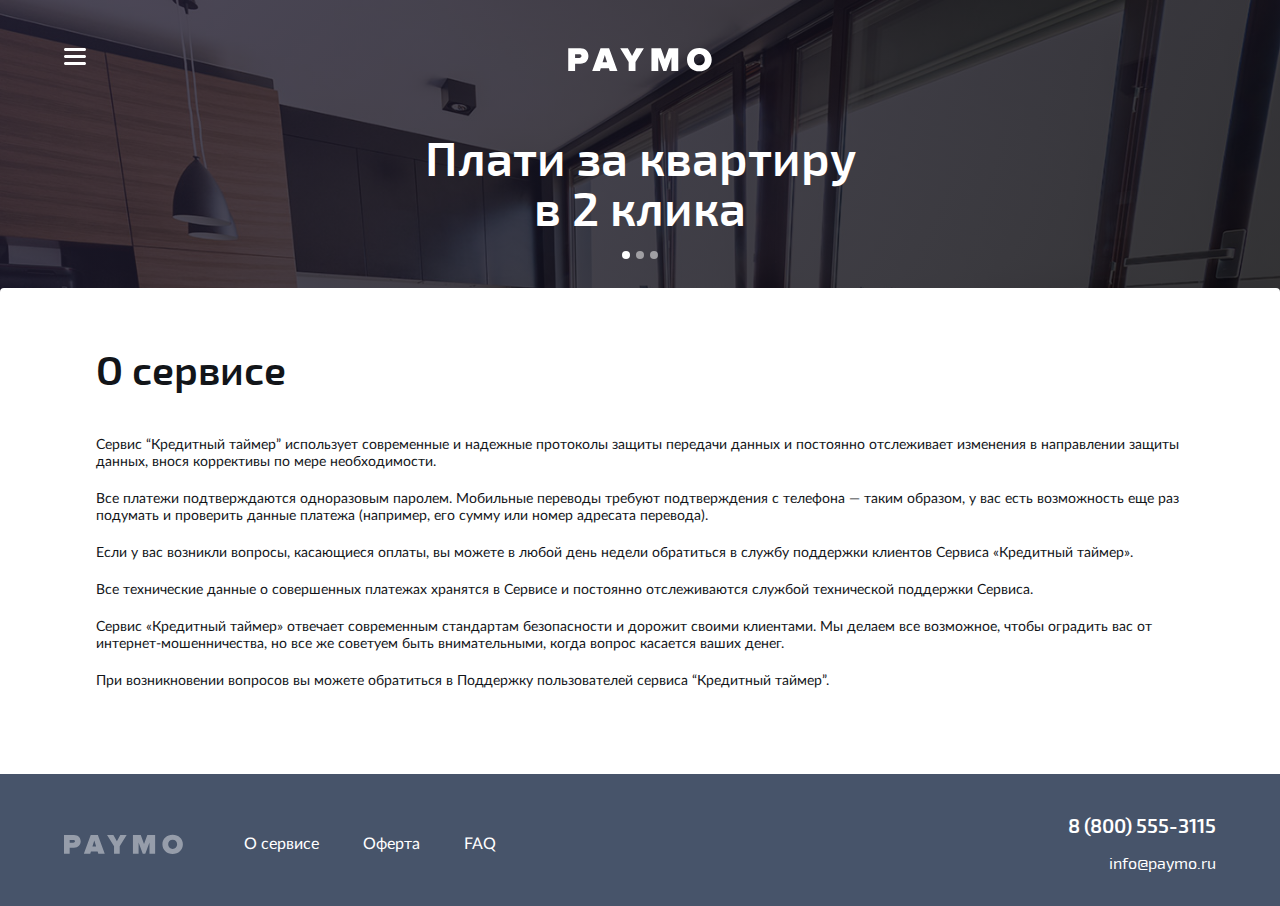
<file: about.html>
<!DOCTYPE>
<html>

  <head>
    <title>Paymo</title>
    <meta http-equiv="Content-type" content="text/html; charset=utf-8" />
  
    <meta name="format-detection" content="telephone=no"/>
    <meta name="viewport" content="width=device-width, initial-scale=1"/>
  
    <link rel="stylesheet" href="styles/build.css"/>
  </head>

  <body>
    <div class="sidemenu">
      <div class="sidemenu-wrapper">
        <div class="sidemenu-close-button"></div>
        <div class="sidemenu-content">
          <ul class="sidemenu-nav">
            <li>ОПЛАТА УСЛУГ
              <ul>
                <li><a href="providers.html">Коммунальные услуги</a></li>
                <li><a href="providers.html">Оплата кредитов</a></li>
                <li><a href="payment_s3_card.html">Переводы с карты на карту</a></li>
                <li><a href="payment_s3_account.html">Переводы с карты на счет</a></li>
              </ul>
            </li>
          </ul>
          <ul class="sidemenu-nav">
            <li>
              <ul>
                <li><a href="about.html">О сервисе</a></li>
                <li><a href="offer.html">Оферта</a></li>
                <li><a href="faq.html">FAQ</a></li>
              </ul>
            </li>
          </ul>
        </div>
        <div class="sidemenu-footer">
          <div class="sidemenu-phone">8 (800) 555-3115</div>
          <div>info@paymo.ru</div>
        </div>
      </div>
    </div>
    <div class="header">
      <div class="menu-button"></div>
      <a href="index.html" class="header-logo"></a>
      <div id="carousel" class="carousel slide" data-ride="carousel" data-interval="2500">
        <ol class="carousel-indicators">
          <li data-target="#carousel" data-slide-to="0" class="active"></li>
          <li data-target="#carousel" data-slide-to="1"></li>
          <li data-target="#carousel" data-slide-to="2"></li>
        </ol>
        <!-- Carousel items -->
        <div class="carousel-inner">
          <div class="active item" data-src="./images/slides/pay-rent.jpg">
            <h1 class="title">Плати за квартиру<br/> в 2 клика</h1>
          </div>
          <div class="item" data-src="./images/slides/pay-loan.jpg">
            <h1 class="title">Погашай кредит<br/> из дома</h1>
          </div>
          <div class="item" data-src="./images/slides/card-transfer.jpg">
            <h1 class="title">Переводи деньги<br/> на любую карту</h1>
          </div>
        </div>
      </div>
    </div>

    <div class="main main__full">
      <div class="content">
        <h1>О сервисе</h1>
        <p>Сервис “Кредитный таймер” использует современные и надежные протоколы защиты передачи данных и постоянно отслеживает изменения в направлении защиты данных, внося коррективы по мере необходимости.</p>
        <p>Все платежи подтверждаются одноразовым паролем. Мобильные переводы требуют подтверждения с телефона — таким образом, у вас есть возможность еще раз подумать и проверить данные платежа (например, его сумму или номер адресата перевода).</p>
        <p>Если у вас возникли вопросы, касающиеся оплаты, вы можете в любой день недели обратиться в службу поддержки клиентов Сервиса «Кредитный таймер».</p>
        <p>Все технические данные о совершенных платежах хранятся в Сервисе и постоянно отслеживаются службой технической поддержки Сервиса.</p>
        <p>Сервис «Кредитный таймер» отвечает современным стандартам безопасности и дорожит своими клиентами. Мы делаем все возможное, чтобы оградить вас от интернет-мошенничества, но все же советуем быть внимательными, когда вопрос касается ваших денег.</p>
        <p>При возникновении вопросов вы можете обратиться в Поддержку пользователей сервиса “Кредитный таймер”.</p>
      </div>
    </div>

    <div class="footer">
      <div class="wrapper">
        <div class="footer-container">
          <ul class="footer-nav">
            <li><a href="about.html">О сервисе</a></li>
            <li><a href="offer.html">Оферта</a></li>
            <li><a href="faq.html">FAQ</a></li>
          </ul>
          <div class="footer-contacts">
            <div class="footer-contacts_phone">8 (800) 555-3115</div>
            <div>info@paymo.ru</div>
          </div>
        </div>
      </div>
    </div>
    <script src="js/build.js"></script>
  </body>
</html>
</file>
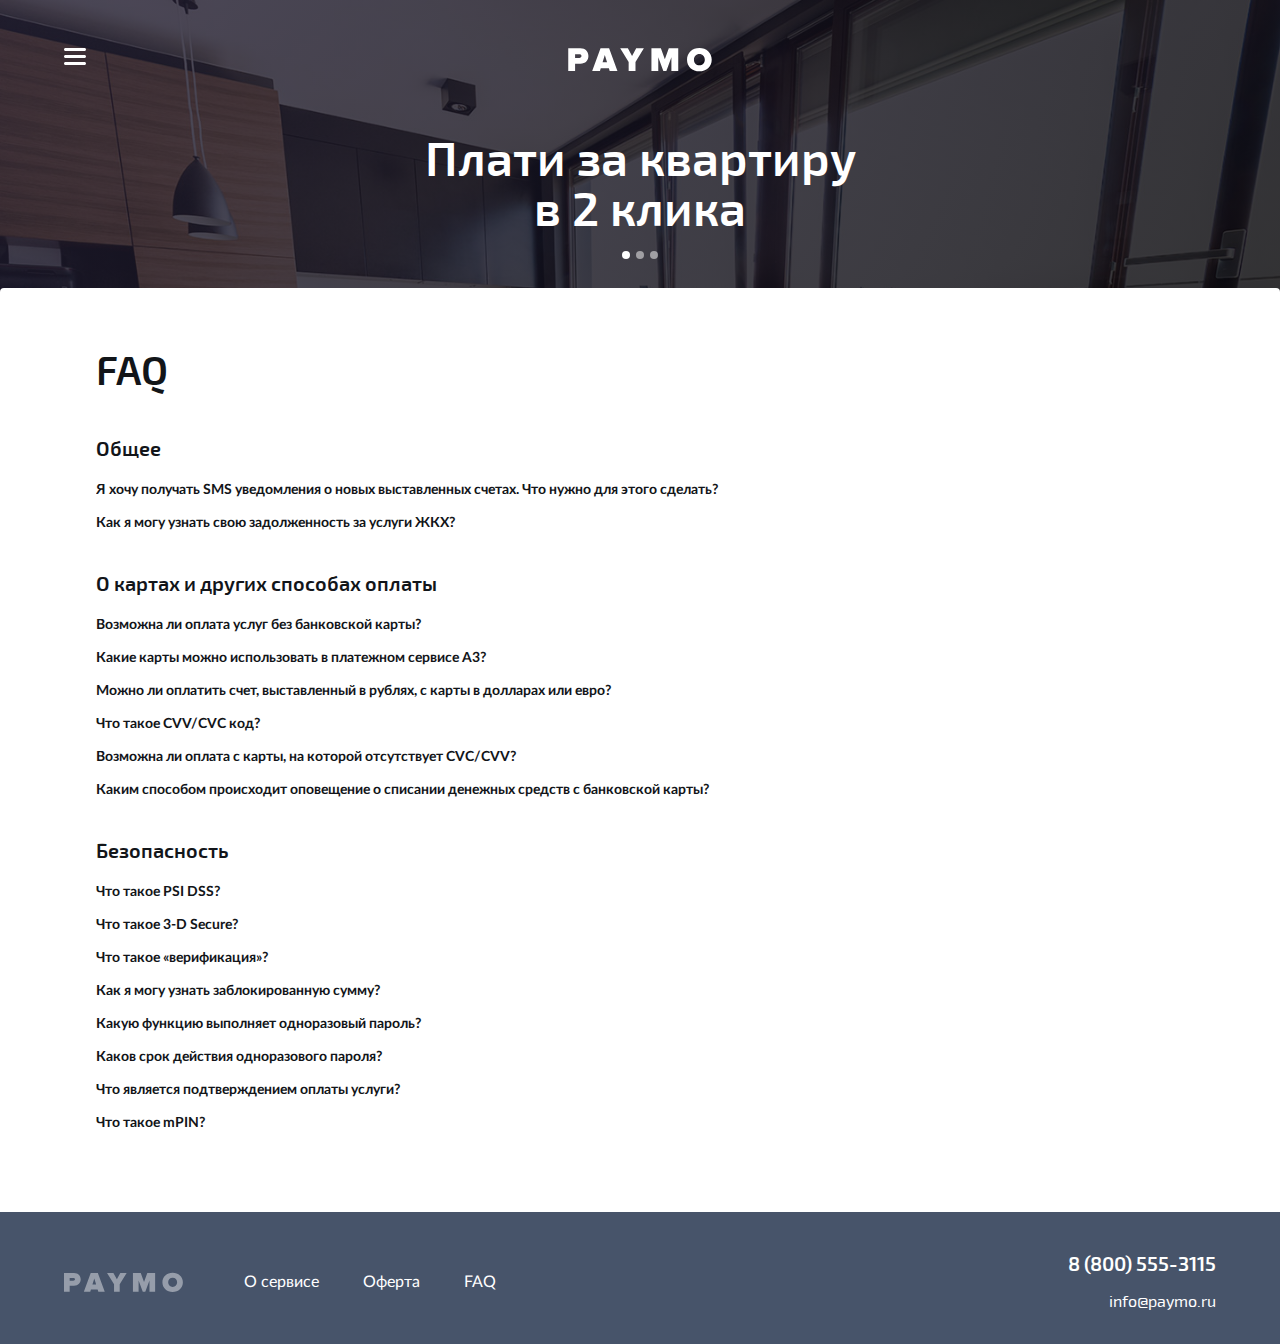
<file: faq.html>
<!DOCTYPE>
<html>

  <head>
    <title>Paymo</title>
    <meta http-equiv="Content-type" content="text/html; charset=utf-8" />
  
    <meta name="format-detection" content="telephone=no"/>
    <meta name="viewport" content="width=device-width, initial-scale=1"/>
  
    <link rel="stylesheet" href="styles/build.css"/>
  </head>

  <body>
    <div class="sidemenu">
      <div class="sidemenu-wrapper">
        <div class="sidemenu-close-button"></div>
        <div class="sidemenu-content">
          <ul class="sidemenu-nav">
            <li>ОПЛАТА УСЛУГ
              <ul>
                <li><a href="providers.html">Коммунальные услуги</a></li>
                <li><a href="providers.html">Оплата кредитов</a></li>
                <li><a href="payment_s3_card.html">Переводы с карты на карту</a></li>
                <li><a href="payment_s3_account.html">Переводы с карты на счет</a></li>
              </ul>
            </li>
          </ul>
          <ul class="sidemenu-nav">
            <li>
              <ul>
                <li><a href="about.html">О сервисе</a></li>
                <li><a href="offer.html">Оферта</a></li>
                <li><a href="faq.html">FAQ</a></li>
              </ul>
            </li>
          </ul>
        </div>
        <div class="sidemenu-footer">
          <div class="sidemenu-phone">8 (800) 555-3115</div>
          <div>info@paymo.ru</div>
        </div>
      </div>
    </div>
    <div class="header">
      <div class="menu-button"></div>
      <a href="index.html" class="header-logo"></a>
      <div id="carousel" class="carousel slide" data-ride="carousel" data-interval="2500">
        <ol class="carousel-indicators">
          <li data-target="#carousel" data-slide-to="0" class="active"></li>
          <li data-target="#carousel" data-slide-to="1"></li>
          <li data-target="#carousel" data-slide-to="2"></li>
        </ol>
        <!-- Carousel items -->
        <div class="carousel-inner">
          <div class="active item" data-src="./images/slides/pay-rent.jpg">
            <h1 class="title">Плати за квартиру<br/> в 2 клика</h1>
          </div>
          <div class="item" data-src="./images/slides/pay-loan.jpg">
            <h1 class="title">Погашай кредит<br/> из дома</h1>
          </div>
          <div class="item" data-src="./images/slides/card-transfer.jpg">
            <h1 class="title">Переводи деньги<br/> на любую карту</h1>
          </div>
        </div>
      </div>
    </div>

    <div class="main main__full">
      <div class="content">
        <h1>FAQ</h1>
        <h4>Общее</h4>
        <div class="accordion-item">
          <div class="accordion-item_title">Я хочу получать SMS уведомления о новых выставленных счетах. Что нужно для этого сделать?</div>
          <div class="accordion-item_content">
            <p>SMS с информацией о новом счете за услуги ЖКХ будут поступать Вам после первой оплаты услуги через платежный сервис А3. Кроме того, информация о новых счетах будет отображаться в Личном кабинете, в разделе «Счета к оплате».</p>
          </div>
        </div>

        <div class="accordion-item">
          <div class="accordion-item_title">Как я могу узнать свою задолженность за услуги ЖКХ?</div>
          <div class="accordion-item_content">
            <p>SMS с информацией о новом счете за услуги ЖКХ будут поступать Вам после первой оплаты услуги через платежный сервис А3. Кроме того, информация о новых счетах будет отображаться в Личном кабинете, в разделе «Счета к оплате».</p>
          </div>
        </div>

        <h4>О картах и других способах оплаты</h4>
        <div class="accordion-item">
          <div class="accordion-item_title">Возможна ли оплата услуг без банковской карты?</div>
          <div class="accordion-item_content">
            <p>SMS с информацией о новом счете за услуги ЖКХ будут поступать Вам после первой оплаты услуги через платежный сервис А3. Кроме того, информация о новых счетах будет отображаться в Личном кабинете, в разделе «Счета к оплате».</p>
          </div>
        </div>
        <div class="accordion-item">
          <div class="accordion-item_title">Какие карты можно использовать в платежном сервисе А3?</div>
          <div class="accordion-item_content">
            <p>SMS с информацией о новом счете за услуги ЖКХ будут поступать Вам после первой оплаты услуги через платежный сервис А3. Кроме того, информация о новых счетах будет отображаться в Личном кабинете, в разделе «Счета к оплате».</p>
          </div>
        </div>
        <div class="accordion-item">
          <div class="accordion-item_title">Можно ли оплатить счет, выставленный в рублях, с карты в долларах или евро?</div>
          <div class="accordion-item_content">
            <p>SMS с информацией о новом счете за услуги ЖКХ будут поступать Вам после первой оплаты услуги через платежный сервис А3. Кроме того, информация о новых счетах будет отображаться в Личном кабинете, в разделе «Счета к оплате».</p>
          </div>
        </div>
        <div class="accordion-item">
          <div class="accordion-item_title">Что такое CVV/CVC код?</div>
          <div class="accordion-item_content">
            <p>SMS с информацией о новом счете за услуги ЖКХ будут поступать Вам после первой оплаты услуги через платежный сервис А3. Кроме того, информация о новых счетах будет отображаться в Личном кабинете, в разделе «Счета к оплате».</p>
          </div>
        </div>
        <div class="accordion-item">
          <div class="accordion-item_title">Возможна ли оплата с карты, на которой отсутствует CVC/CVV?</div>
          <div class="accordion-item_content">
            <p>SMS с информацией о новом счете за услуги ЖКХ будут поступать Вам после первой оплаты услуги через платежный сервис А3. Кроме того, информация о новых счетах будет отображаться в Личном кабинете, в разделе «Счета к оплате».</p>
          </div>
        </div>
        <div class="accordion-item">
          <div class="accordion-item_title">Каким способом происходит оповещение о списании денежных средств с банковской карты?</div>
          <div class="accordion-item_content">
            <p>SMS с информацией о новом счете за услуги ЖКХ будут поступать Вам после первой оплаты услуги через платежный сервис А3. Кроме того, информация о новых счетах будет отображаться в Личном кабинете, в разделе «Счета к оплате».</p>
          </div>
        </div>

        <h4>Безопасность</h4>
        <div class="accordion-item">
          <div class="accordion-item_title">Что такое PSI DSS?</div>
          <div class="accordion-item_content">
            <p>SMS с информацией о новом счете за услуги ЖКХ будут поступать Вам после первой оплаты услуги через платежный сервис А3. Кроме того, информация о новых счетах будет отображаться в Личном кабинете, в разделе «Счета к оплате».</p>
          </div>
        </div>
        <div class="accordion-item">
          <div class="accordion-item_title">Что такое 3-D Secure?</div>
          <div class="accordion-item_content">
            <p>SMS с информацией о новом счете за услуги ЖКХ будут поступать Вам после первой оплаты услуги через платежный сервис А3. Кроме того, информация о новых счетах будет отображаться в Личном кабинете, в разделе «Счета к оплате».</p>
          </div>
        </div>
        <div class="accordion-item">
          <div class="accordion-item_title">Что такое «верификация»?</div>
          <div class="accordion-item_content">
            <p>SMS с информацией о новом счете за услуги ЖКХ будут поступать Вам после первой оплаты услуги через платежный сервис А3. Кроме того, информация о новых счетах будет отображаться в Личном кабинете, в разделе «Счета к оплате».</p>
          </div>
        </div>
        <div class="accordion-item">
          <div class="accordion-item_title">Как я могу узнать заблокированную сумму?</div>
          <div class="accordion-item_content">
            <p>SMS с информацией о новом счете за услуги ЖКХ будут поступать Вам после первой оплаты услуги через платежный сервис А3. Кроме того, информация о новых счетах будет отображаться в Личном кабинете, в разделе «Счета к оплате».</p>
          </div>
        </div>
        <div class="accordion-item">
          <div class="accordion-item_title">Какую функцию выполняет одноразовый пароль?</div>
          <div class="accordion-item_content">
            <p>SMS с информацией о новом счете за услуги ЖКХ будут поступать Вам после первой оплаты услуги через платежный сервис А3. Кроме того, информация о новых счетах будет отображаться в Личном кабинете, в разделе «Счета к оплате».</p>
          </div>
        </div>
        <div class="accordion-item">
          <div class="accordion-item_title">Каков срок действия одноразового пароля?</div>
          <div class="accordion-item_content">
            <p>SMS с информацией о новом счете за услуги ЖКХ будут поступать Вам после первой оплаты услуги через платежный сервис А3. Кроме того, информация о новых счетах будет отображаться в Личном кабинете, в разделе «Счета к оплате».</p>
          </div>
        </div>
        <div class="accordion-item">
          <div class="accordion-item_title">Что является подтверждением оплаты услуги?</div>
          <div class="accordion-item_content">
            <p>SMS с информацией о новом счете за услуги ЖКХ будут поступать Вам после первой оплаты услуги через платежный сервис А3. Кроме того, информация о новых счетах будет отображаться в Личном кабинете, в разделе «Счета к оплате».</p>
          </div>
        </div>
        <div class="accordion-item">
          <div class="accordion-item_title">Что такое mPIN?</div>
          <div class="accordion-item_content">
            <p>SMS с информацией о новом счете за услуги ЖКХ будут поступать Вам после первой оплаты услуги через платежный сервис А3. Кроме того, информация о новых счетах будет отображаться в Личном кабинете, в разделе «Счета к оплате».</p>
          </div>
        </div>
      </div>
    </div>

    <div class="footer">
      <div class="wrapper">
        <div class="footer-container">
          <ul class="footer-nav">
            <li><a href="about.html">О сервисе</a></li>
            <li><a href="offer.html">Оферта</a></li>
            <li><a href="faq.html">FAQ</a></li>
          </ul>
          <div class="footer-contacts">
            <div class="footer-contacts_phone">8 (800) 555-3115</div>
            <div>info@paymo.ru</div>
          </div>
        </div>
      </div>
    </div>
    <script src="js/build.js"></script>
  </body>
</html>
</file>
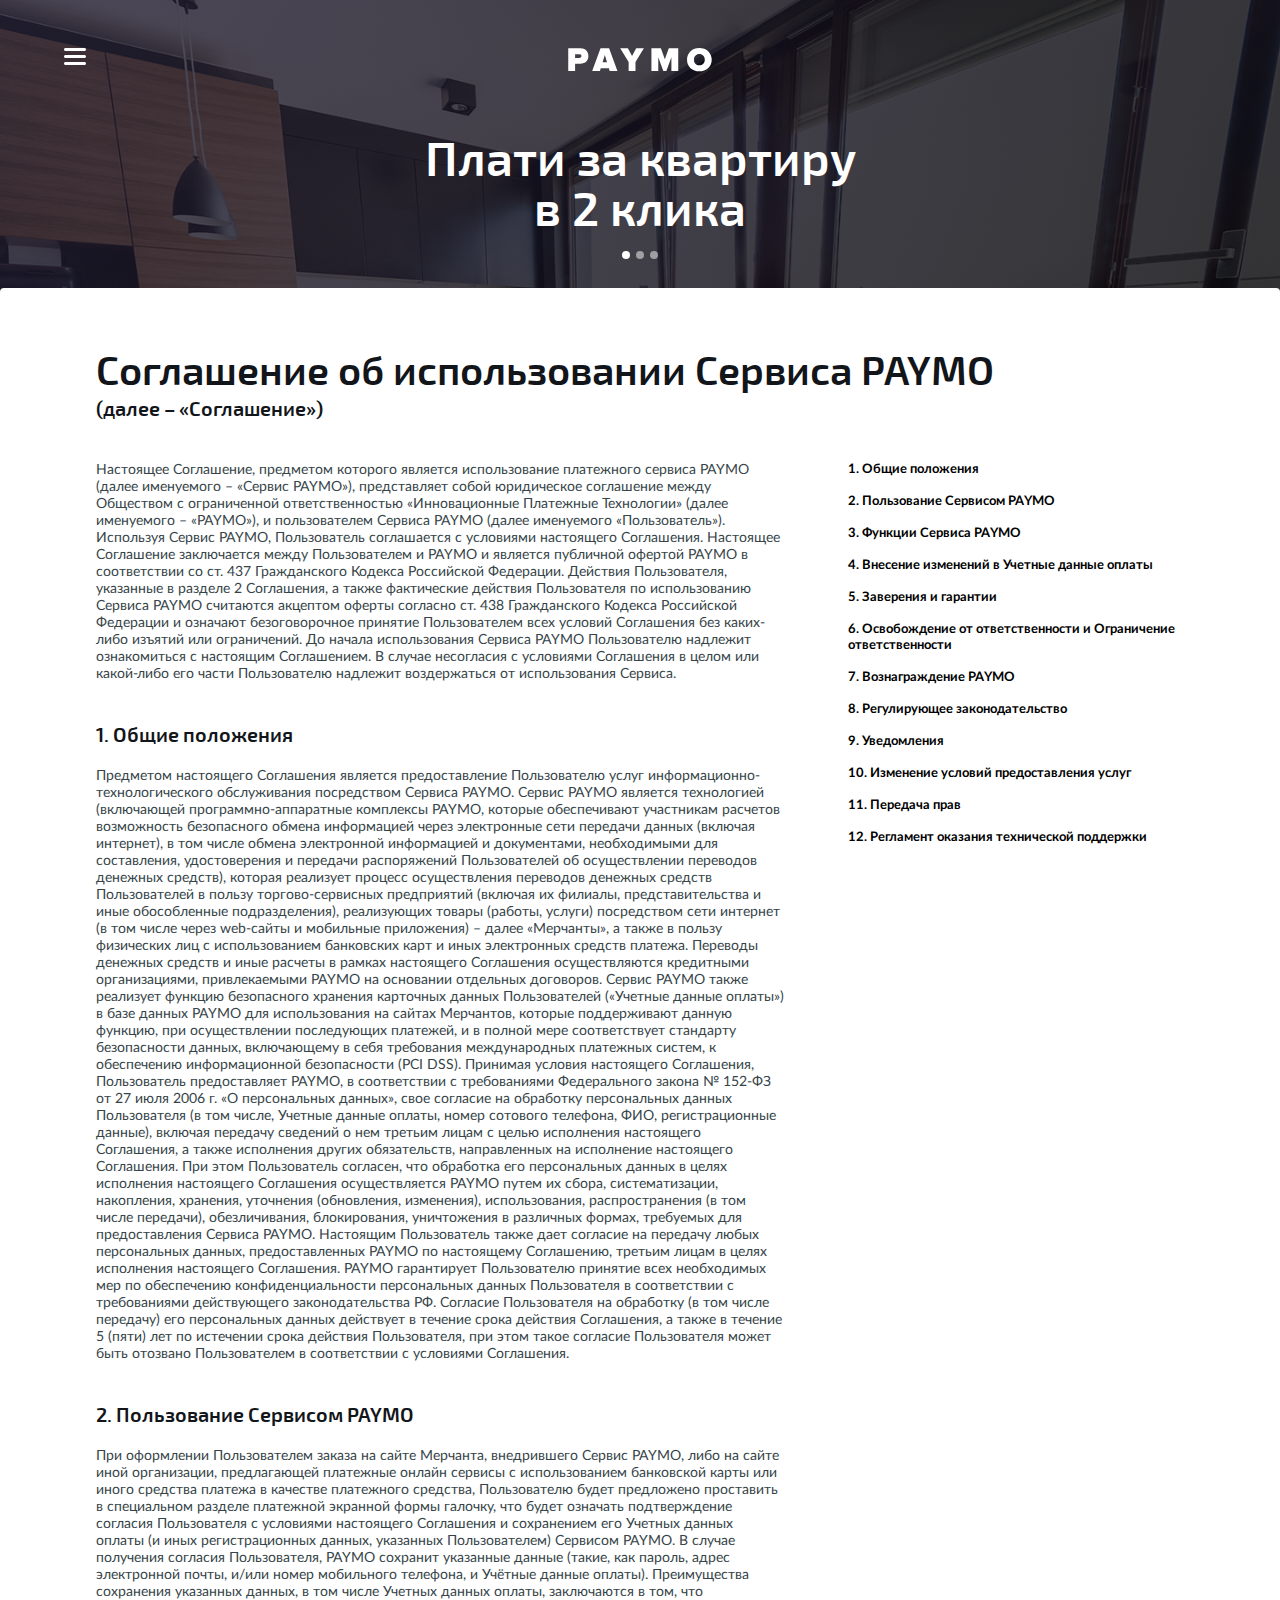
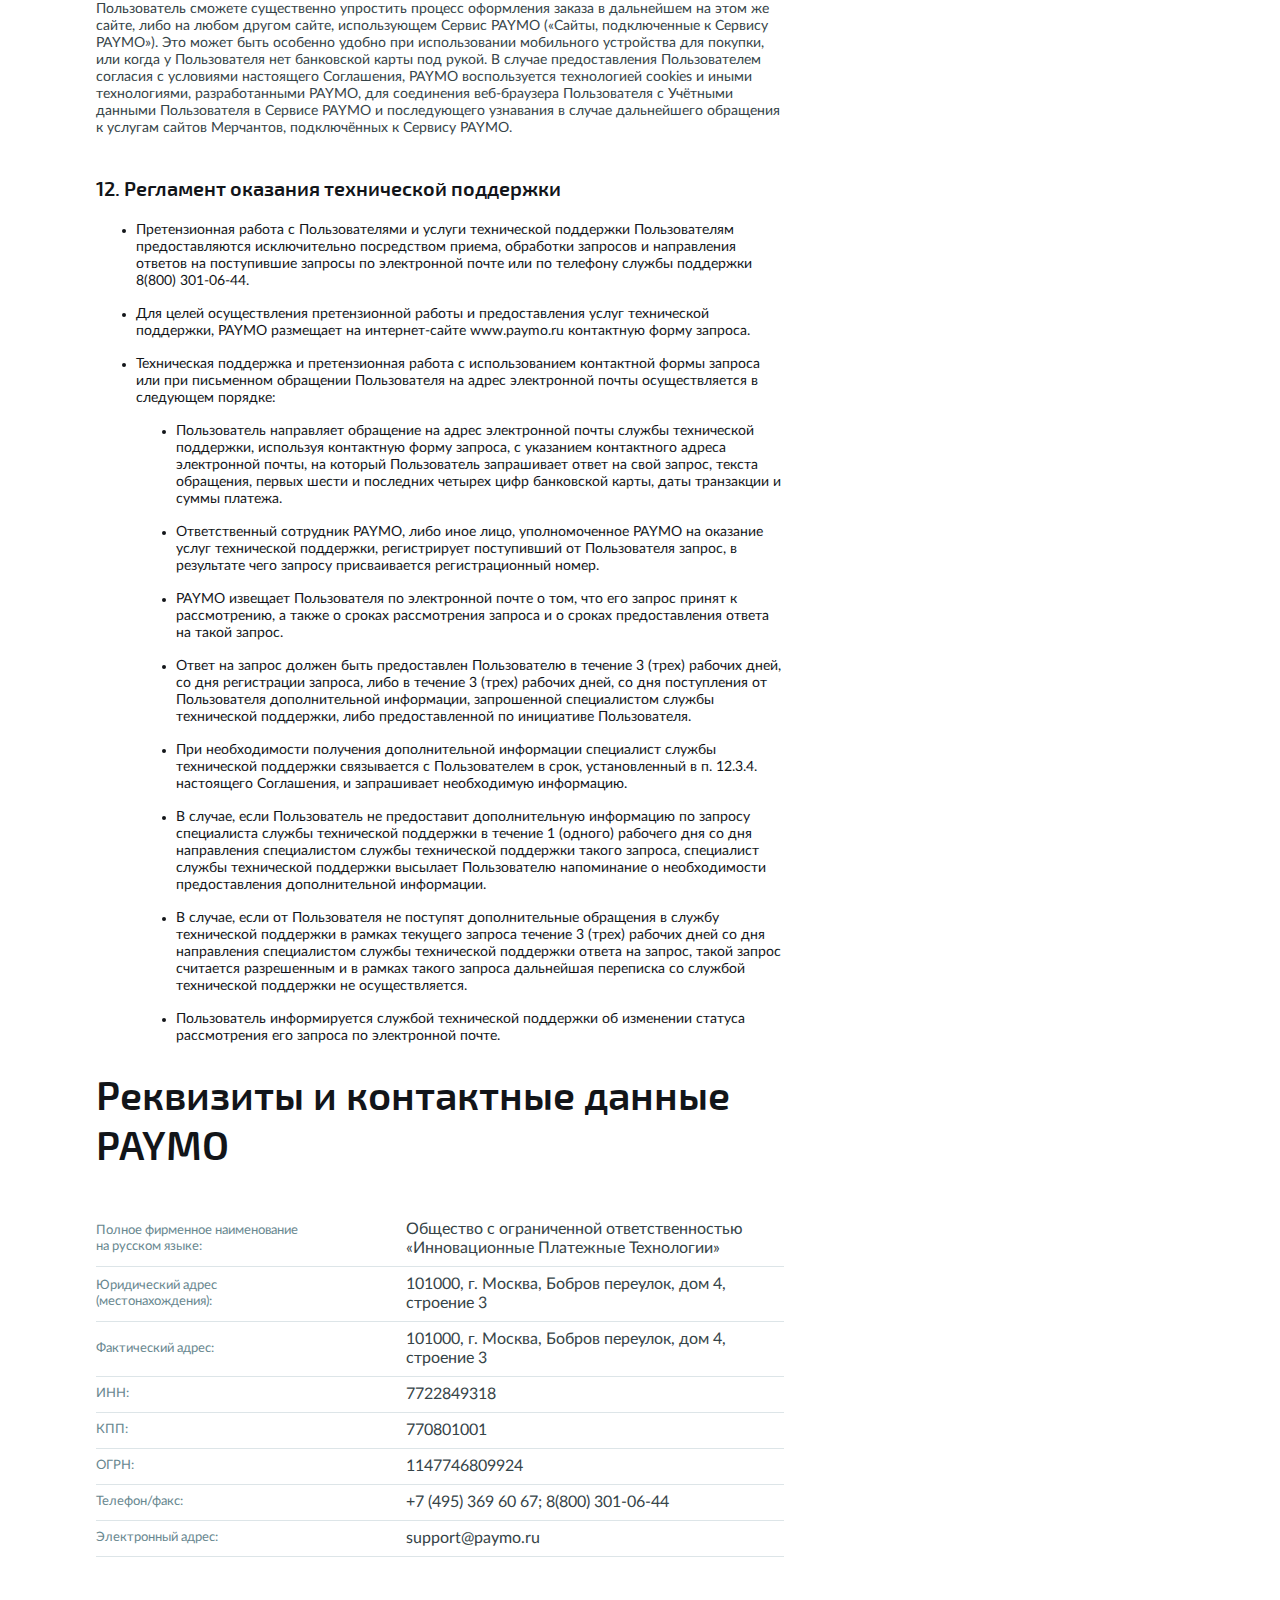
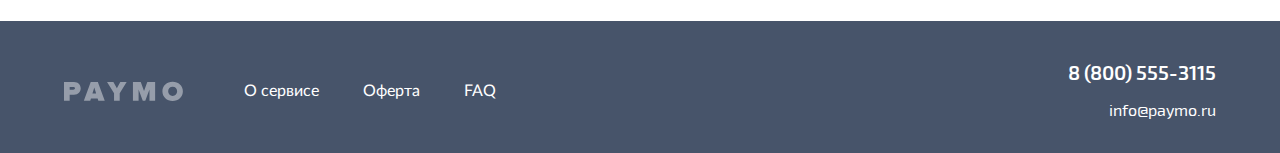
<file: offer.html>
<!DOCTYPE>
<html>

  <head>
    <title>Paymo</title>
    <meta http-equiv="Content-type" content="text/html; charset=utf-8" />
  
    <meta name="format-detection" content="telephone=no"/>
    <meta name="viewport" content="width=device-width, initial-scale=1"/>
  
    <link rel="stylesheet" href="styles/build.css"/>
  </head>

  <body>
    <div class="sidemenu">
      <div class="sidemenu-wrapper">
        <div class="sidemenu-close-button"></div>
        <div class="sidemenu-content">
          <ul class="sidemenu-nav">
            <li>ОПЛАТА УСЛУГ
              <ul>
                <li><a href="providers.html">Коммунальные услуги</a></li>
                <li><a href="providers.html">Оплата кредитов</a></li>
                <li><a href="payment_s3_card.html">Переводы с карты на карту</a></li>
                <li><a href="payment_s3_account.html">Переводы с карты на счет</a></li>
              </ul>
            </li>
          </ul>
          <ul class="sidemenu-nav">
            <li>
              <ul>
                <li><a href="about.html">О сервисе</a></li>
                <li><a href="offer.html">Оферта</a></li>
                <li><a href="faq.html">FAQ</a></li>
              </ul>
            </li>
          </ul>
        </div>
        <div class="sidemenu-footer">
          <div class="sidemenu-phone">8 (800) 555-3115</div>
          <div>info@paymo.ru</div>
        </div>
      </div>
    </div>
    <div class="header">
      <div class="menu-button"></div>
      <a href="index.html" class="header-logo"></a>
      <div id="carousel" class="carousel slide" data-ride="carousel" data-interval="2500">
        <ol class="carousel-indicators">
          <li data-target="#carousel" data-slide-to="0" class="active"></li>
          <li data-target="#carousel" data-slide-to="1"></li>
          <li data-target="#carousel" data-slide-to="2"></li>
        </ol>
        <!-- Carousel items -->
        <div class="carousel-inner">
          <div class="active item" data-src="./images/slides/pay-rent.jpg">
            <h1 class="title">Плати за квартиру<br/> в 2 клика</h1>
          </div>
          <div class="item" data-src="./images/slides/pay-loan.jpg">
            <h1 class="title">Погашай кредит<br/> из дома</h1>
          </div>
          <div class="item" data-src="./images/slides/card-transfer.jpg">
            <h1 class="title">Переводи деньги<br/> на любую карту</h1>
          </div>
        </div>
      </div>
    </div>

    <div class="main main__full">
      <div class="content">
        <h1>Cоглашение об использовании Сервиса PAYMO<span>(далее – «Соглашение»)</span></h1>
        <ul class="content-menu">
          <li><a href="#common">1. Общие положения</a></li>
          <li><a href="#usage">2. Пользование Сервисом PAYMO</a></li>
          <li><a href="#">3. Функции Сервиса PAYMO</a></li>
          <li><a href="#">4. Внесение изменений в Учетные данные оплаты</a></li>
          <li><a href="#">5. Заверения и гарантии</a></li>
          <li><a href="#">6. Освобождение от ответственности и Ограничение ответственности</a></li>
          <li><a href="#">7. Вознаграждение PAYMO</a></li>
          <li><a href="#">8. Регулирующее законодательство</a></li>
          <li><a href="#">9. Уведомления</a></li>
          <li><a href="#">10. Изменение условий предоставления услуг</a></li>
          <li><a href="#">11. Передача прав</a></li>
          <li><a href="#">12. Регламент оказания технической поддержки</a></li>
        </ul>
        <div class="content-wrapper">
          <p>Настоящее Соглашение, предметом которого является использование платежного сервиса PAYMO (далее именуемого – «Сервис PAYMO»), представляет собой  юридическое соглашение между Обществом с ограниченной ответственностью «Инновационные Платежные Технологии» (далее именуемого – «PAYMO»), и пользователем Сервиса PAYMO (далее именуемого «Пользователь»). Используя Сервис PAYMO, Пользователь соглашается с условиями настоящего Соглашения.
             Настоящее Соглашение заключается между Пользователем и PAYMO и является публичной офертой PAYMO в соответствии со ст. 437 Гражданского Кодекса Российской Федерации. Действия Пользователя, указанные в разделе 2 Соглашения, а также фактические действия Пользователя по использованию Сервиса PAYMO считаются акцептом оферты согласно ст. 438 Гражданского Кодекса Российской Федерации и означают безоговорочное принятие Пользователем всех условий Соглашения без каких-либо изъятий или ограничений.
             До начала использования Сервиса PAYMO Пользователю надлежит ознакомиться с настоящим Соглашением. В случае несогласия с условиями Соглашения в целом или какой-либо его части Пользователю надлежит воздержаться от использования Сервиса.</p>

          <h4 id="common">1. Общие положения</h4>
          <p>Предметом настоящего Соглашения является предоставление Пользователю услуг информационно-технологического обслуживания посредством Сервиса PAYMO.
              Сервис PAYMO является технологией (включающей программно-аппаратные комплексы PAYMO, которые обеспечивают участникам расчетов возможность безопасного обмена информацией через электронные сети передачи данных (включая интернет), в том числе обмена электронной информацией и документами, необходимыми для составления, удостоверения и передачи распоряжений Пользователей об осуществлении переводов денежных средств), которая реализует процесс осуществления переводов денежных средств Пользователей в пользу торгово-сервисных предприятий (включая их филиалы, представительства и иные обособленные подразделения), реализующих товары (работы, услуги) посредством сети интернет (в том числе через web-сайты и мобильные приложения) – далее «Мерчанты», а также в пользу физических лиц с использованием банковских карт и иных электронных средств платежа.
              Переводы денежных средств и иные расчеты в рамках настоящего Соглашения осуществляются кредитными организациями, привлекаемыми PAYMO на основании отдельных договоров.
              Сервис PAYMO также реализует функцию безопасного хранения карточных данных Пользователей («Учетные данные оплаты») в базе данных PAYMO для использования на сайтах Мерчантов, которые поддерживают данную функцию, при осуществлении последующих платежей, и в полной мере соответствует стандарту безопасности данных, включающему в себя требования международных платежных систем, к обеспечению информационной безопасности (PCI DSS).
              Принимая условия настоящего Соглашения, Пользователь предоставляет PAYMO, в соответствии с требованиями Федерального закона № 152-ФЗ от 27 июля 2006 г. «О персональных данных», свое согласие на обработку персональных данных Пользователя (в том числе, Учетные данные оплаты, номер сотового телефона, ФИО, регистрационные данные), включая передачу сведений о нем третьим лицам с целью исполнения настоящего Соглашения, а также исполнения других обязательств, направленных на исполнение настоящего Соглашения. При этом Пользователь согласен, что обработка его персональных данных в целях исполнения настоящего Соглашения осуществляется PAYMO путем их сбора, систематизации, накопления, хранения, уточнения (обновления, изменения), использования, распространения (в том числе передачи), обезличивания, блокирования, уничтожения в различных формах, требуемых для предоставления Сервиса PAYMO.
              Настоящим Пользователь также дает согласие на передачу любых персональных данных, предоставленных PAYMO по настоящему Соглашению, третьим лицам в целях исполнения настоящего Соглашения.
              PAYMO гарантирует Пользователю принятие всех необходимых мер по обеспечению конфиденциальности персональных данных Пользователя в соответствии с требованиями действующего законодательства РФ. Согласие Пользователя на обработку (в том числе передачу) его персональных данных действует в течение срока действия Соглашения, а также в течение 5 (пяти) лет по истечении срока действия Пользователя, при этом такое согласие Пользователя может быть отозвано Пользователем в соответствии с условиями Соглашения. </p>

          <h4 id="usage">2. Пользование Сервисом PAYMO</h4>
          <p>При оформлении Пользователем заказа на сайте Мерчанта, внедрившего Сервис PAYMO, либо на сайте иной организации, предлагающей платежные онлайн сервисы с использованием банковской карты или иного средства платежа в качестве платежного средства, Пользователю будет предложено проставить в специальном разделе платежной экранной формы галочку, что будет означать подтверждение согласия Пользователя с условиями настоящего Соглашения и сохранением его Учетных данных оплаты (и иных регистрационных данных, указанных Пользователем) Сервисом PAYMO. В случае получения согласия Пользователя, PAYMO сохранит указанные данные (такие, ​​как пароль, адрес электронной почты, и/или номер мобильного телефона, и Учётные данные оплаты). Преимущества сохранения указанных данных, в том числе Учетных данных оплаты, заключаются в том, что Пользователь сможете существенно упростить процесс оформления заказа в дальнейшем на этом же сайте, либо на любом другом сайте, использующем Сервис PAYMO («Сайты, подключенные к Сервису  PAYMO»). Это может быть особенно удобно при использовании мобильного устройства для покупки, или когда у Пользователя нет банковской карты под рукой.
             В случае предоставления Пользователем согласия с условиями настоящего Соглашения,  PAYMO воспользуется технологией cookies и иными технологиями, разработанными PAYMO, для соединения веб-браузера Пользователя с Учётными данными Пользователя в Сервисе PAYMO и последующего узнавания в случае дальнейшего обращения к услугам сайтов Мерчантов, подключённых к Сервису PAYMO. </p>

          <h4>12. Регламент оказания технической поддержки</h4>
          <p>
          <ul>
            <li>Претензионная работа с Пользователями и услуги технической поддержки Пользователям предоставляются исключительно посредством приема, обработки запросов и направления ответов на поступившие запросы по электронной почте или по телефону службы поддержки 8(800) 301-06-44.</li>
            <li> Для целей осуществления претензионной работы и предоставления услуг технической поддержки, PAYMO размещает на интернет-сайте www.paymo.ru  контактную форму запроса.</li>
            <li>
              Техническая поддержка и претензионная работа с использованием контактной формы запроса или при письменном обращении Пользователя на адрес электронной почты осуществляется в следующем порядке:
              <ul>
                <li>Пользователь направляет обращение на адрес электронной почты службы технической поддержки,   используя контактную форму запроса, с указанием контактного адреса электронной почты, на который  Пользователь запрашивает ответ на свой запрос, текста обращения, первых шести и последних четырех цифр  банковской карты, даты транзакции и суммы платежа.</li>
                <li>Ответственный сотрудник PAYMO, либо иное лицо, уполномоченное PAYMO на оказание услуг  технической поддержки, регистрирует поступивший от Пользователя запрос, в результате чего запросу   присваивается регистрационный номер.</li>
                <li>PAYMO извещает Пользователя по электронной почте о том, что его запрос принят к рассмотрению, а  также о сроках рассмотрения запроса и о сроках предоставления ответа на такой запрос.</li>
                <li>Ответ на запрос должен быть предоставлен Пользователю в течение 3 (трех) рабочих дней, со дня  регистрации запроса, либо в течение 3 (трех) рабочих дней, со дня поступления от Пользователя   дополнительной информации, запрошенной специалистом службы технической поддержки, либо  предоставленной по инициативе Пользователя.</li>
                <li>При необходимости получения дополнительной информации специалист службы технической  поддержки связывается с Пользователем в срок, установленный в п. 12.3.4. настоящего Соглашения, и   запрашивает необходимую информацию.</li>
                <li>В случае, если Пользователь не предоставит дополнительную информацию по запросу специалиста  службы технической поддержки в течение 1 (одного) рабочего дня со дня направления специалистом  службы технической поддержки такого запроса, специалист службы технической поддержки высылает   Пользователю напоминание о необходимости предоставления дополнительной информации.</li>
                <li>В случае, если от Пользователя не поступят дополнительные обращения в службу технической   поддержки в рамках текущего запроса течение 3 (трех) рабочих дней со дня направления специалистом   службы технической поддержки ответа на запрос, такой запрос считается разрешенным и в рамках такого   запроса дальнейшая переписка со службой технической поддержки не осуществляется.</li>
                <li>Пользователь информируется службой технической поддержки об изменении статуса рассмотрения   его запроса по электронной почте.</li>
              </ul>
            </li>
          </ul>
          </p>
          <h1>Реквизиты и контактные данные PAYMO</h1>
          <div class="bank-info">
            <div class="bank-info-item">
              <div class="bank-info-item_name">Полное фирменное наименование на русском языке:</div>
              <div class="bank-info-item_value">Общество с ограниченной ответственностью «Инновационные Платежные Технологии»</div>
            </div>
            <div class="bank-info-item">
              <div class="bank-info-item_name">Юридический адрес (местонахождения):</div>
              <div class="bank-info-item_value">101000, г. Москва, Бобров переулок, дом 4, строение 3</div>
            </div>
            <div class="bank-info-item">
              <div class="bank-info-item_name">Фактический адрес:</div>
              <div class="bank-info-item_value">101000, г. Москва, Бобров переулок, дом 4, строение 3</div>
            </div>
            <div class="bank-info-item">
              <div class="bank-info-item_name">ИНН:</div>
              <div class="bank-info-item_value">7722849318</div>
            </div>
            <div class="bank-info-item">
              <div class="bank-info-item_name">КПП:</div>
              <div class="bank-info-item_value">770801001</div>
            </div>
            <div class="bank-info-item">
              <div class="bank-info-item_name">ОГРН:</div>
              <div class="bank-info-item_value">1147746809924</div>
            </div>
            <div class="bank-info-item">
              <div class="bank-info-item_name">Телефон/факс:</div>
              <div class="bank-info-item_value">+7 (495) 369 60 67;  8(800) 301-06-44 </div>
            </div>
            <div class="bank-info-item">
              <div class="bank-info-item_name">Электронный адрес:</div>
              <div class="bank-info-item_value">support@paymo.ru</div>
            </div>
          </div>
        </div>
      </div>
    </div>

    <div class="footer">
      <div class="wrapper">
        <div class="footer-container">
          <ul class="footer-nav">
            <li><a href="about.html">О сервисе</a></li>
            <li><a href="offer.html">Оферта</a></li>
            <li><a href="faq.html">FAQ</a></li>
          </ul>
          <div class="footer-contacts">
            <div class="footer-contacts_phone">8 (800) 555-3115</div>
            <div>info@paymo.ru</div>
          </div>
        </div>
      </div>
    </div>
    <script src="js/build.js"></script>
  </body>
</html>
</file>
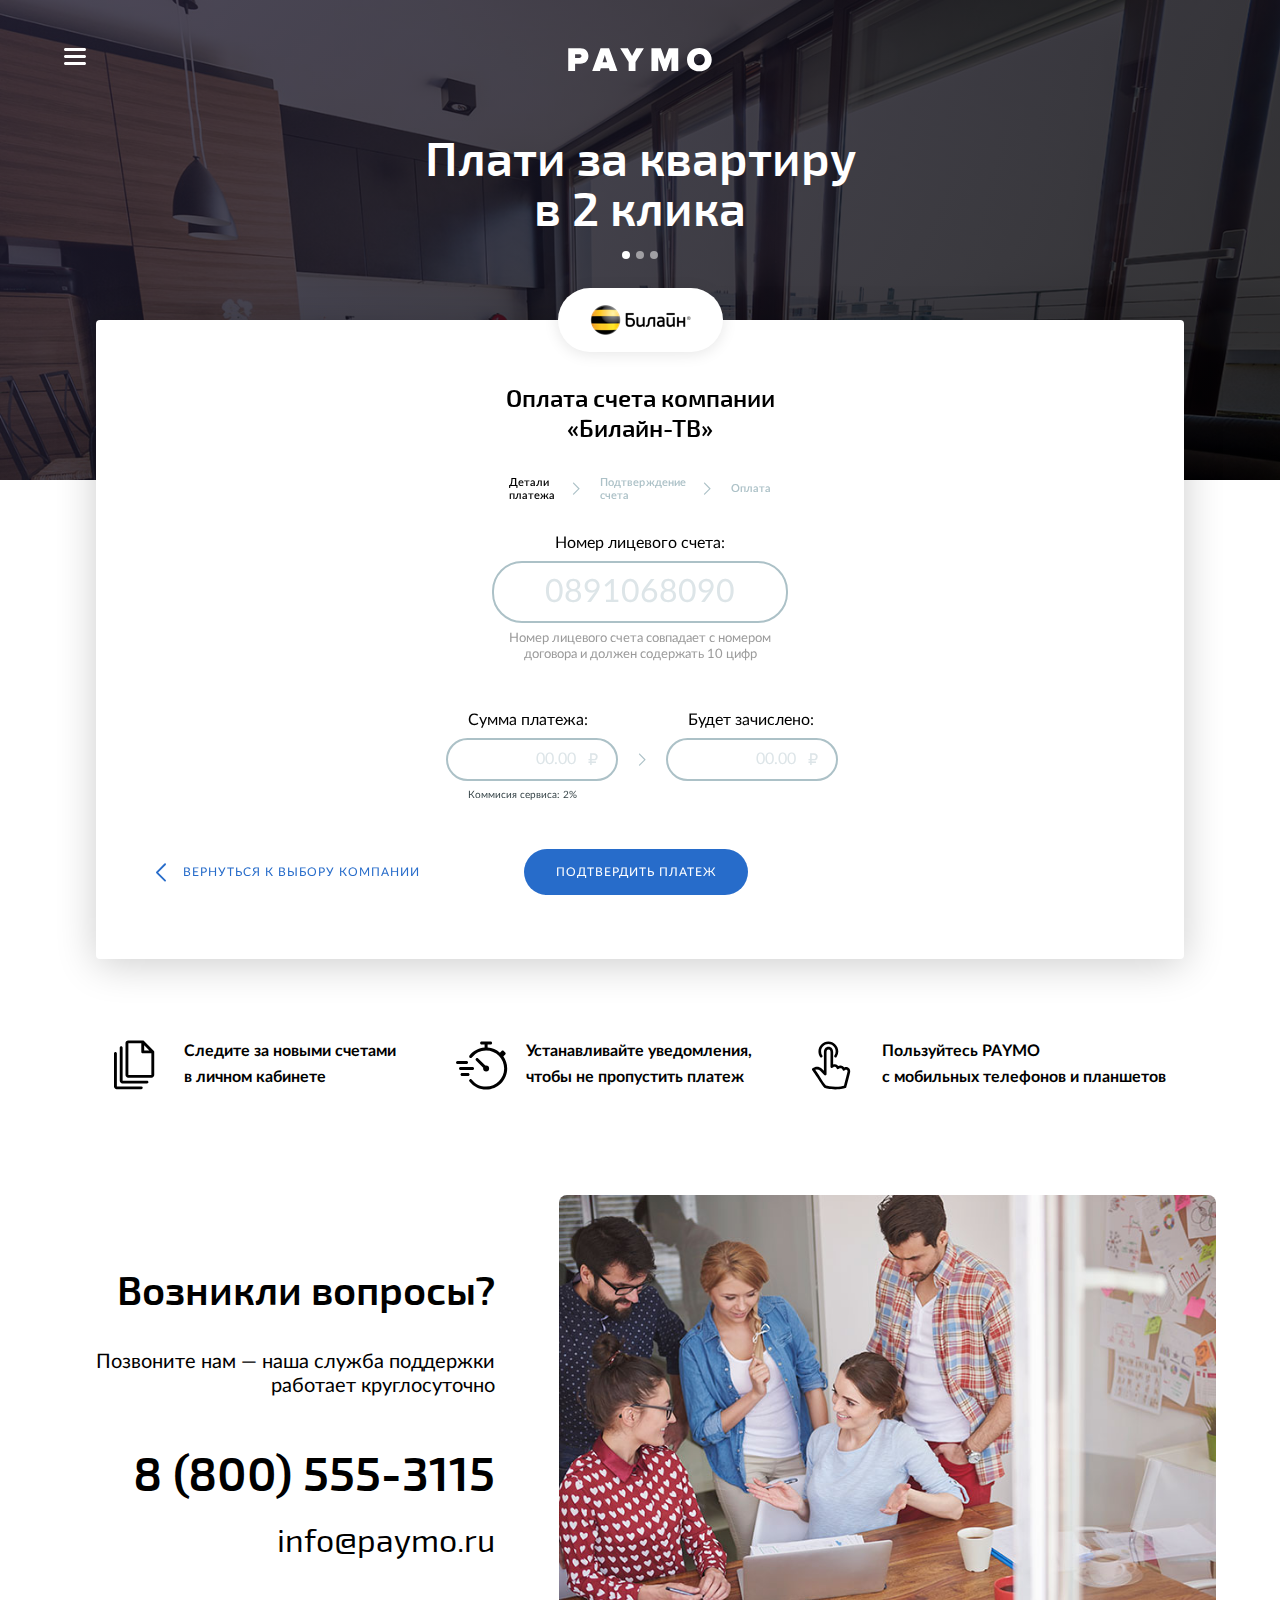
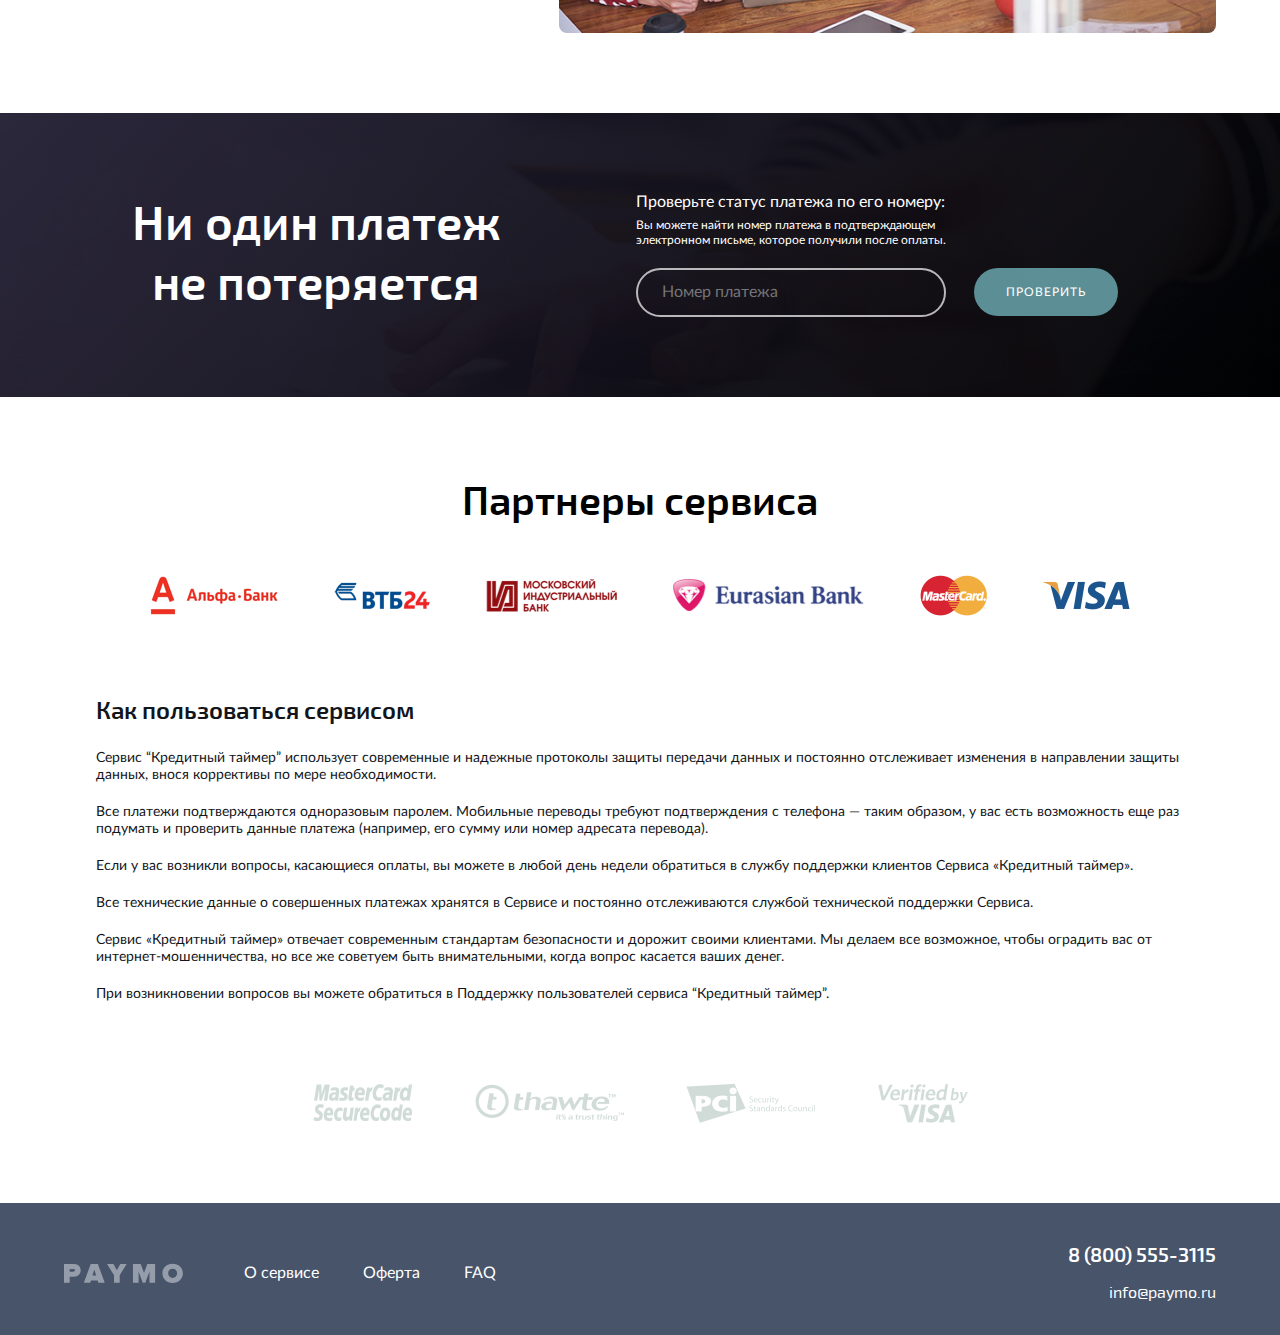
<file: payment_s1.html>
<!DOCTYPE>
<html>
  <head>
    <title>Paymo</title>
    <meta http-equiv="Content-type" content="text/html; charset=utf-8" />
  
    <meta name="format-detection" content="telephone=no"/>
    <meta name="viewport" content="width=device-width, initial-scale=1"/>
  
    <link rel="stylesheet" href="styles/build.css"/>
  </head>
  <body>
    <div class="sidemenu">
      <div class="sidemenu-wrapper">
        <div class="sidemenu-close-button"></div>
        <div class="sidemenu-content">
          <ul class="sidemenu-nav">
            <li>ОПЛАТА УСЛУГ
              <ul>
                <li><a href="providers.html">Коммунальные услуги</a></li>
                <li><a href="providers.html">Оплата кредитов</a></li>
                <li><a href="payment_s3_card.html">Переводы с карты на карту</a></li>
                <li><a href="payment_s3_account.html">Переводы с карты на счет</a></li>
              </ul>
            </li>
          </ul>
          <ul class="sidemenu-nav">
            <li>
              <ul>
                <li><a href="about.html">О сервисе</a></li>
                <li><a href="offer.html">Оферта</a></li>
                <li><a href="faq.html">FAQ</a></li>
              </ul>
            </li>
          </ul>
        </div>
        <div class="sidemenu-footer">
          <div class="sidemenu-phone">8 (800) 555-3115</div>
          <div>info@paymo.ru</div>
        </div>
      </div>
    </div>

    <div class="header">
      <div class="menu-button"></div>
      <a href="index.html" class="header-logo"></a>
      <div id="carousel" class="carousel slide" data-ride="carousel" data-interval="2500">
        <ol class="carousel-indicators">
          <li data-target="#carousel" data-slide-to="0" class="active"></li>
          <li data-target="#carousel" data-slide-to="1"></li>
          <li data-target="#carousel" data-slide-to="2"></li>
        </ol>
        <!-- Carousel items -->
        <div class="carousel-inner">
          <div class="active item" data-src="./images/slides/pay-rent.jpg">
            <h1 class="title">Плати за квартиру<br/> в 2 клика</h1>
          </div>
          <div class="item" data-src="./images/slides/pay-loan.jpg">
            <h1 class="title">Погашай кредит<br/> из дома</h1>
          </div>
          <div class="item" data-src="./images/slides/card-transfer.jpg">
            <h1 class="title">Переводи деньги<br/> на любую карту</h1>
          </div>
        </div>
      </div>
    </div>

    <div class="section main main__haslogo">
      <div class="provider-logo">
        <div class="provider-logo-wrapper">
          <img src="images/providers/beeline.png" alt=""/>
        </div>
      </div>

      <div class="payment">
        <h4>Оплата счета компании <br> «Билайн-ТВ» </h4>
        <div class="payment-process">
          <div class="payment-process-step current">Детали <br> платежа</div>
          <div class="payment-process-step ">Подтверждение <br> счета</div>
          <div class="payment-process-step">Оплата</div>
        </div>
        <form class="payment-form" action="payment_s2.html">
          <div class="field field__master">
            <label for="accountId">Номер лицевого счета:</label>
            <div class="field-input">
              <input type="text" name="accountId" id="accountId" maxLength="10" data-val="true" data-val-required="Введите номер лицевого счета" data-val-regex="Неправильно введен номер лицевого счета" data-val-regex-pattern="^\d{10}$" placeholder="0891068090">
            </div>
            <div class="field-error" data-valmsg-for="accountId" data-valmsg-replace="true">Неправильно введен номер лицевого счета</div>
            <div class="field-description">Номер лицевого счета совпадает с номером договора и должен содержать 10 цифр</div>
          </div>
      
          <div class="field-group field-group__amount">
            <div class="field field__amount">
              <label for="amount">Сумма платежа:</label>
              <div class="field-input">
                <input type="number" name="amount" id="amount" placeholder="00.00" data-val="true" data-val-required>
                <div class="field-currency">₽</div>
              </div>
              <div class="field-description">Коммисия сервиса: 2%</div>
            </div>
            <div class="field field__amount">
              <label for="receivedAmount">Будет зачислено:</label>
              <div class="field-input">
                <input type="number" name="receivedAmount" id="receivedAmount" placeholder="00.00">
                <div class="field-currency">₽</div>
              </div>
            </div>
          </div>
      
          <div class="button-panel">
            <div class="button-wrapper"><a href="providers.html" class="button button__back">Вернуться к выбору компании</a></div>
            <div class="button-wrapper"><input class="button" type="submit" value="Подтвердить платеж"></div>
          </div>
        </form>
      </div>
    </div>

    <div class="section features">
      <div class="wrapper">
        <div class="features-list">
          <div class="features-item features-item__invoices">Следите за новыми счетами <br> в личном кабинете</div>
          <div class="features-item features-item__notifications">Устанавливайте уведомления, <br> чтобы не пропустить платеж</div>
          <div class="features-item features-item__mobile">Пользуйтесь PAYMO <br> с мобильных телефонов и планшетов</div>
        </div>
      </div>
    </div>
    
    <div class="section support">
      <div class="wrapper">
        <div class="support-content">
          <h2>Возникли вопросы?</h2>
          <div class="support-message">Позвоните нам — наша служба поддержки работает круглосуточно</div>
          <div class="support-phone">8 (800) 555-3115</div>
          <div class="support-email">info@paymo.ru</div>
        </div>
        <div class="support-image">
          <img src="./images/support.jpg" alt="Служба поддержки" />
        </div>
      </div>
    </div>
    
    <div class="section pay-status">
      <div class="wrapper">
        <div class="pay-status-title">
          <h2>Ни один платеж <br> не потеряется</h2>
        </div>
        <div class="pay-status-form">
          <div>Проверьте статус платежа по его номеру:</div>
          <p><small>Вы можете найти номер платежа в подтверждающем<br/> электронном письме, которое получили после оплаты.</small></p>
          <form>
            <input type="text" name="transactionId" placeholder="Номер платежа" />
            <input type="submit" value="Проверить" />
          </form>
        </div>
      </div>
    </div>
    
    <div class="section partners">
      <div class="wrapper">
        <h2>Партнеры сервиса</h2>
        <div class="partners-list">
          <img src="./images/partners/AlfaBank.png" alt="Альфа-банк" />
          <img src="./images/partners/WTB24.png" alt="ВТБ24" />
          <img src="./images/partners/MIB.png" alt="Московский индустриальный банк" />
          <img src="./images/partners/EurasianBank.png" alt="Банка Евразия" />
          <img src="./images/partners/MasterCard.png" alt="MasterCard" />
          <img src="./images/partners/Visa.png" alt="Visa" />
        </div>
      </div>
    </div>
    
    <div class="section howitworks">
      <div class="wrapper">
        <div class="content">
          <h3>Как пользоваться сервисом</h3>
          <p>Сервис “Кредитный таймер” использует современные и надежные протоколы защиты передачи данных и постоянно отслеживает изменения в направлении защиты данных, внося коррективы по мере необходимости.</p>
          <p>Все платежи подтверждаются одноразовым паролем. Мобильные переводы требуют подтверждения с телефона — таким образом, у вас есть возможность еще раз подумать и проверить данные платежа (например, его сумму или номер адресата перевода).</p>
          <p>Если у вас возникли вопросы, касающиеся оплаты, вы можете в любой день недели обратиться в службу поддержки клиентов Сервиса «Кредитный таймер».</p>
          <p>Все технические данные о совершенных платежах хранятся в Сервисе и постоянно отслеживаются службой технической поддержки Сервиса.</p>
          <p>Сервис «Кредитный таймер» отвечает современным стандартам безопасности и дорожит своими клиентами. Мы делаем все возможное, чтобы оградить вас от интернет-мошенничества, но все же советуем быть внимательными, когда вопрос касается ваших денег.</p>
          <p>При возникновении вопросов вы можете обратиться в Поддержку пользователей сервиса “Кредитный таймер”.</p>
        </div>
      </div>
    </div>
    
    <div class="section certificates">
      <div class="wrapper">
        <div class="certificates-list">
          <div class="certificates-item">
            <img src="./images/certificates/mastercard.png" srcset="./images/certificates/mastercard@2x.png 2x" alt="" />
          </div>
          <div class="certificates-item">
            <img src="./images/certificates/thawte.png" srcset="./images/certificates/thawte@2x.png 2x" alt="" />
          </div>
          <div class="certificates-item">
            <img src="./images/certificates/pci.png" srcset="./images/certificates/pci@2x.png 2x" alt="" />
          </div>
          <div class="certificates-item">
            <img src="./images/certificates/visa.png" srcset="./images/certificates/visa@2x.png 2x" alt="" />
          </div>
        </div>
      </div>
    </div>

    <div class="footer">
      <div class="wrapper">
        <div class="footer-container">
          <ul class="footer-nav">
            <li><a href="about.html">О сервисе</a></li>
            <li><a href="offer.html">Оферта</a></li>
            <li><a href="faq.html">FAQ</a></li>
          </ul>
          <div class="footer-contacts">
            <div class="footer-contacts_phone">8 (800) 555-3115</div>
            <div>info@paymo.ru</div>
          </div>
        </div>
      </div>
    </div>

    <script src="js/build.js"></script>
  </body>
</html>
</file>
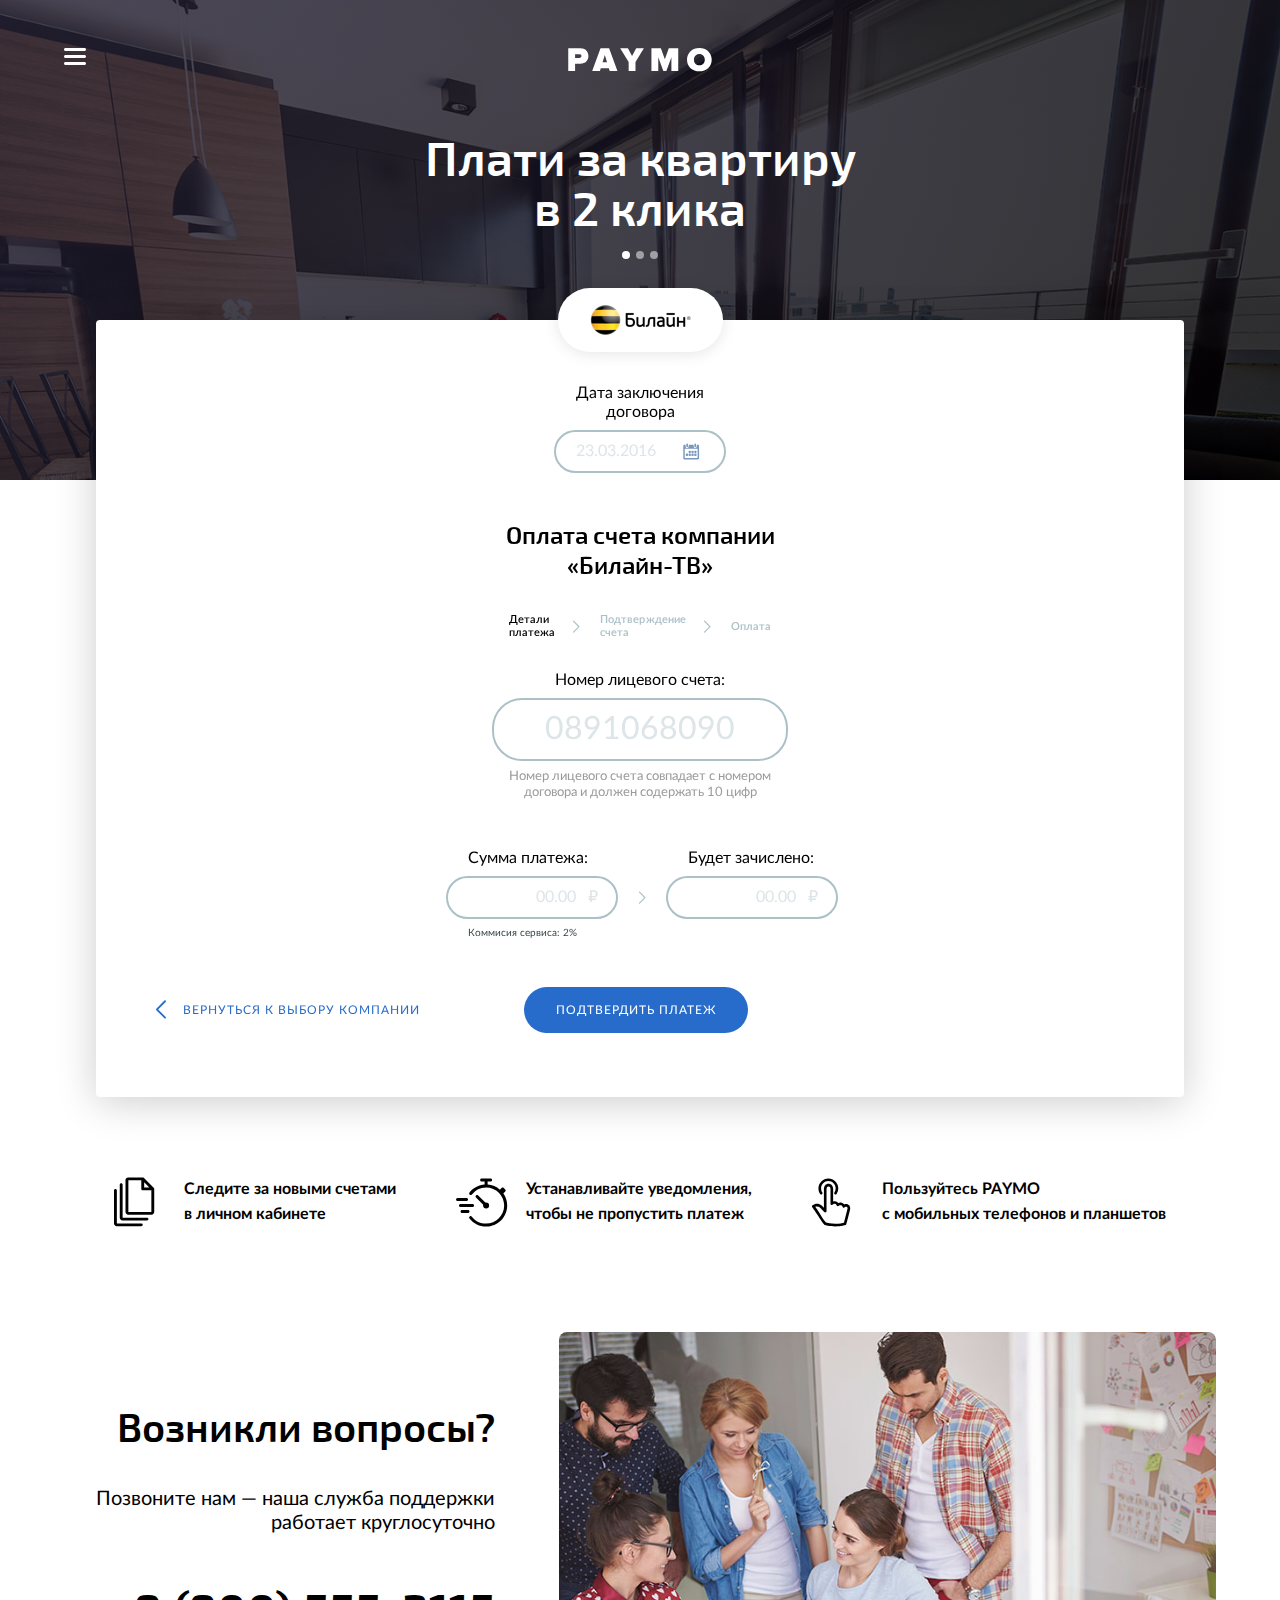
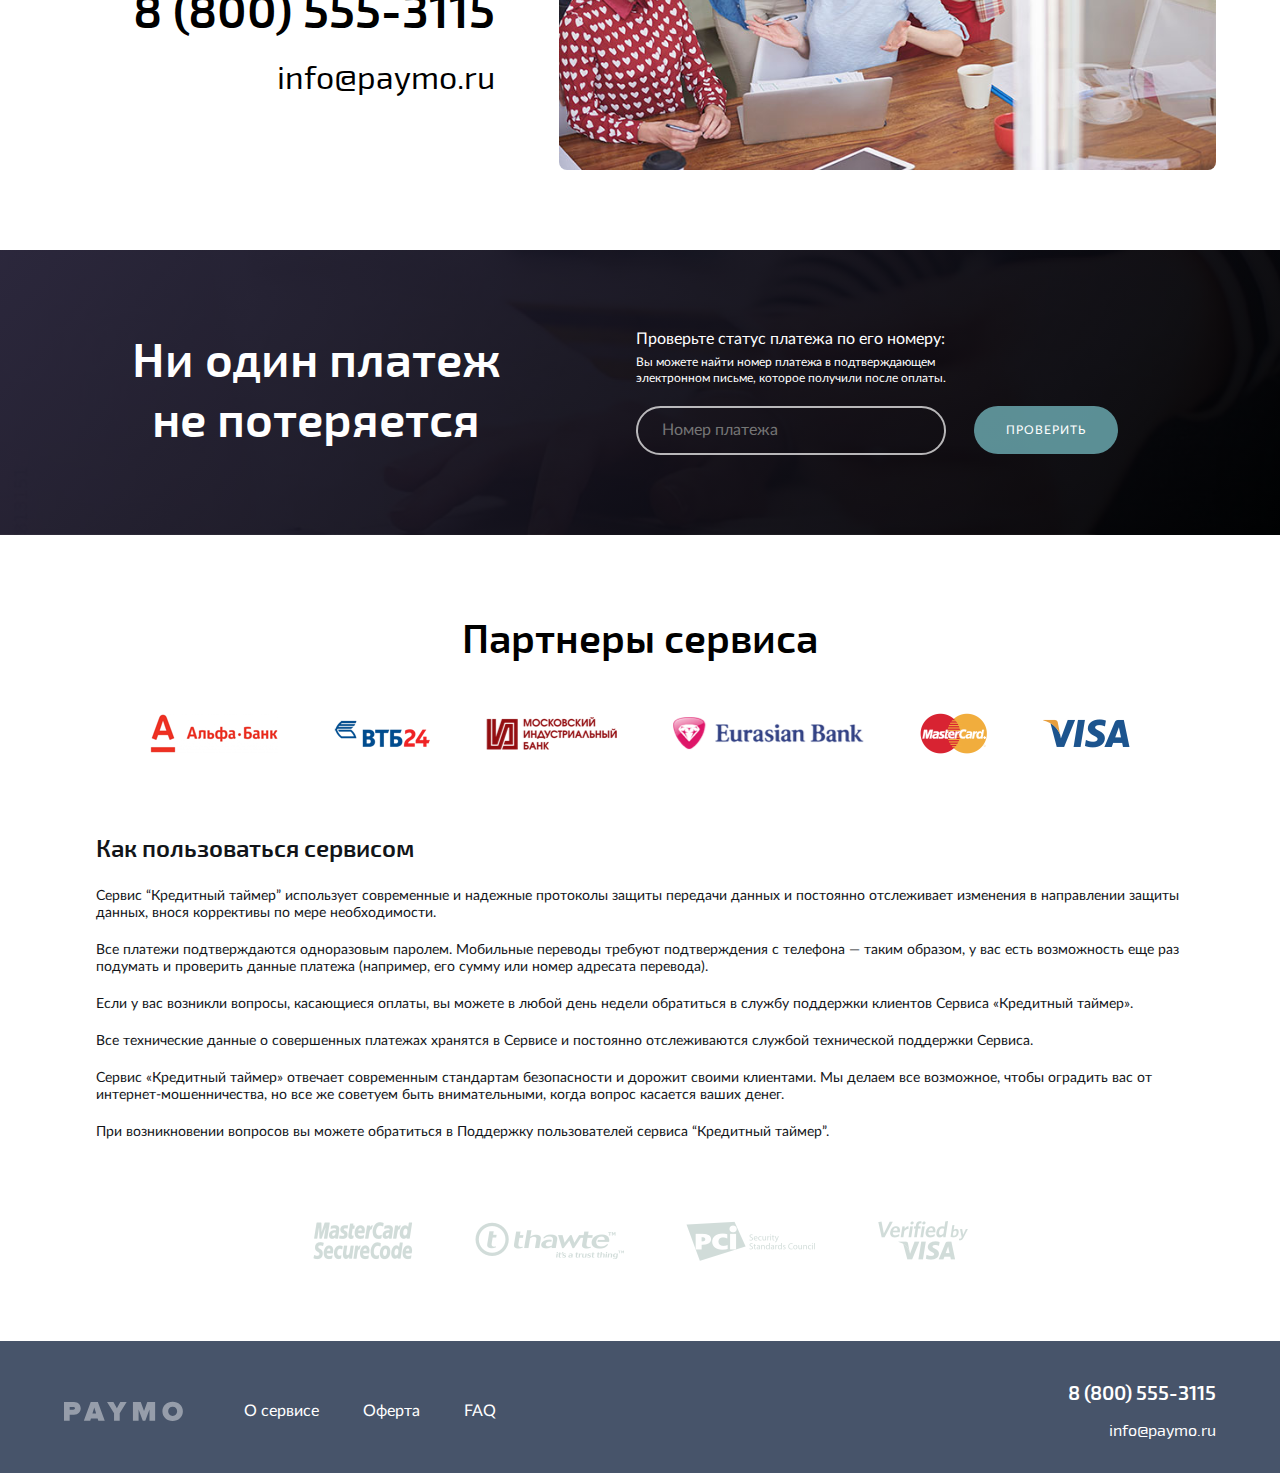
<file: payment_s1_datepicker.html>
<!DOCTYPE>
<html>
  <head>
    <title>Paymo</title>
    <meta http-equiv="Content-type" content="text/html; charset=utf-8" />
  
    <meta name="format-detection" content="telephone=no"/>
    <meta name="viewport" content="width=device-width, initial-scale=1"/>
  
    <link rel="stylesheet" href="styles/build.css"/>
  </head>
  <body>
    <div class="sidemenu">
      <div class="sidemenu-wrapper">
        <div class="sidemenu-close-button"></div>
        <div class="sidemenu-content">
          <ul class="sidemenu-nav">
            <li>ОПЛАТА УСЛУГ
              <ul>
                <li><a href="providers.html">Коммунальные услуги</a></li>
                <li><a href="providers.html">Оплата кредитов</a></li>
                <li><a href="payment_s3_card.html">Переводы с карты на карту</a></li>
                <li><a href="payment_s3_account.html">Переводы с карты на счет</a></li>
              </ul>
            </li>
          </ul>
          <ul class="sidemenu-nav">
            <li>
              <ul>
                <li><a href="about.html">О сервисе</a></li>
                <li><a href="offer.html">Оферта</a></li>
                <li><a href="faq.html">FAQ</a></li>
              </ul>
            </li>
          </ul>
        </div>
        <div class="sidemenu-footer">
          <div class="sidemenu-phone">8 (800) 555-3115</div>
          <div>info@paymo.ru</div>
        </div>
      </div>
    </div>

    <div class="header">
      <div class="menu-button"></div>
      <a href="index.html" class="header-logo"></a>
      <div id="carousel" class="carousel slide" data-ride="carousel" data-interval="2500">
        <ol class="carousel-indicators">
          <li data-target="#carousel" data-slide-to="0" class="active"></li>
          <li data-target="#carousel" data-slide-to="1"></li>
          <li data-target="#carousel" data-slide-to="2"></li>
        </ol>
        <!-- Carousel items -->
        <div class="carousel-inner">
          <div class="active item" data-src="./images/slides/pay-rent.jpg">
            <h1 class="title">Плати за квартиру<br/> в 2 клика</h1>
          </div>
          <div class="item" data-src="./images/slides/pay-loan.jpg">
            <h1 class="title">Погашай кредит<br/> из дома</h1>
          </div>
          <div class="item" data-src="./images/slides/card-transfer.jpg">
            <h1 class="title">Переводи деньги<br/> на любую карту</h1>
          </div>
        </div>
      </div>
    </div>

    <div class="section main main__haslogo">
      <div class="provider-logo">
        <div class="provider-logo-wrapper">
          <img src="images/providers/beeline.png" alt=""/>
        </div>
      </div>
        <div class="field field__datepicker">
          <label>Дата заключения договора</label>
          <input placeholder="23.03.2016">
        </div>

      <div class="payment">
        <h4>Оплата счета компании <br> «Билайн-ТВ» </h4>
        <div class="payment-process">
          <div class="payment-process-step current">Детали <br> платежа</div>
          <div class="payment-process-step ">Подтверждение <br> счета</div>
          <div class="payment-process-step">Оплата</div>
        </div>
        <form class="payment-form" action="payment_s2.html">
          <div class="field field__master">
            <label for="accountId">Номер лицевого счета:</label>
            <div class="field-input">
              <input type="text" name="accountId" id="accountId" maxLength="10" data-val="true" data-val-required="Введите номер лицевого счета" data-val-regex="Неправильно введен номер лицевого счета" data-val-regex-pattern="^\d{10}$" placeholder="0891068090">
            </div>
            <div class="field-error" data-valmsg-for="accountId" data-valmsg-replace="true">Неправильно введен номер лицевого счета</div>
            <div class="field-description">Номер лицевого счета совпадает с номером договора и должен содержать 10 цифр</div>
          </div>
      
          <div class="field-group field-group__amount">
            <div class="field field__amount">
              <label for="amount">Сумма платежа:</label>
              <div class="field-input">
                <input type="number" name="amount" id="amount" placeholder="00.00" data-val="true" data-val-required>
                <div class="field-currency">₽</div>
              </div>
              <div class="field-description">Коммисия сервиса: 2%</div>
            </div>
            <div class="field field__amount">
              <label for="receivedAmount">Будет зачислено:</label>
              <div class="field-input">
                <input type="number" name="receivedAmount" id="receivedAmount" placeholder="00.00">
                <div class="field-currency">₽</div>
              </div>
            </div>
          </div>
      
          <div class="button-panel">
            <div class="button-wrapper"><a href="providers.html" class="button button__back">Вернуться к выбору компании</a></div>
            <div class="button-wrapper"><input class="button" type="submit" value="Подтвердить платеж"></div>
          </div>
        </form>
      </div>
    </div>

    <div class="section features">
      <div class="wrapper">
        <div class="features-list">
          <div class="features-item features-item__invoices">Следите за новыми счетами <br> в личном кабинете</div>
          <div class="features-item features-item__notifications">Устанавливайте уведомления, <br> чтобы не пропустить платеж</div>
          <div class="features-item features-item__mobile">Пользуйтесь PAYMO <br> с мобильных телефонов и планшетов</div>
        </div>
      </div>
    </div>
    
    <div class="section support">
      <div class="wrapper">
        <div class="support-content">
          <h2>Возникли вопросы?</h2>
          <div class="support-message">Позвоните нам — наша служба поддержки работает круглосуточно</div>
          <div class="support-phone">8 (800) 555-3115</div>
          <div class="support-email">info@paymo.ru</div>
        </div>
        <div class="support-image">
          <img src="./images/support.jpg" alt="Служба поддержки" />
        </div>
      </div>
    </div>
    
    <div class="section pay-status">
      <div class="wrapper">
        <div class="pay-status-title">
          <h2>Ни один платеж <br> не потеряется</h2>
        </div>
        <div class="pay-status-form">
          <div>Проверьте статус платежа по его номеру:</div>
          <p><small>Вы можете найти номер платежа в подтверждающем<br/> электронном письме, которое получили после оплаты.</small></p>
          <form>
            <input type="text" name="transactionId" placeholder="Номер платежа" />
            <input type="submit" value="Проверить" />
          </form>
        </div>
      </div>
    </div>
    
    <div class="section partners">
      <div class="wrapper">
        <h2>Партнеры сервиса</h2>
        <div class="partners-list">
          <img src="./images/partners/AlfaBank.png" alt="Альфа-банк" />
          <img src="./images/partners/WTB24.png" alt="ВТБ24" />
          <img src="./images/partners/MIB.png" alt="Московский индустриальный банк" />
          <img src="./images/partners/EurasianBank.png" alt="Банка Евразия" />
          <img src="./images/partners/MasterCard.png" alt="MasterCard" />
          <img src="./images/partners/Visa.png" alt="Visa" />
        </div>
      </div>
    </div>
    
    <div class="section howitworks">
      <div class="wrapper">
        <div class="content">
          <h3>Как пользоваться сервисом</h3>
          <p>Сервис “Кредитный таймер” использует современные и надежные протоколы защиты передачи данных и постоянно отслеживает изменения в направлении защиты данных, внося коррективы по мере необходимости.</p>
          <p>Все платежи подтверждаются одноразовым паролем. Мобильные переводы требуют подтверждения с телефона — таким образом, у вас есть возможность еще раз подумать и проверить данные платежа (например, его сумму или номер адресата перевода).</p>
          <p>Если у вас возникли вопросы, касающиеся оплаты, вы можете в любой день недели обратиться в службу поддержки клиентов Сервиса «Кредитный таймер».</p>
          <p>Все технические данные о совершенных платежах хранятся в Сервисе и постоянно отслеживаются службой технической поддержки Сервиса.</p>
          <p>Сервис «Кредитный таймер» отвечает современным стандартам безопасности и дорожит своими клиентами. Мы делаем все возможное, чтобы оградить вас от интернет-мошенничества, но все же советуем быть внимательными, когда вопрос касается ваших денег.</p>
          <p>При возникновении вопросов вы можете обратиться в Поддержку пользователей сервиса “Кредитный таймер”.</p>
        </div>
      </div>
    </div>
    
    <div class="section certificates">
      <div class="wrapper">
        <div class="certificates-list">
          <div class="certificates-item">
            <img src="./images/certificates/mastercard.png" srcset="./images/certificates/mastercard@2x.png 2x" alt="" />
          </div>
          <div class="certificates-item">
            <img src="./images/certificates/thawte.png" srcset="./images/certificates/thawte@2x.png 2x" alt="" />
          </div>
          <div class="certificates-item">
            <img src="./images/certificates/pci.png" srcset="./images/certificates/pci@2x.png 2x" alt="" />
          </div>
          <div class="certificates-item">
            <img src="./images/certificates/visa.png" srcset="./images/certificates/visa@2x.png 2x" alt="" />
          </div>
        </div>
      </div>
    </div>

    <div class="footer">
      <div class="wrapper">
        <div class="footer-container">
          <ul class="footer-nav">
            <li><a href="about.html">О сервисе</a></li>
            <li><a href="offer.html">Оферта</a></li>
            <li><a href="faq.html">FAQ</a></li>
          </ul>
          <div class="footer-contacts">
            <div class="footer-contacts_phone">8 (800) 555-3115</div>
            <div>info@paymo.ru</div>
          </div>
        </div>
      </div>
    </div>

    <script src="js/build.js"></script>
  </body>
</html>
</file>
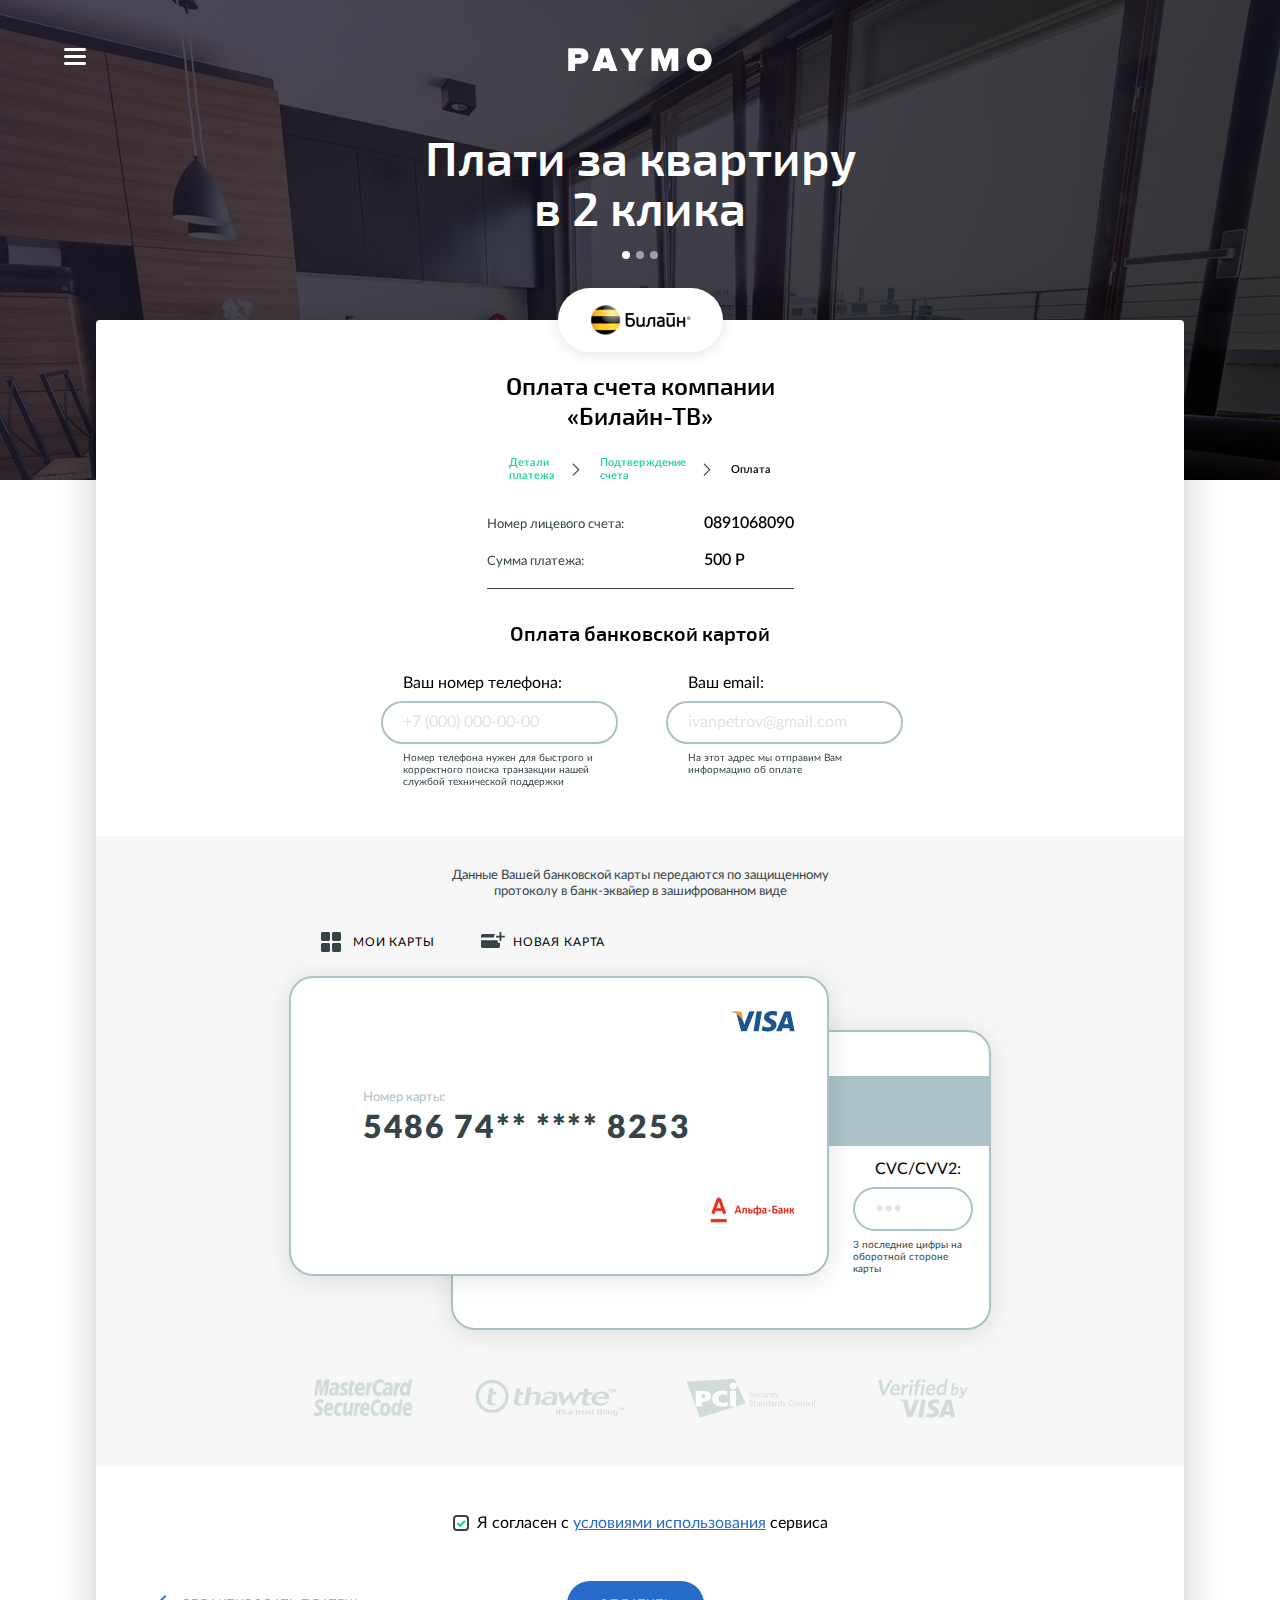
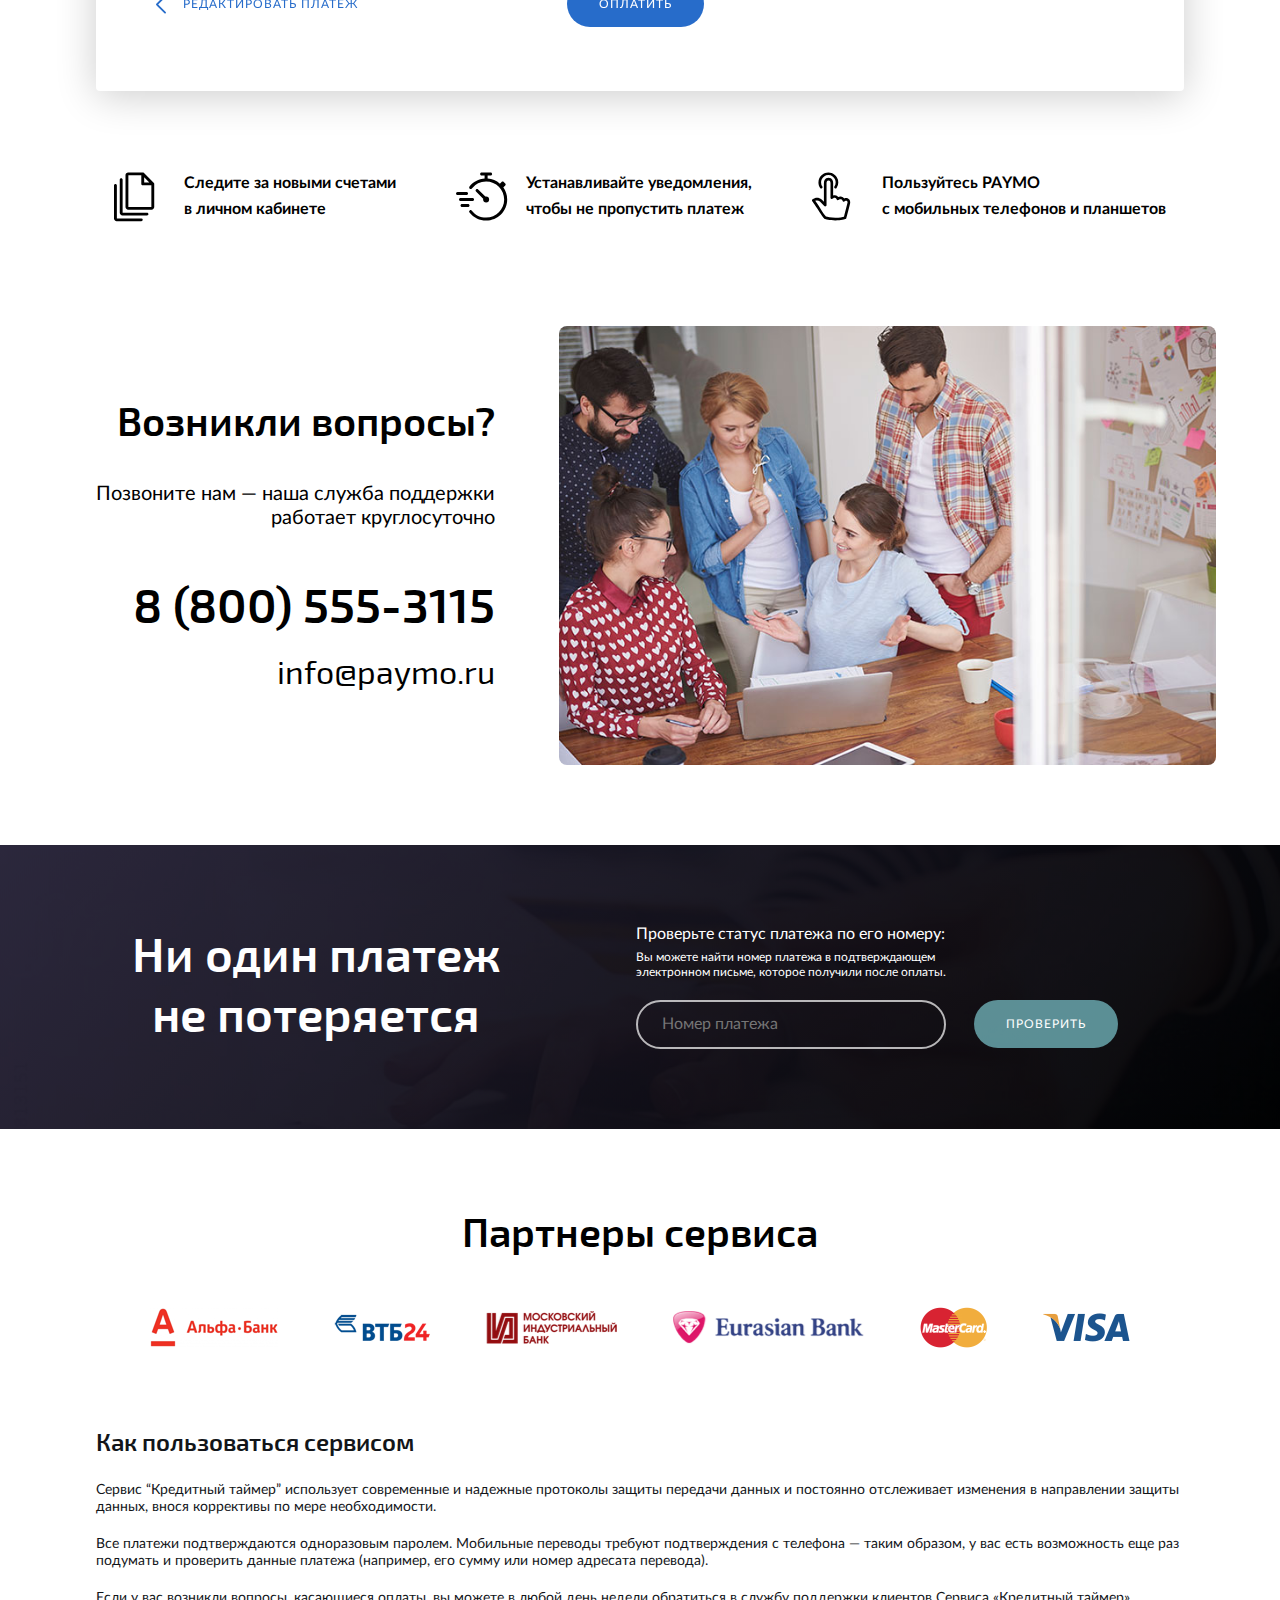
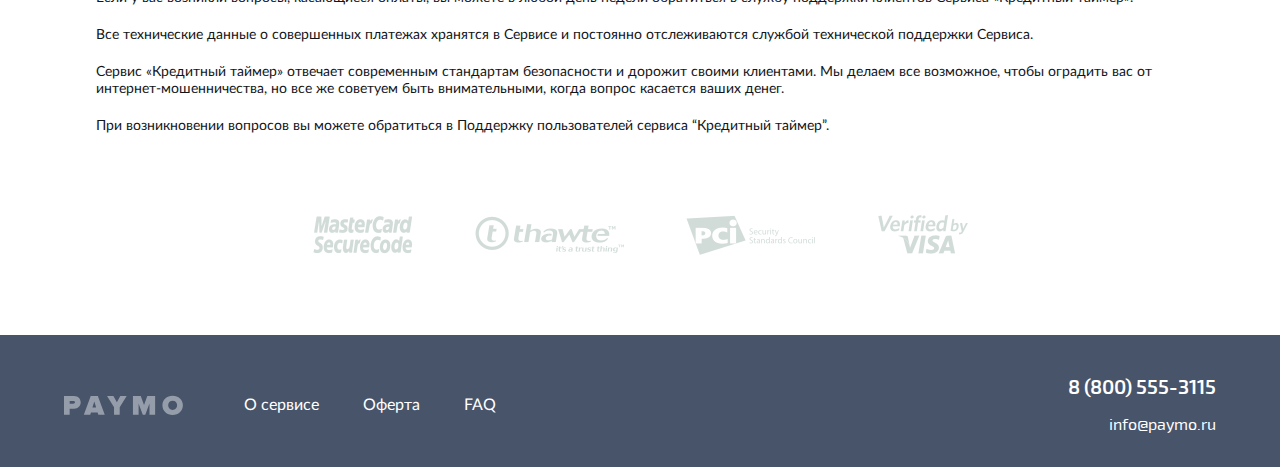
<file: payment_s3.html>
<!DOCTYPE>
<html>
  <head>
    <title>Paymo</title>
    <meta http-equiv="Content-type" content="text/html; charset=utf-8" />
  
    <meta name="format-detection" content="telephone=no"/>
    <meta name="viewport" content="width=device-width, initial-scale=1"/>
  
    <link rel="stylesheet" href="styles/build.css"/>
  </head>
  <body>
    <div class="sidemenu">
      <div class="sidemenu-wrapper">
        <div class="sidemenu-close-button"></div>
        <div class="sidemenu-content">
          <ul class="sidemenu-nav">
            <li>ОПЛАТА УСЛУГ
              <ul>
                <li><a href="providers.html">Коммунальные услуги</a></li>
                <li><a href="providers.html">Оплата кредитов</a></li>
                <li><a href="payment_s3_card.html">Переводы с карты на карту</a></li>
                <li><a href="payment_s3_account.html">Переводы с карты на счет</a></li>
              </ul>
            </li>
          </ul>
          <ul class="sidemenu-nav">
            <li>
              <ul>
                <li><a href="about.html">О сервисе</a></li>
                <li><a href="offer.html">Оферта</a></li>
                <li><a href="faq.html">FAQ</a></li>
              </ul>
            </li>
          </ul>
        </div>
        <div class="sidemenu-footer">
          <div class="sidemenu-phone">8 (800) 555-3115</div>
          <div>info@paymo.ru</div>
        </div>
      </div>
    </div>

    <div class="header">
      <div class="menu-button"></div>
      <a href="index.html" class="header-logo"></a>
      <div id="carousel" class="carousel slide" data-ride="carousel" data-interval="2500">
        <ol class="carousel-indicators">
          <li data-target="#carousel" data-slide-to="0" class="active"></li>
          <li data-target="#carousel" data-slide-to="1"></li>
          <li data-target="#carousel" data-slide-to="2"></li>
        </ol>
        <!-- Carousel items -->
        <div class="carousel-inner">
          <div class="active item" data-src="./images/slides/pay-rent.jpg">
            <h1 class="title">Плати за квартиру<br/> в 2 клика</h1>
          </div>
          <div class="item" data-src="./images/slides/pay-loan.jpg">
            <h1 class="title">Погашай кредит<br/> из дома</h1>
          </div>
          <div class="item" data-src="./images/slides/card-transfer.jpg">
            <h1 class="title">Переводи деньги<br/> на любую карту</h1>
          </div>
        </div>
      </div>
    </div>

    <div class="section main main__haslogo">
      <div class="provider-logo">
        <div class="provider-logo-wrapper">
          <img src="images/providers/beeline.png" alt=""/>
        </div>
      </div>

      <div class="payment">
        <h1>Оплата счета компании <br> «Билайн-ТВ» </h1>
        <div class="payment-process">
          <div class="payment-process-step">Детали <br> платежа</div>
          <div class="payment-process-step">Подтверждение <br> счета</div>
          <div class="payment-process-step current">Оплата</div>
        </div>

        <div class="payment-details">
          <div class="payment-details-item">
            <div class="payment-details-item_title">Номер лицевого счета:</div>
            <div class="payment-details-item_value">0891068090</div>
          </div>
          <div class="payment-details-item">
            <div class="payment-details-item_title">Сумма платежа:</div>
            <div class="payment-details-item_value">500 Р</div>
          </div>
        </div>

        <form class="payment-form" action="payment_s3_code.html">
          <h2>Оплата банковской картой</h2>

          <div class="field-group">
            <div class="field field__middle field__phone">
              <label for="phoneNumber">Ваш номер телефона:</label>
              <div class="field-input">
                <input id="phone" type="text" name="phoneNumber" placeholder="+7 (000) 000-00-00" data-val="true" data-val-required="Введите номер телефона" data-val-regex="Введене неверный номер телефона" data-val-regex-pattern="^\+7 \(\d{3}\) \d{3}-\d{2}-\d{2}$"/>
              </div>
              <div class="field-error" data-valmsg-for="phoneNumber" data-valmsg-replace="true"></div>
              <div class="field-description">
                Номер телефона нужен для быстрого и корректного поиска транзакции нашей службой технической поддержки
              </div>
            </div>
          
            <div class="field field__middle">
              <label for="email">Ваш email:</label>
              <div class="field-input">
                <input type="text" name="email" placeholder="ivanpetrov@gmail.com" data-val="true" data-val-email="Введен неверный e-mail"/>
              </div>
              <div class="field-error" data-valmsg-for="email" data-valmsg-replace="true"></div>
              <div class="field-description">
                На этот адрес мы отправим Вам информацию об оплате
              </div>
            </div>
          </div>

          <div class="payment-sender">
            <div class="payment-info">Данные Вашей банковской карты передаются по защищенному <br> протоколу в банк-эквайер в зашифрованном виде</div>
          
            <div class="payment-cards">
              <div class="payment-cards-buttons">
                <div class="payment-cards-button payment-cards-button__my">Мои карты</div>
                <div class="payment-cards-button payment-cards-button__new">Новая карта</div>
              </div>
          
              <div class="payment-card payment-card__face payment-card__visa">
                <div class="payment-card_logo-ps"><img src="images/cards/visa.png"/></div>
          
                <div class="payment-card_saved">
                  <div class="field field__label field__card-number">
                    <label for="cardNumber">Номер карты:</label>
                    <div class="field-value">5486 74** **** 8253</div>
                  </div>
                  <img class="payment-card_logo-bank" src="images/cards/alfa-bank.png"/>
                </div>
          
                <div class="payment-card_form">
                  <div class="field field__card-number">
                    <label for="cardNumber">Номер карты:</label>
                    <div class="field-input">
                      <input type="tel" name="cardNumber" id="cardNumber" placeholder="0000 0000 0000 0000" minLength="13" maxLength="23" data-val="true" data-val-required data-val-luhn data-val-minlength/>
                    </div>
                  </div>
          
                  <div class="field field__card-holder">
                    <label for="cardHolder">Имя и фамилия (как указано на карте):</label>
                    <div class="field-input">
                      <input type="text" name="cardHolder" id="cardHolder" placeholder="VALERIAN ANTONOV" data-val="true" data-val-required data-val-regex data-val-regex-pattern="[a-zA-Z\-\_\s]*" />
                    </div>
                  </div>
          
                  <div class="field field__inline field__expiredate">
                    <label>Срок действия:</label>
                    <div class="field-input">
                    <div class="field field__expiredate-month">
                      <select name="expireDateMonth" title="Месяц" data-val="true" data-val-required>
                        <option value="01">Январь</option>
                        <option value="02">Февраль</option>
                        <option value="03">Март</option>
                        <option value="04">Апрель</option>
                        <option value="05">Май</option>
                        <option value="06">Июнь</option>
                        <option value="07">Июль</option>
                        <option value="08">Август</option>
                        <option value="09">Сентябрь</option>
                        <option value="10">Октябрь</option>
                        <option value="11">Ноябрь</option>
                        <option value="12">Декабрь</option>
                      </select>
                    </div>
                    <div class="field field__expiredate-year">
                      <select name="expireDateYear" title="Год" data-val="true" data-val-required>
                        <option value="16">2016</option>
                        <option value="15">2015</option>
                        <option value="14">2014</option>
                        <option value="13">2013</option>
                        <option value="12">2012</option>
                        <option value="11">2011</option>
                        <option value="10">2010</option>
                        <option value="09">2009</option>
                        <option value="08">2008</option>
                        <option value="07">2007</option>
                      </select>
                    </div>
                    </div>
                  </div>
                </div>
              </div>
          
              <div class="payment-card payment-card__reverse">
                <div class="field">
                  <div class="field-wrapper">
                    <label for="cvv">CVC/CVV2:</label>
                    <div class="field-input">
                      <input type="password" name="cvv" id="cvv" placeholder="•••" maxlength="3" minlength="3" data-val="true" data-val-required data-val-minlength/>
                    </div>
                  </div>
                  <div class="field-description">3 последние цифры на оборотной стороне карты</div>
                </div>
              </div>
            </div>
          
            <div class="certificates-list">
              <div class="certificates-item">
                <img src="./images/certificates/mastercard.png" alt="" />
              </div>
              <div class="certificates-item">
                <img src="./images/certificates/thawte.png" alt="" />
              </div>
              <div class="certificates-item">
                <img src="./images/certificates/pci.png" alt="" />
              </div>
              <div class="certificates-item">
                <img src="./images/certificates/visa.png" alt="" />
              </div>
            </div>
          
            <div class="user-cards">
              <div class="user-cards__close-button"></div>
              <div class="user-cards-container">
                <div class="user-cards-list">
                  <div class="user-cards-item">
                    <div class="user-cards-item_logo-ps"><img src="images/cards/visa.png" alt=""></div>
                    <div class="user-cards-item_logo"><img src="images/cards/alfa-bank.png" alt=""></div>
                    <div class="user-cards-item_title">548674******8253</div>
                  </div>
                  <div class="user-cards-item">
                    <div class="user-cards-item_logo-ps"><img src="images/cards/visa.png" alt=""></div>
                    <div class="user-cards-item_logo"><img src="images/cards/alfa-bank.png" alt=""></div>
                    <div class="user-cards-item_title">548674******8158</div>
                  </div>
                  <div class="user-cards-item">
                    <div class="user-cards-item_logo-ps"><img src="images/cards/visa.png" alt=""></div>
                    <div class="user-cards-item_logo"><img src="images/cards/alfa-bank.png" alt=""></div>
                    <div class="user-cards-item_title">548674******8158</div>
                  </div>
                  <div class="user-cards-item">
                    <div class="user-cards-item_logo-ps"><img src="images/cards/visa.png" alt=""></div>
                    <div class="user-cards-item_logo"><img src="images/cards/alfa-bank.png" alt=""></div>
                    <div class="user-cards-item_title">548674******8158</div>
                  </div>
                </div>
                <div class="button-panel">
                  <div class="button">Добавить новую карту</div>
                </div>
              </div>
            </div>
          </div>

          <div class="payment-agreement">
            <div class="field field__checkbox">
              <input name="agreement" id="agreement" type="checkbox" checked="checked" data-val="true" data-val-required/>
              <label for="agreement">Я согласен с <a href="#" target="_blank" data-popup="offer-popup">условиями использования</a> сервиса</label>
            </div>
          </div>
          
          <div class="popup popup__offer" id="offer-popup">
            <div class="popup_content">
              <div class="popup_close-button popup_close"></div>
              <h1>Cоглашение об использовании Сервиса PAYMO<span>(далее – «Соглашение»)</span></h1>
              <div class="content">
                <p>Настоящее Соглашение, предметом которого является использование платежного сервиса PAYMO (далее именуемого – «Сервис PAYMO»), представляет собой  юридическое соглашение между Обществом с ограниченной ответственностью «Инновационные Платежные Технологии» (далее именуемого – «PAYMO»), и пользователем Сервиса PAYMO (далее именуемого «Пользователь»). Используя Сервис PAYMO, Пользователь соглашается с условиями настоящего Соглашения. Настоящее Соглашение заключается между Пользователем и PAYMO и является публичной офертой PAYMO в соответствии со ст. 437 Гражданского Кодекса Российской Федерации. Действия Пользователя, указанные в разделе 2 Соглашения, а также фактические действия Пользователя по использованию Сервиса PAYMO считаются акцептом оферты согласно ст. 438 Гражданского Кодекса Российской Федерации и означают безоговорочное принятие Пользователем всех условий Соглашения без каких-либо изъятий или ограничений. До начала использования Сервиса PAYMO Пользователю надлежит ознакомиться с настоящим Соглашением. В случае несогласия с условиями Соглашения в целом или какой-либо его части Пользователю надлежит воздержаться от использования Сервиса.</p>
                <h2>1. Общие положения</h2>
                <p>Предметом настоящего Соглашения является предоставление Пользователю услуг информационно-технологического обслуживания посредством Сервиса PAYMO. Сервис PAYMO является технологией (включающей программно-аппаратные комплексы PAYMO, которые обеспечивают участникам расчетов возможность безопасного обмена информацией через электронные сети передачи данных (включая интернет), в том числе обмена электронной информацией и документами, необходимыми для составления, удостоверения и передачи распоряжений Пользователей об осуществлении переводов денежных средств), которая реализует процесс осуществления переводов денежных средств Пользователей в пользу торгово-сервисных предприятий (включая их филиалы, представительства и иные обособленные подразделения), реализующих товары (работы, услуги) посредством сети интернет (в том числе через web-сайты и мобильные приложения) – далее «Мерчанты», а также в пользу физических лиц с использованием банковских карт и иных электронных средств платежа. Переводы денежных средств и иные расчеты в рамках настоящего Соглашения осуществляются кредитными организациями, привлекаемыми PAYMO на основании отдельных договоров. Сервис PAYMO также реализует функцию безопасного хранения карточных данных Пользователей («Учетные данные оплаты») в базе данных PAYMO для использования на сайтах Мерчантов, которые поддерживают данную функцию, при осуществлении последующих платежей, и в полной мере соответствует стандарту безопасности данных, включающему в себя требования международных платежных систем, к обеспечению информационной безопасности (PCI DSS). Принимая условия настоящего Соглашения, Пользователь предоставляет PAYMO, в соответствии с требованиями Федерального закона № 152-ФЗ от 27 июля 2006 г. «О персональных данных», свое согласие на обработку персональных данных Пользователя (в том числе, Учетные данные оплаты, номер сотового телефона, ФИО, регистрационные данные), включая передачу сведений о нем третьим лицам с целью исполнения настоящего Соглашения, а также исполнения других обязательств, направленных на исполнение настоящего Соглашения.
                При этом Пользователь согласен, что обработка его персональных данных в целях исполнения настоящего Соглашения осуществляется PAYMO путем их сбора, систематизации, накопления, хранения, уточнения (обновления, изменения), использования, распространения (в том числе передачи), обезличивания, блокирования, уничтожения в различных формах, требуемых для предоставления Сервиса PAYMO.
                Настоящим Пользователь также дает согласие на передачу любых персональных данных, предоставленных PAYMO по настоящему Соглашению, третьим лицам в целях исполнения настоящего Соглашения. PAYMO гарантирует Пользователю принятие всех необходимых мер по обеспечению конфиденциальности персональных данных Пользователя в соответствии с требованиями действующего законодательства РФ.
                Согласие Пользователя на обработку (в том числе передачу) его персональных данных действует в течение срока действия Соглашения, а также в течение 5 (пяти) лет по истечении срока действия Пользователя, при этом такое согласие Пользователя может быть отозвано Пользователем в соответствии с условиями Соглашения. </p>
                <h2>2. Общие положения</h2>
                <p>Предметом настоящего Соглашения является предоставление Пользователю услуг информационно-технологического обслуживания посредством Сервиса PAYMO. Сервис PAYMO является технологией (включающей программно-аппаратные комплексы PAYMO, которые обеспечивают участникам расчетов возможность безопасного обмена информацией через электронные сети передачи данных (включая интернет), в том числе обмена электронной информацией и документами, необходимыми для составления, удостоверения и передачи распоряжений Пользователей об осуществлении переводов денежных средств), которая реализует процесс осуществления переводов денежных средств Пользователей в пользу торгово-сервисных предприятий (включая их филиалы, представительства и иные обособленные подразделения), реализующих товары (работы, услуги) посредством сети интернет (в том числе через web-сайты и мобильные приложения) – далее «Мерчанты», а также в пользу физических лиц с использованием банковских карт и иных электронных средств платежа. Переводы денежных средств и иные расчеты в рамках настоящего Соглашения осуществляются кредитными организациями, привлекаемыми PAYMO на основании отдельных договоров. Сервис PAYMO также реализует функцию безопасного хранения карточных данных Пользователей («Учетные данные оплаты») в базе данных PAYMO для использования на сайтах Мерчантов, которые поддерживают данную функцию, при осуществлении последующих платежей, и в полной мере соответствует стандарту безопасности данных, включающему в себя требования международных платежных систем, к обеспечению информационной безопасности (PCI DSS). Принимая условия настоящего Соглашения, Пользователь предоставляет PAYMO, в соответствии с требованиями Федерального закона № 152-ФЗ от 27 июля 2006 г. «О персональных данных», свое согласие на обработку персональных данных Пользователя (в том числе, Учетные данные оплаты, номер сотового телефона, ФИО, регистрационные данные), включая передачу сведений о нем третьим лицам с целью исполнения настоящего Соглашения, а также исполнения других обязательств, направленных на исполнение настоящего Соглашения. При этом Пользователь согласен, что обработка его персональных данных в целях исполнения настоящего Соглашения осуществляется PAYMO путем их сбора, систематизации, накопления, хранения, уточнения (обновления, изменения), использования, распространения (в том числе передачи), обезличивания, блокирования, уничтожения в различных формах, требуемых для предоставления Сервиса PAYMO. Настоящим Пользователь также дает согласие на передачу любых персональных данных, предоставленных PAYMO по настоящему Соглашению, третьим лицам в целях исполнения настоящего Соглашения. PAYMO гарантирует Пользователю принятие всех необходимых мер по обеспечению конфиденциальности персональных данных Пользователя в соответствии с требованиями действующего законодательства РФ. Согласие Пользователя на обработку (в том числе передачу) его персональных данных действует в течение срока действия Соглашения, а также в течение 5 (пяти) лет по истечении срока действия Пользователя, при этом такое согласие Пользователя может быть отозвано Пользователем в соответствии с условиями Соглашения. </p>
                <h2>1. Общие положения</h2>
                <p>Предметом настоящего Соглашения является предоставление Пользователю услуг информационно-технологического обслуживания посредством Сервиса PAYMO. Сервис PAYMO является технологией (включающей программно-аппаратные комплексы PAYMO, которые обеспечивают участникам расчетов возможность безопасного обмена информацией через электронные сети передачи данных (включая интернет), в том числе обмена электронной информацией и документами, необходимыми для составления, удостоверения и передачи распоряжений Пользователей об осуществлении переводов денежных средств), которая реализует процесс осуществления переводов денежных средств Пользователей в пользу торгово-сервисных предприятий (включая их филиалы, представительства и иные обособленные подразделения), реализующих товары (работы, услуги) посредством сети интернет (в том числе через web-сайты и мобильные приложения) – далее «Мерчанты», а также в пользу физических лиц с использованием банковских карт и иных электронных средств платежа. Переводы денежных средств и иные расчеты в рамках настоящего Соглашения осуществляются кредитными организациями, привлекаемыми PAYMO на основании отдельных договоров. Сервис PAYMO также реализует функцию безопасного хранения карточных данных Пользователей («Учетные данные оплаты») в базе данных PAYMO для использования на сайтах Мерчантов, которые поддерживают данную функцию, при осуществлении последующих платежей, и в полной мере соответствует стандарту безопасности данных, включающему в себя требования международных платежных систем, к обеспечению информационной безопасности (PCI DSS). Принимая условия настоящего Соглашения, Пользователь предоставляет PAYMO, в соответствии с требованиями Федерального закона № 152-ФЗ от 27 июля 2006 г. «О персональных данных», свое согласие на обработку персональных данных Пользователя (в том числе, Учетные данные оплаты, номер сотового телефона, ФИО, регистрационные данные), включая передачу сведений о нем третьим лицам с целью исполнения настоящего Соглашения, а также исполнения других обязательств, направленных на исполнение настоящего Соглашения.
                При этом Пользователь согласен, что обработка его персональных данных в целях исполнения настоящего Соглашения осуществляется PAYMO путем их сбора, систематизации, накопления, хранения, уточнения (обновления, изменения), использования, распространения (в том числе передачи), обезличивания, блокирования, уничтожения в различных формах, требуемых для предоставления Сервиса PAYMO.
                Настоящим Пользователь также дает согласие на передачу любых персональных данных, предоставленных PAYMO по настоящему Соглашению, третьим лицам в целях исполнения настоящего Соглашения. PAYMO гарантирует Пользователю принятие всех необходимых мер по обеспечению конфиденциальности персональных данных Пользователя в соответствии с требованиями действующего законодательства РФ.
                Согласие Пользователя на обработку (в том числе передачу) его персональных данных действует в течение срока действия Соглашения, а также в течение 5 (пяти) лет по истечении срока действия Пользователя, при этом такое согласие Пользователя может быть отозвано Пользователем в соответствии с условиями Соглашения. </p>
                <h2>2. Общие положения</h2>
                <p>Предметом настоящего Соглашения является предоставление Пользователю услуг информационно-технологического обслуживания посредством Сервиса PAYMO. Сервис PAYMO является технологией (включающей программно-аппаратные комплексы PAYMO, которые обеспечивают участникам расчетов возможность безопасного обмена информацией через электронные сети передачи данных (включая интернет), в том числе обмена электронной информацией и документами, необходимыми для составления, удостоверения и передачи распоряжений Пользователей об осуществлении переводов денежных средств), которая реализует процесс осуществления переводов денежных средств Пользователей в пользу торгово-сервисных предприятий (включая их филиалы, представительства и иные обособленные подразделения), реализующих товары (работы, услуги) посредством сети интернет (в том числе через web-сайты и мобильные приложения) – далее «Мерчанты», а также в пользу физических лиц с использованием банковских карт и иных электронных средств платежа. Переводы денежных средств и иные расчеты в рамках настоящего Соглашения осуществляются кредитными организациями, привлекаемыми PAYMO на основании отдельных договоров. Сервис PAYMO также реализует функцию безопасного хранения карточных данных Пользователей («Учетные данные оплаты») в базе данных PAYMO для использования на сайтах Мерчантов, которые поддерживают данную функцию, при осуществлении последующих платежей, и в полной мере соответствует стандарту безопасности данных, включающему в себя требования международных платежных систем, к обеспечению информационной безопасности (PCI DSS). Принимая условия настоящего Соглашения, Пользователь предоставляет PAYMO, в соответствии с требованиями Федерального закона № 152-ФЗ от 27 июля 2006 г. «О персональных данных», свое согласие на обработку персональных данных Пользователя (в том числе, Учетные данные оплаты, номер сотового телефона, ФИО, регистрационные данные), включая передачу сведений о нем третьим лицам с целью исполнения настоящего Соглашения, а также исполнения других обязательств, направленных на исполнение настоящего Соглашения. При этом Пользователь согласен, что обработка его персональных данных в целях исполнения настоящего Соглашения осуществляется PAYMO путем их сбора, систематизации, накопления, хранения, уточнения (обновления, изменения), использования, распространения (в том числе передачи), обезличивания, блокирования, уничтожения в различных формах, требуемых для предоставления Сервиса PAYMO. Настоящим Пользователь также дает согласие на передачу любых персональных данных, предоставленных PAYMO по настоящему Соглашению, третьим лицам в целях исполнения настоящего Соглашения. PAYMO гарантирует Пользователю принятие всех необходимых мер по обеспечению конфиденциальности персональных данных Пользователя в соответствии с требованиями действующего законодательства РФ. Согласие Пользователя на обработку (в том числе передачу) его персональных данных действует в течение срока действия Соглашения, а также в течение 5 (пяти) лет по истечении срока действия Пользователя, при этом такое согласие Пользователя может быть отозвано Пользователем в соответствии с условиями Соглашения. </p>
                <h2>1. Общие положения</h2>
                <p>Предметом настоящего Соглашения является предоставление Пользователю услуг информационно-технологического обслуживания посредством Сервиса PAYMO. Сервис PAYMO является технологией (включающей программно-аппаратные комплексы PAYMO, которые обеспечивают участникам расчетов возможность безопасного обмена информацией через электронные сети передачи данных (включая интернет), в том числе обмена электронной информацией и документами, необходимыми для составления, удостоверения и передачи распоряжений Пользователей об осуществлении переводов денежных средств), которая реализует процесс осуществления переводов денежных средств Пользователей в пользу торгово-сервисных предприятий (включая их филиалы, представительства и иные обособленные подразделения), реализующих товары (работы, услуги) посредством сети интернет (в том числе через web-сайты и мобильные приложения) – далее «Мерчанты», а также в пользу физических лиц с использованием банковских карт и иных электронных средств платежа. Переводы денежных средств и иные расчеты в рамках настоящего Соглашения осуществляются кредитными организациями, привлекаемыми PAYMO на основании отдельных договоров. Сервис PAYMO также реализует функцию безопасного хранения карточных данных Пользователей («Учетные данные оплаты») в базе данных PAYMO для использования на сайтах Мерчантов, которые поддерживают данную функцию, при осуществлении последующих платежей, и в полной мере соответствует стандарту безопасности данных, включающему в себя требования международных платежных систем, к обеспечению информационной безопасности (PCI DSS). Принимая условия настоящего Соглашения, Пользователь предоставляет PAYMO, в соответствии с требованиями Федерального закона № 152-ФЗ от 27 июля 2006 г. «О персональных данных», свое согласие на обработку персональных данных Пользователя (в том числе, Учетные данные оплаты, номер сотового телефона, ФИО, регистрационные данные), включая передачу сведений о нем третьим лицам с целью исполнения настоящего Соглашения, а также исполнения других обязательств, направленных на исполнение настоящего Соглашения.
                При этом Пользователь согласен, что обработка его персональных данных в целях исполнения настоящего Соглашения осуществляется PAYMO путем их сбора, систематизации, накопления, хранения, уточнения (обновления, изменения), использования, распространения (в том числе передачи), обезличивания, блокирования, уничтожения в различных формах, требуемых для предоставления Сервиса PAYMO.
                Настоящим Пользователь также дает согласие на передачу любых персональных данных, предоставленных PAYMO по настоящему Соглашению, третьим лицам в целях исполнения настоящего Соглашения. PAYMO гарантирует Пользователю принятие всех необходимых мер по обеспечению конфиденциальности персональных данных Пользователя в соответствии с требованиями действующего законодательства РФ.
                Согласие Пользователя на обработку (в том числе передачу) его персональных данных действует в течение срока действия Соглашения, а также в течение 5 (пяти) лет по истечении срока действия Пользователя, при этом такое согласие Пользователя может быть отозвано Пользователем в соответствии с условиями Соглашения. </p>
                <h2>2. Общие положения</h2>
                <p>Предметом настоящего Соглашения является предоставление Пользователю услуг информационно-технологического обслуживания посредством Сервиса PAYMO. Сервис PAYMO является технологией (включающей программно-аппаратные комплексы PAYMO, которые обеспечивают участникам расчетов возможность безопасного обмена информацией через электронные сети передачи данных (включая интернет), в том числе обмена электронной информацией и документами, необходимыми для составления, удостоверения и передачи распоряжений Пользователей об осуществлении переводов денежных средств), которая реализует процесс осуществления переводов денежных средств Пользователей в пользу торгово-сервисных предприятий (включая их филиалы, представительства и иные обособленные подразделения), реализующих товары (работы, услуги) посредством сети интернет (в том числе через web-сайты и мобильные приложения) – далее «Мерчанты», а также в пользу физических лиц с использованием банковских карт и иных электронных средств платежа. Переводы денежных средств и иные расчеты в рамках настоящего Соглашения осуществляются кредитными организациями, привлекаемыми PAYMO на основании отдельных договоров. Сервис PAYMO также реализует функцию безопасного хранения карточных данных Пользователей («Учетные данные оплаты») в базе данных PAYMO для использования на сайтах Мерчантов, которые поддерживают данную функцию, при осуществлении последующих платежей, и в полной мере соответствует стандарту безопасности данных, включающему в себя требования международных платежных систем, к обеспечению информационной безопасности (PCI DSS). Принимая условия настоящего Соглашения, Пользователь предоставляет PAYMO, в соответствии с требованиями Федерального закона № 152-ФЗ от 27 июля 2006 г. «О персональных данных», свое согласие на обработку персональных данных Пользователя (в том числе, Учетные данные оплаты, номер сотового телефона, ФИО, регистрационные данные), включая передачу сведений о нем третьим лицам с целью исполнения настоящего Соглашения, а также исполнения других обязательств, направленных на исполнение настоящего Соглашения. При этом Пользователь согласен, что обработка его персональных данных в целях исполнения настоящего Соглашения осуществляется PAYMO путем их сбора, систематизации, накопления, хранения, уточнения (обновления, изменения), использования, распространения (в том числе передачи), обезличивания, блокирования, уничтожения в различных формах, требуемых для предоставления Сервиса PAYMO. Настоящим Пользователь также дает согласие на передачу любых персональных данных, предоставленных PAYMO по настоящему Соглашению, третьим лицам в целях исполнения настоящего Соглашения. PAYMO гарантирует Пользователю принятие всех необходимых мер по обеспечению конфиденциальности персональных данных Пользователя в соответствии с требованиями действующего законодательства РФ. Согласие Пользователя на обработку (в том числе передачу) его персональных данных действует в течение срока действия Соглашения, а также в течение 5 (пяти) лет по истечении срока действия Пользователя, при этом такое согласие Пользователя может быть отозвано Пользователем в соответствии с условиями Соглашения. </p>
                <h2>2. Общие положения</h2>
                <p>Предметом настоящего Соглашения является предоставление Пользователю услуг информационно-технологического обслуживания посредством Сервиса PAYMO. Сервис PAYMO является технологией (включающей программно-аппаратные комплексы PAYMO, которые обеспечивают участникам расчетов возможность безопасного обмена информацией через электронные сети передачи данных (включая интернет), в том числе обмена электронной информацией и документами, необходимыми для составления, удостоверения и передачи распоряжений Пользователей об осуществлении переводов денежных средств), которая реализует процесс осуществления переводов денежных средств Пользователей в пользу торгово-сервисных предприятий (включая их филиалы, представительства и иные обособленные подразделения), реализующих товары (работы, услуги) посредством сети интернет (в том числе через web-сайты и мобильные приложения) – далее «Мерчанты», а также в пользу физических лиц с использованием банковских карт и иных электронных средств платежа. Переводы денежных средств и иные расчеты в рамках настоящего Соглашения осуществляются кредитными организациями, привлекаемыми PAYMO на основании отдельных договоров. Сервис PAYMO также реализует функцию безопасного хранения карточных данных Пользователей («Учетные данные оплаты») в базе данных PAYMO для использования на сайтах Мерчантов, которые поддерживают данную функцию, при осуществлении последующих платежей, и в полной мере соответствует стандарту безопасности данных, включающему в себя требования международных платежных систем, к обеспечению информационной безопасности (PCI DSS). Принимая условия настоящего Соглашения, Пользователь предоставляет PAYMO, в соответствии с требованиями Федерального закона № 152-ФЗ от 27 июля 2006 г. «О персональных данных», свое согласие на обработку персональных данных Пользователя (в том числе, Учетные данные оплаты, номер сотового телефона, ФИО, регистрационные данные), включая передачу сведений о нем третьим лицам с целью исполнения настоящего Соглашения, а также исполнения других обязательств, направленных на исполнение настоящего Соглашения. При этом Пользователь согласен, что обработка его персональных данных в целях исполнения настоящего Соглашения осуществляется PAYMO путем их сбора, систематизации, накопления, хранения, уточнения (обновления, изменения), использования, распространения (в том числе передачи), обезличивания, блокирования, уничтожения в различных формах, требуемых для предоставления Сервиса PAYMO. Настоящим Пользователь также дает согласие на передачу любых персональных данных, предоставленных PAYMO по настоящему Соглашению, третьим лицам в целях исполнения настоящего Соглашения. PAYMO гарантирует Пользователю принятие всех необходимых мер по обеспечению конфиденциальности персональных данных Пользователя в соответствии с требованиями действующего законодательства РФ. Согласие Пользователя на обработку (в том числе передачу) его персональных данных действует в течение срока действия Соглашения, а также в течение 5 (пяти) лет по истечении срока действия Пользователя, при этом такое согласие Пользователя может быть отозвано Пользователем в соответствии с условиями Соглашения. </p>
                <p>Предметом настоящего Соглашения является предоставление Пользователю услуг информационно-технологического обслуживания посредством Сервиса PAYMO. Сервис PAYMO является технологией (включающей программно-аппаратные комплексы PAYMO, которые обеспечивают участникам расчетов возможность безопасного обмена информацией через электронные сети передачи данных (включая интернет), в том числе обмена электронной информацией и документами, необходимыми для составления, удостоверения и передачи распоряжений Пользователей об осуществлении переводов денежных средств), которая реализует процесс осуществления переводов денежных средств Пользователей в пользу торгово-сервисных предприятий (включая их филиалы, представительства и иные обособленные подразделения), реализующих товары (работы, услуги) посредством сети интернет (в том числе через web-сайты и мобильные приложения) – далее «Мерчанты», а также в пользу физических лиц с использованием банковских карт и иных электронных средств платежа. Переводы денежных средств и иные расчеты в рамках настоящего Соглашения осуществляются кредитными организациями, привлекаемыми PAYMO на основании отдельных договоров. Сервис PAYMO также реализует функцию безопасного хранения карточных данных Пользователей («Учетные данные оплаты») в базе данных PAYMO для использования на сайтах Мерчантов, которые поддерживают данную функцию, при осуществлении последующих платежей, и в полной мере соответствует стандарту безопасности данных, включающему в себя требования международных платежных систем, к обеспечению информационной безопасности (PCI DSS). Принимая условия настоящего Соглашения, Пользователь предоставляет PAYMO, в соответствии с требованиями Федерального закона № 152-ФЗ от 27 июля 2006 г. «О персональных данных», свое согласие на обработку персональных данных Пользователя (в том числе, Учетные данные оплаты, номер сотового телефона, ФИО, регистрационные данные), включая передачу сведений о нем третьим лицам с целью исполнения настоящего Соглашения, а также исполнения других обязательств, направленных на исполнение настоящего Соглашения.
                При этом Пользователь согласен, что обработка его персональных данных в целях исполнения настоящего Соглашения осуществляется PAYMO путем их сбора, систематизации, накопления, хранения, уточнения (обновления, изменения), использования, распространения (в том числе передачи), обезличивания, блокирования, уничтожения в различных формах, требуемых для предоставления Сервиса PAYMO.
                Настоящим Пользователь также дает согласие на передачу любых персональных данных, предоставленных PAYMO по настоящему Соглашению, третьим лицам в целях исполнения настоящего Соглашения. PAYMO гарантирует Пользователю принятие всех необходимых мер по обеспечению конфиденциальности персональных данных Пользователя в соответствии с требованиями действующего законодательства РФ.
                Согласие Пользователя на обработку (в том числе передачу) его персональных данных действует в течение срока действия Соглашения, а также в течение 5 (пяти) лет по истечении срока действия Пользователя, при этом такое согласие Пользователя может быть отозвано Пользователем в соответствии с условиями Соглашения. </p>
              </div>
              <div class="content-pages">1/12</div>
            </div>
          </div>

          <div class="button-panel">
            <div class="button-wrapper"><a href="providers.html" class="button button__back">Редактировать платеж</a></div>
            <div class="button-wrapper"><input class="button" type="submit" value="Оплатить"></div>
          </div>
        </form>
      </div>
    </div>

    <div class="section features">
      <div class="wrapper">
        <div class="features-list">
          <div class="features-item features-item__invoices">Следите за новыми счетами <br> в личном кабинете</div>
          <div class="features-item features-item__notifications">Устанавливайте уведомления, <br> чтобы не пропустить платеж</div>
          <div class="features-item features-item__mobile">Пользуйтесь PAYMO <br> с мобильных телефонов и планшетов</div>
        </div>
      </div>
    </div>
    
    <div class="section support">
      <div class="wrapper">
        <div class="support-content">
          <h2>Возникли вопросы?</h2>
          <div class="support-message">Позвоните нам — наша служба поддержки работает круглосуточно</div>
          <div class="support-phone">8 (800) 555-3115</div>
          <div class="support-email">info@paymo.ru</div>
        </div>
        <div class="support-image">
          <img src="./images/support.jpg" alt="Служба поддержки" />
        </div>
      </div>
    </div>
    
    <div class="section pay-status">
      <div class="wrapper">
        <div class="pay-status-title">
          <h2>Ни один платеж <br> не потеряется</h2>
        </div>
        <div class="pay-status-form">
          <div>Проверьте статус платежа по его номеру:</div>
          <p><small>Вы можете найти номер платежа в подтверждающем<br/> электронном письме, которое получили после оплаты.</small></p>
          <form>
            <input type="text" name="transactionId" placeholder="Номер платежа" />
            <input type="submit" value="Проверить" />
          </form>
        </div>
      </div>
    </div>
    
    <div class="section partners">
      <div class="wrapper">
        <h2>Партнеры сервиса</h2>
        <div class="partners-list">
          <img src="./images/partners/AlfaBank.png" alt="Альфа-банк" />
          <img src="./images/partners/WTB24.png" alt="ВТБ24" />
          <img src="./images/partners/MIB.png" alt="Московский индустриальный банк" />
          <img src="./images/partners/EurasianBank.png" alt="Банка Евразия" />
          <img src="./images/partners/MasterCard.png" alt="MasterCard" />
          <img src="./images/partners/Visa.png" alt="Visa" />
        </div>
      </div>
    </div>
    
    <div class="section howitworks">
      <div class="wrapper">
        <div class="content">
          <h3>Как пользоваться сервисом</h3>
          <p>Сервис “Кредитный таймер” использует современные и надежные протоколы защиты передачи данных и постоянно отслеживает изменения в направлении защиты данных, внося коррективы по мере необходимости.</p>
          <p>Все платежи подтверждаются одноразовым паролем. Мобильные переводы требуют подтверждения с телефона — таким образом, у вас есть возможность еще раз подумать и проверить данные платежа (например, его сумму или номер адресата перевода).</p>
          <p>Если у вас возникли вопросы, касающиеся оплаты, вы можете в любой день недели обратиться в службу поддержки клиентов Сервиса «Кредитный таймер».</p>
          <p>Все технические данные о совершенных платежах хранятся в Сервисе и постоянно отслеживаются службой технической поддержки Сервиса.</p>
          <p>Сервис «Кредитный таймер» отвечает современным стандартам безопасности и дорожит своими клиентами. Мы делаем все возможное, чтобы оградить вас от интернет-мошенничества, но все же советуем быть внимательными, когда вопрос касается ваших денег.</p>
          <p>При возникновении вопросов вы можете обратиться в Поддержку пользователей сервиса “Кредитный таймер”.</p>
        </div>
      </div>
    </div>
    
    <div class="section certificates">
      <div class="wrapper">
        <div class="certificates-list">
          <div class="certificates-item">
            <img src="./images/certificates/mastercard.png" srcset="./images/certificates/mastercard@2x.png 2x" alt="" />
          </div>
          <div class="certificates-item">
            <img src="./images/certificates/thawte.png" srcset="./images/certificates/thawte@2x.png 2x" alt="" />
          </div>
          <div class="certificates-item">
            <img src="./images/certificates/pci.png" srcset="./images/certificates/pci@2x.png 2x" alt="" />
          </div>
          <div class="certificates-item">
            <img src="./images/certificates/visa.png" srcset="./images/certificates/visa@2x.png 2x" alt="" />
          </div>
        </div>
      </div>
    </div>

    <div class="footer">
      <div class="wrapper">
        <div class="footer-container">
          <ul class="footer-nav">
            <li><a href="about.html">О сервисе</a></li>
            <li><a href="offer.html">Оферта</a></li>
            <li><a href="faq.html">FAQ</a></li>
          </ul>
          <div class="footer-contacts">
            <div class="footer-contacts_phone">8 (800) 555-3115</div>
            <div>info@paymo.ru</div>
          </div>
        </div>
      </div>
    </div>

    <script src="js/build.js"></script>
  </body>
</html>
</file>
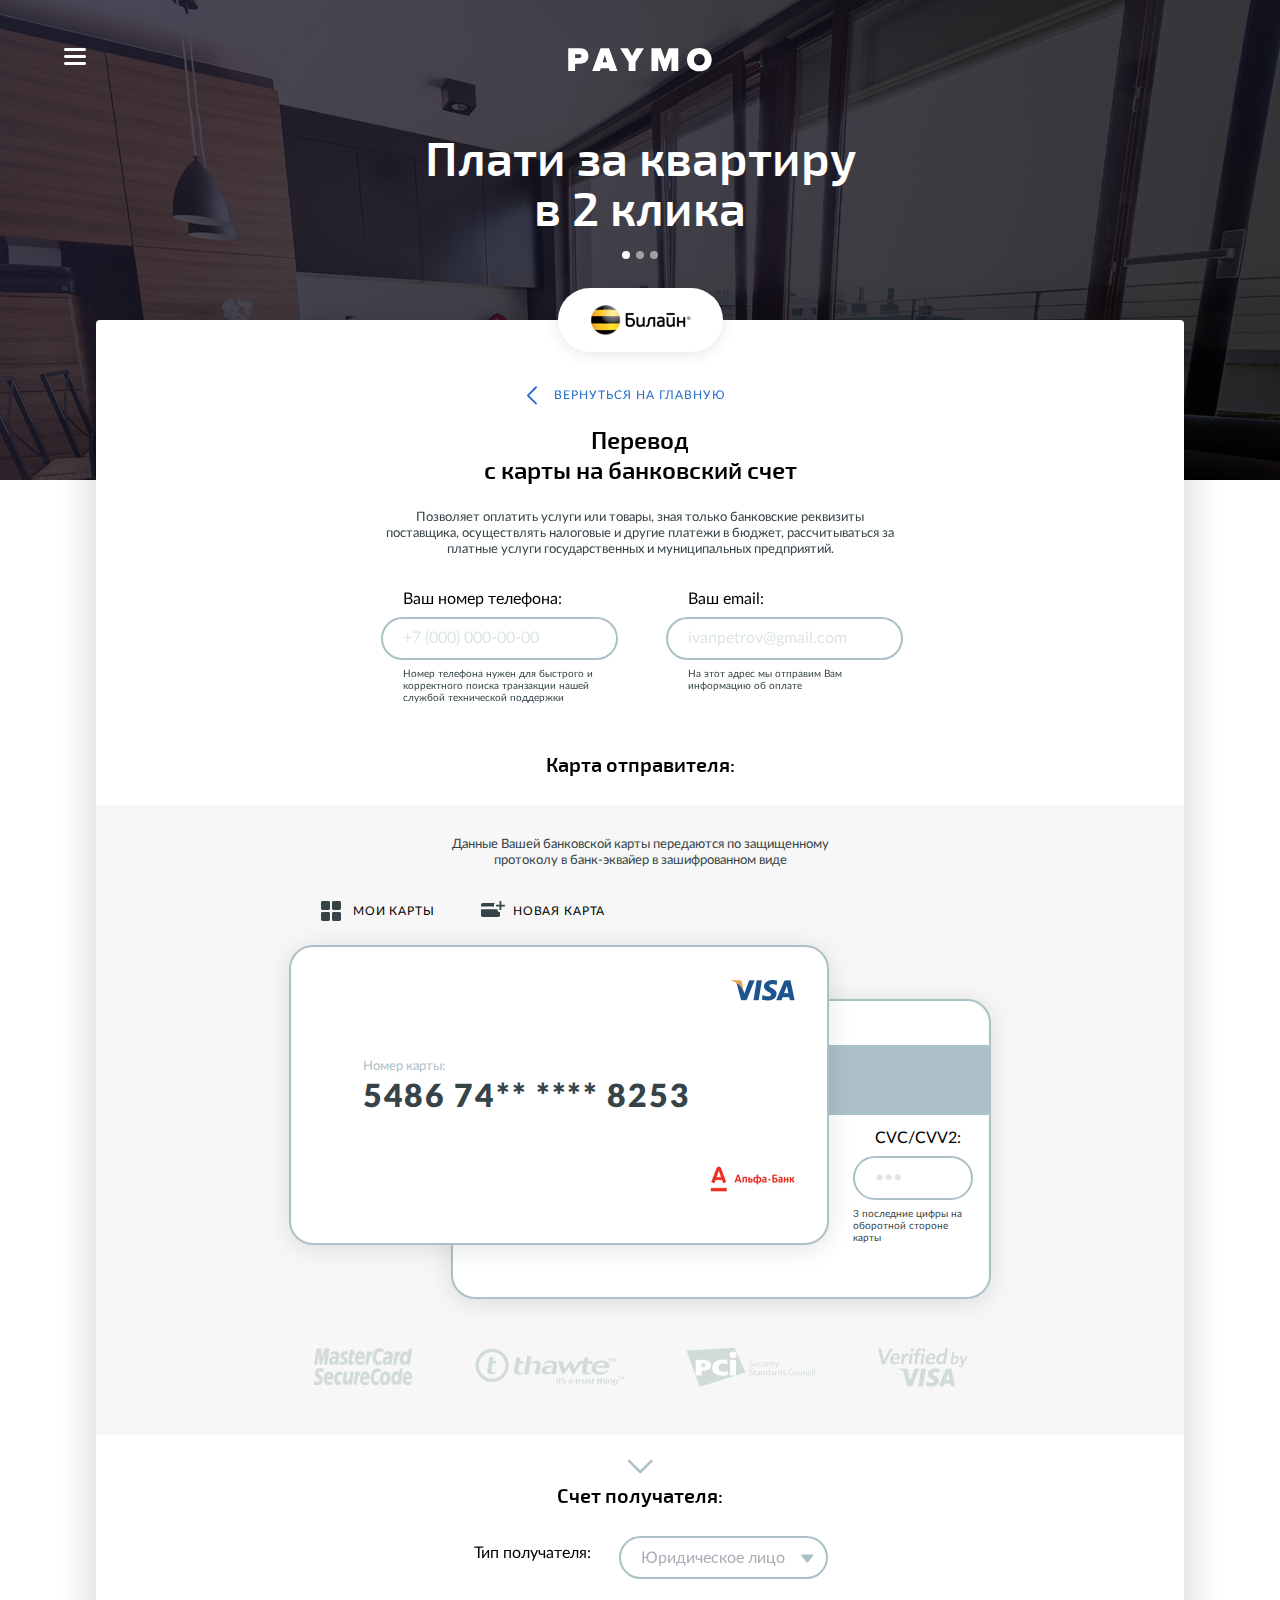
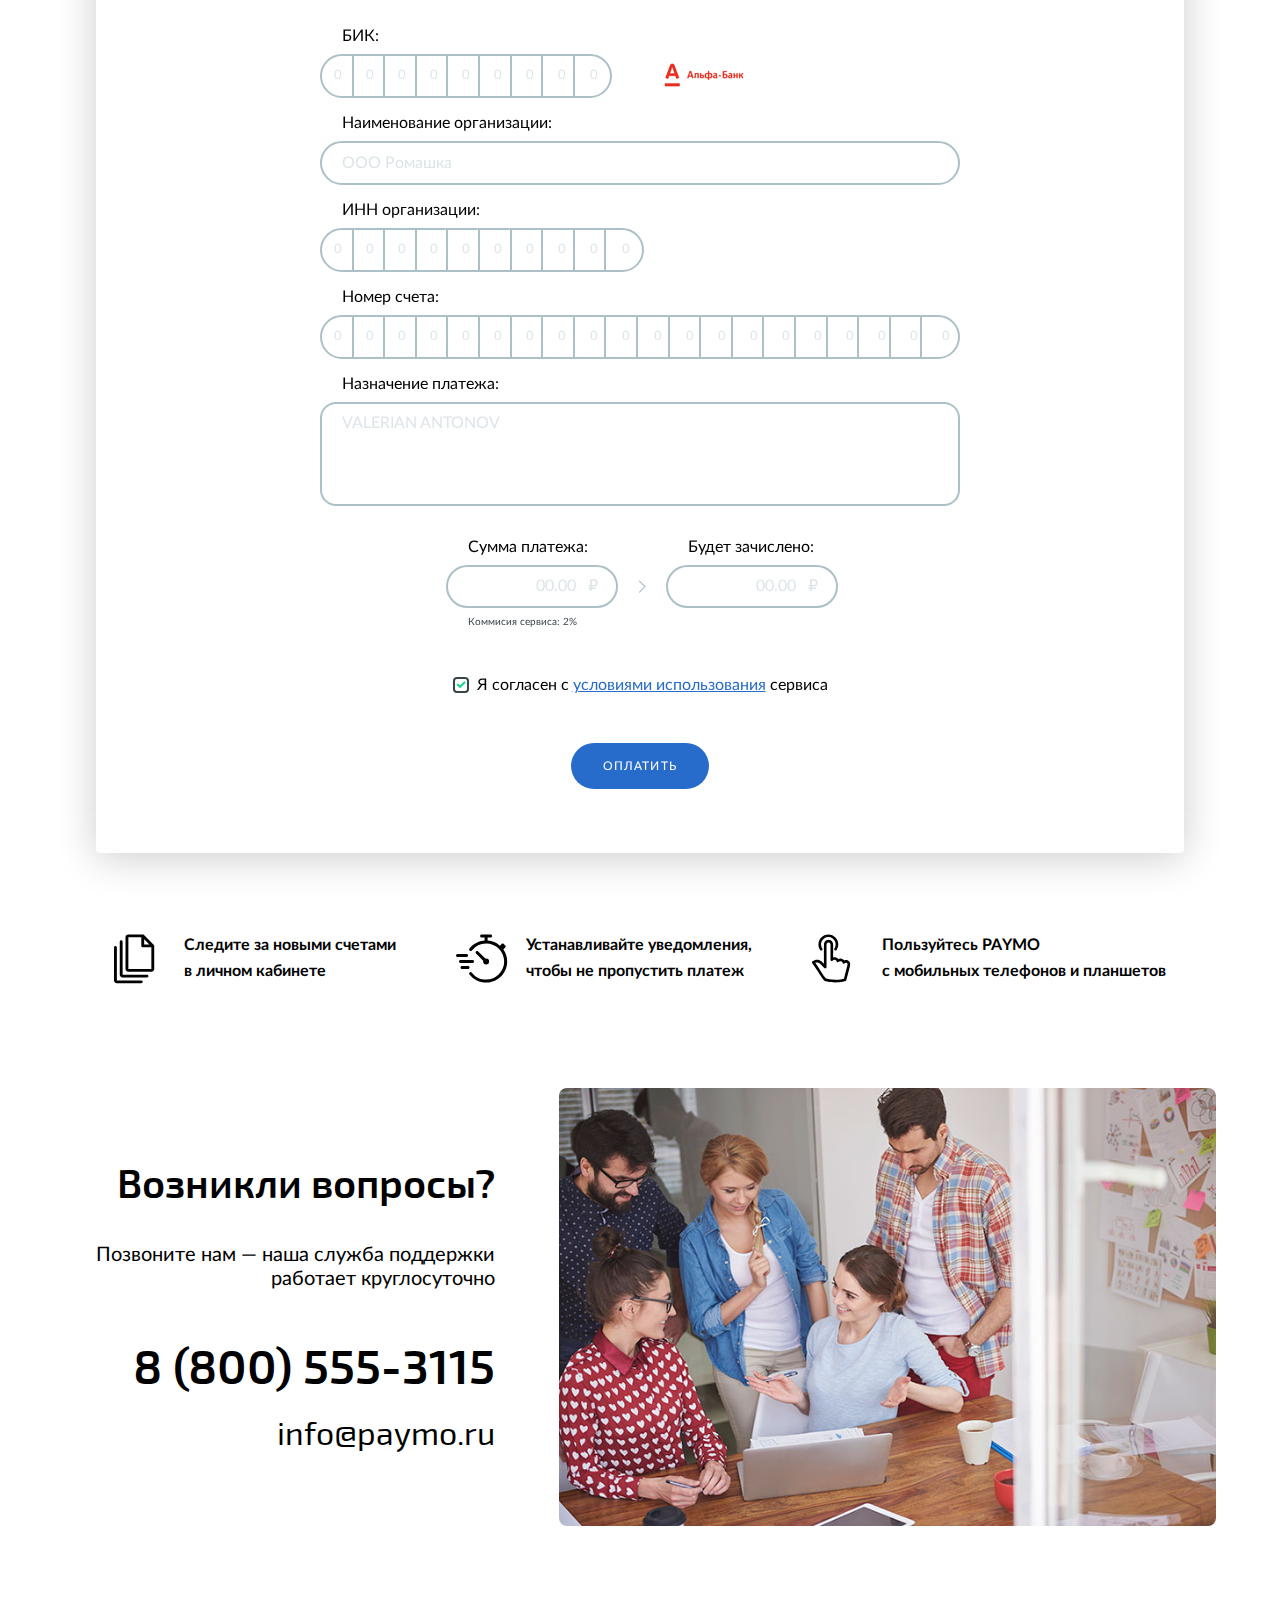
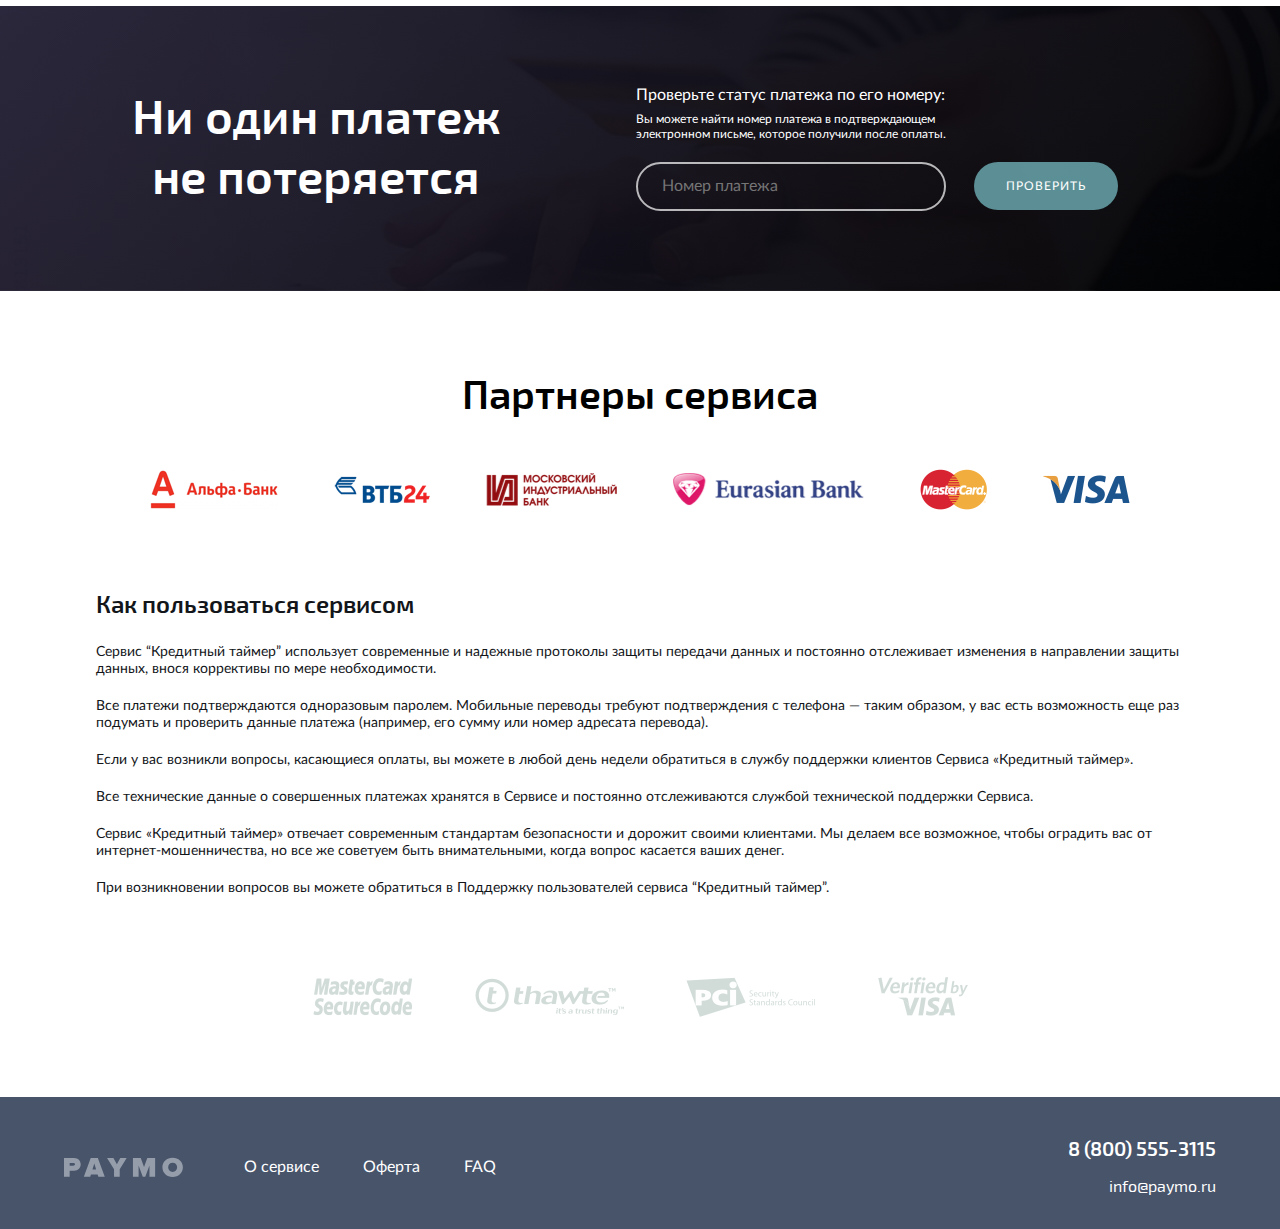
<file: payment_s3_account.html>
<!DOCTYPE>
<html>
  <head>
    <title>Paymo</title>
    <meta http-equiv="Content-type" content="text/html; charset=utf-8" />
  
    <meta name="format-detection" content="telephone=no"/>
    <meta name="viewport" content="width=device-width, initial-scale=1"/>
  
    <link rel="stylesheet" href="styles/build.css"/>
  </head>
  <body>
    <div class="sidemenu">
      <div class="sidemenu-wrapper">
        <div class="sidemenu-close-button"></div>
        <div class="sidemenu-content">
          <ul class="sidemenu-nav">
            <li>ОПЛАТА УСЛУГ
              <ul>
                <li><a href="providers.html">Коммунальные услуги</a></li>
                <li><a href="providers.html">Оплата кредитов</a></li>
                <li><a href="payment_s3_card.html">Переводы с карты на карту</a></li>
                <li><a href="payment_s3_account.html">Переводы с карты на счет</a></li>
              </ul>
            </li>
          </ul>
          <ul class="sidemenu-nav">
            <li>
              <ul>
                <li><a href="about.html">О сервисе</a></li>
                <li><a href="offer.html">Оферта</a></li>
                <li><a href="faq.html">FAQ</a></li>
              </ul>
            </li>
          </ul>
        </div>
        <div class="sidemenu-footer">
          <div class="sidemenu-phone">8 (800) 555-3115</div>
          <div>info@paymo.ru</div>
        </div>
      </div>
    </div>

    <div class="header">
      <div class="menu-button"></div>
      <a href="index.html" class="header-logo"></a>
      <div id="carousel" class="carousel slide" data-ride="carousel" data-interval="2500">
        <ol class="carousel-indicators">
          <li data-target="#carousel" data-slide-to="0" class="active"></li>
          <li data-target="#carousel" data-slide-to="1"></li>
          <li data-target="#carousel" data-slide-to="2"></li>
        </ol>
        <!-- Carousel items -->
        <div class="carousel-inner">
          <div class="active item" data-src="./images/slides/pay-rent.jpg">
            <h1 class="title">Плати за квартиру<br/> в 2 клика</h1>
          </div>
          <div class="item" data-src="./images/slides/pay-loan.jpg">
            <h1 class="title">Погашай кредит<br/> из дома</h1>
          </div>
          <div class="item" data-src="./images/slides/card-transfer.jpg">
            <h1 class="title">Переводи деньги<br/> на любую карту</h1>
          </div>
        </div>
      </div>
    </div>

    <div class="section main main__haslogo">
      <div class="provider-logo">
        <div class="provider-logo-wrapper">
          <img src="images/providers/beeline.png" alt=""/>
        </div>
      </div>
      <div class="payment">
        <div class="payment-back">
          <a class="button button__back" href="/">Вернуться на главную</a>
        </div>
        <h1 class="payment-title">Перевод <br> с карты на банковский счет</h1>
        <div class="payment-info">Позволяет оплатить услуги или товары, зная только банковские реквизиты поставщика, осуществлять налоговые и другие платежи в бюджет, рассчитываться за платные услуги государственных и муниципальных предприятий.</div>

        <form class="payment-form" action="">
          <div class="field-group">
            <div class="field field__middle field__phone">
              <label for="phoneNumber">Ваш номер телефона:</label>
              <div class="field-input">
                <input id="phone" type="text" name="phoneNumber" placeholder="+7 (000) 000-00-00" data-val="true" data-val-required="Введите номер телефона" data-val-regex="Введене неверный номер телефона" data-val-regex-pattern="^\+7 \(\d{3}\) \d{3}-\d{2}-\d{2}$"/>
              </div>
              <div class="field-error" data-valmsg-for="phoneNumber" data-valmsg-replace="true"></div>
              <div class="field-description">
                Номер телефона нужен для быстрого и корректного поиска транзакции нашей службой технической поддержки
              </div>
            </div>
          
            <div class="field field__middle">
              <label for="email">Ваш email:</label>
              <div class="field-input">
                <input type="text" name="email" placeholder="ivanpetrov@gmail.com" data-val="true" data-val-email="Введен неверный e-mail"/>
              </div>
              <div class="field-error" data-valmsg-for="email" data-valmsg-replace="true"></div>
              <div class="field-description">
                На этот адрес мы отправим Вам информацию об оплате
              </div>
            </div>
          </div>

          <h2>Карта отправителя:</h2>

          <div class="payment-sender">
            <div class="payment-info">Данные Вашей банковской карты передаются по защищенному <br> протоколу в банк-эквайер в зашифрованном виде</div>
          
            <div class="payment-cards">
              <div class="payment-cards-buttons">
                <div class="payment-cards-button payment-cards-button__my">Мои карты</div>
                <div class="payment-cards-button payment-cards-button__new">Новая карта</div>
              </div>
          
              <div class="payment-card payment-card__face payment-card__visa">
                <div class="payment-card_logo-ps"><img src="images/cards/visa.png"/></div>
          
                <div class="payment-card_saved">
                  <div class="field field__label field__card-number">
                    <label for="cardNumber">Номер карты:</label>
                    <div class="field-value">5486 74** **** 8253</div>
                  </div>
                  <img class="payment-card_logo-bank" src="images/cards/alfa-bank.png"/>
                </div>
          
                <div class="payment-card_form">
                  <div class="field field__card-number">
                    <label for="cardNumber">Номер карты:</label>
                    <div class="field-input">
                      <input type="tel" name="cardNumber" id="cardNumber" placeholder="0000 0000 0000 0000" minLength="13" maxLength="23" data-val="true" data-val-required data-val-luhn data-val-minlength/>
                    </div>
                  </div>
          
                  <div class="field field__card-holder">
                    <label for="cardHolder">Имя и фамилия (как указано на карте):</label>
                    <div class="field-input">
                      <input type="text" name="cardHolder" id="cardHolder" placeholder="VALERIAN ANTONOV" data-val="true" data-val-required data-val-regex data-val-regex-pattern="[a-zA-Z\-\_\s]*" />
                    </div>
                  </div>
          
                  <div class="field field__inline field__expiredate">
                    <label>Срок действия:</label>
                    <div class="field-input">
                    <div class="field field__expiredate-month">
                      <select name="expireDateMonth" title="Месяц" data-val="true" data-val-required>
                        <option value="01">Январь</option>
                        <option value="02">Февраль</option>
                        <option value="03">Март</option>
                        <option value="04">Апрель</option>
                        <option value="05">Май</option>
                        <option value="06">Июнь</option>
                        <option value="07">Июль</option>
                        <option value="08">Август</option>
                        <option value="09">Сентябрь</option>
                        <option value="10">Октябрь</option>
                        <option value="11">Ноябрь</option>
                        <option value="12">Декабрь</option>
                      </select>
                    </div>
                    <div class="field field__expiredate-year">
                      <select name="expireDateYear" title="Год" data-val="true" data-val-required>
                        <option value="16">2016</option>
                        <option value="15">2015</option>
                        <option value="14">2014</option>
                        <option value="13">2013</option>
                        <option value="12">2012</option>
                        <option value="11">2011</option>
                        <option value="10">2010</option>
                        <option value="09">2009</option>
                        <option value="08">2008</option>
                        <option value="07">2007</option>
                      </select>
                    </div>
                    </div>
                  </div>
                </div>
              </div>
          
              <div class="payment-card payment-card__reverse">
                <div class="field">
                  <div class="field-wrapper">
                    <label for="cvv">CVC/CVV2:</label>
                    <div class="field-input">
                      <input type="password" name="cvv" id="cvv" placeholder="•••" maxlength="3" minlength="3" data-val="true" data-val-required data-val-minlength/>
                    </div>
                  </div>
                  <div class="field-description">3 последние цифры на оборотной стороне карты</div>
                </div>
              </div>
            </div>
          
            <div class="certificates-list">
              <div class="certificates-item">
                <img src="./images/certificates/mastercard.png" alt="" />
              </div>
              <div class="certificates-item">
                <img src="./images/certificates/thawte.png" alt="" />
              </div>
              <div class="certificates-item">
                <img src="./images/certificates/pci.png" alt="" />
              </div>
              <div class="certificates-item">
                <img src="./images/certificates/visa.png" alt="" />
              </div>
            </div>
          
            <div class="user-cards">
              <div class="user-cards__close-button"></div>
              <div class="user-cards-container">
                <div class="user-cards-list">
                  <div class="user-cards-item">
                    <div class="user-cards-item_logo-ps"><img src="images/cards/visa.png" alt=""></div>
                    <div class="user-cards-item_logo"><img src="images/cards/alfa-bank.png" alt=""></div>
                    <div class="user-cards-item_title">548674******8253</div>
                  </div>
                  <div class="user-cards-item">
                    <div class="user-cards-item_logo-ps"><img src="images/cards/visa.png" alt=""></div>
                    <div class="user-cards-item_logo"><img src="images/cards/alfa-bank.png" alt=""></div>
                    <div class="user-cards-item_title">548674******8158</div>
                  </div>
                  <div class="user-cards-item">
                    <div class="user-cards-item_logo-ps"><img src="images/cards/visa.png" alt=""></div>
                    <div class="user-cards-item_logo"><img src="images/cards/alfa-bank.png" alt=""></div>
                    <div class="user-cards-item_title">548674******8158</div>
                  </div>
                  <div class="user-cards-item">
                    <div class="user-cards-item_logo-ps"><img src="images/cards/visa.png" alt=""></div>
                    <div class="user-cards-item_logo"><img src="images/cards/alfa-bank.png" alt=""></div>
                    <div class="user-cards-item_title">548674******8158</div>
                  </div>
                </div>
                <div class="button-panel">
                  <div class="button">Добавить новую карту</div>
                </div>
              </div>
            </div>
          </div>

          <div class="payment-recipient">
            <h2>Счет получателя:</h2>
            <div class="payment-account">
              <div class="field field__inline field__account-type">
                <label for="accountType">Тип получателя:</label>
                <select name="accountType">
                  <option value="business">Юридическое лицо</option>
                  <option value="personal">Физическое лицо</option>
                </select>
              </div>
            
              <div class="field field__bik">
                <label for="bik">БИК:</label>
                <div class="field-input">
                  <input type="tel" name="bik" placeholder="000000000" maxlength="9" data-val="true" data-val-required="Введите БИК" data-val-regex="Введен неверный БИК" data-val-regex-pattern="^\d{9}$"/>
                </div>
                <img src="images/AlfaBank.png" alt="" />
                <div class="field-error" data-valmsg-for="bik" data-valmsg-replace="true"></div>
              </div>
            
              <div class="field-group__account-type field-group__personal">
                <div class="field">
                  <label for="fullname">ФИО получателя:</label>
                  <div class="field-input">
                    <input type="text" name="fullname" placeholder="Валериан Антонович Петренко" data-val="true" data-val-required="Введите ФИО получателя" />
                  </div>
                  <div class="field-error" data-valmsg-for="fullname" data-valmsg-replace="true"></div>
                </div>
              </div>
            
              <div class="field-group__account-type field-group__business">
                <div class="field">
                  <label for="companyTitle">Наименование организации:</label>
                  <div class="field-input">
                    <input type="text" name="companyTitle" placeholder="ООО Ромашка" data-val="true" data-val-required="Введите наименование организации"/>
                  </div>
                  <div class="field-error" data-valmsg-for="companyTitle" data-valmsg-replace="true"></div>
                </div>
                <div class="field field__inn">
                  <label for="inn">ИНН организации:</label>
                  <div class="field-input">
                    <input type="tel" name="inn" placeholder="0000000000" maxlength="10" data-val="true" data-val-required="Введите ИНН" data-val-regex="Введен неверный ИНН" data-val-regex-pattern="^\d{10}$" />
                  </div>
                  <div class="field-error" data-valmsg-for="inn" data-valmsg-replace="true"></div>
                </div>
              </div>
            
              <div class="field field__account">
                <label for="accountNumber">Номер счета:</label>
                <div class="field-input">
                  <input type="tel" name="accountNumber" placeholder="00000000000000000000" maxlength="20" data-val="true" data-val-required="Введите номер счета" data-val-regex="Введен неверный номер счета" data-val-regex-pattern="^\d{20}$"/>
                </div>
                <div class="field-error" data-valmsg-for="accountNumber" data-valmsg-replace="true"></div>
              </div>
              <div class="field">
                <label for="description">Назначение платежа:</label>
                <div class="field-input">
                  <textarea name="description" placeholder="VALERIAN ANTONOV" data-val="true" data-val-required="Введите номер счета"></textarea>
                </div>
                <div class="field-error" data-valmsg-for="description" data-valmsg-replace="true"></div>
              </div>
            </div>
          </div>

          <div class="field-group field-group__amount">
            <div class="field field__amount">
              <label for="amount">Сумма платежа:</label>
              <div class="field-input">
                <input type="number" name="amount" id="amount" placeholder="00.00" data-val="true" data-val-required>
                <div class="field-currency">₽</div>
              </div>
              <div class="field-description">Коммисия сервиса: 2%</div>
            </div>
            <div class="field field__amount">
              <label for="receivedAmount">Будет зачислено:</label>
              <div class="field-input">
                <input type="number" name="receivedAmount" id="receivedAmount" placeholder="00.00">
                <div class="field-currency">₽</div>
              </div>
            </div>
          </div>

          <div class="payment-agreement">
            <div class="field field__checkbox">
              <input name="agreement" id="agreement" type="checkbox" checked="checked" data-val="true" data-val-required/>
              <label for="agreement">Я согласен с <a href="#" target="_blank" data-popup="offer-popup">условиями использования</a> сервиса</label>
            </div>
          </div>
          
          <div class="popup popup__offer" id="offer-popup">
            <div class="popup_content">
              <div class="popup_close-button popup_close"></div>
              <h1>Cоглашение об использовании Сервиса PAYMO<span>(далее – «Соглашение»)</span></h1>
              <div class="content">
                <p>Настоящее Соглашение, предметом которого является использование платежного сервиса PAYMO (далее именуемого – «Сервис PAYMO»), представляет собой  юридическое соглашение между Обществом с ограниченной ответственностью «Инновационные Платежные Технологии» (далее именуемого – «PAYMO»), и пользователем Сервиса PAYMO (далее именуемого «Пользователь»). Используя Сервис PAYMO, Пользователь соглашается с условиями настоящего Соглашения. Настоящее Соглашение заключается между Пользователем и PAYMO и является публичной офертой PAYMO в соответствии со ст. 437 Гражданского Кодекса Российской Федерации. Действия Пользователя, указанные в разделе 2 Соглашения, а также фактические действия Пользователя по использованию Сервиса PAYMO считаются акцептом оферты согласно ст. 438 Гражданского Кодекса Российской Федерации и означают безоговорочное принятие Пользователем всех условий Соглашения без каких-либо изъятий или ограничений. До начала использования Сервиса PAYMO Пользователю надлежит ознакомиться с настоящим Соглашением. В случае несогласия с условиями Соглашения в целом или какой-либо его части Пользователю надлежит воздержаться от использования Сервиса.</p>
                <h2>1. Общие положения</h2>
                <p>Предметом настоящего Соглашения является предоставление Пользователю услуг информационно-технологического обслуживания посредством Сервиса PAYMO. Сервис PAYMO является технологией (включающей программно-аппаратные комплексы PAYMO, которые обеспечивают участникам расчетов возможность безопасного обмена информацией через электронные сети передачи данных (включая интернет), в том числе обмена электронной информацией и документами, необходимыми для составления, удостоверения и передачи распоряжений Пользователей об осуществлении переводов денежных средств), которая реализует процесс осуществления переводов денежных средств Пользователей в пользу торгово-сервисных предприятий (включая их филиалы, представительства и иные обособленные подразделения), реализующих товары (работы, услуги) посредством сети интернет (в том числе через web-сайты и мобильные приложения) – далее «Мерчанты», а также в пользу физических лиц с использованием банковских карт и иных электронных средств платежа. Переводы денежных средств и иные расчеты в рамках настоящего Соглашения осуществляются кредитными организациями, привлекаемыми PAYMO на основании отдельных договоров. Сервис PAYMO также реализует функцию безопасного хранения карточных данных Пользователей («Учетные данные оплаты») в базе данных PAYMO для использования на сайтах Мерчантов, которые поддерживают данную функцию, при осуществлении последующих платежей, и в полной мере соответствует стандарту безопасности данных, включающему в себя требования международных платежных систем, к обеспечению информационной безопасности (PCI DSS). Принимая условия настоящего Соглашения, Пользователь предоставляет PAYMO, в соответствии с требованиями Федерального закона № 152-ФЗ от 27 июля 2006 г. «О персональных данных», свое согласие на обработку персональных данных Пользователя (в том числе, Учетные данные оплаты, номер сотового телефона, ФИО, регистрационные данные), включая передачу сведений о нем третьим лицам с целью исполнения настоящего Соглашения, а также исполнения других обязательств, направленных на исполнение настоящего Соглашения.
                При этом Пользователь согласен, что обработка его персональных данных в целях исполнения настоящего Соглашения осуществляется PAYMO путем их сбора, систематизации, накопления, хранения, уточнения (обновления, изменения), использования, распространения (в том числе передачи), обезличивания, блокирования, уничтожения в различных формах, требуемых для предоставления Сервиса PAYMO.
                Настоящим Пользователь также дает согласие на передачу любых персональных данных, предоставленных PAYMO по настоящему Соглашению, третьим лицам в целях исполнения настоящего Соглашения. PAYMO гарантирует Пользователю принятие всех необходимых мер по обеспечению конфиденциальности персональных данных Пользователя в соответствии с требованиями действующего законодательства РФ.
                Согласие Пользователя на обработку (в том числе передачу) его персональных данных действует в течение срока действия Соглашения, а также в течение 5 (пяти) лет по истечении срока действия Пользователя, при этом такое согласие Пользователя может быть отозвано Пользователем в соответствии с условиями Соглашения. </p>
                <h2>2. Общие положения</h2>
                <p>Предметом настоящего Соглашения является предоставление Пользователю услуг информационно-технологического обслуживания посредством Сервиса PAYMO. Сервис PAYMO является технологией (включающей программно-аппаратные комплексы PAYMO, которые обеспечивают участникам расчетов возможность безопасного обмена информацией через электронные сети передачи данных (включая интернет), в том числе обмена электронной информацией и документами, необходимыми для составления, удостоверения и передачи распоряжений Пользователей об осуществлении переводов денежных средств), которая реализует процесс осуществления переводов денежных средств Пользователей в пользу торгово-сервисных предприятий (включая их филиалы, представительства и иные обособленные подразделения), реализующих товары (работы, услуги) посредством сети интернет (в том числе через web-сайты и мобильные приложения) – далее «Мерчанты», а также в пользу физических лиц с использованием банковских карт и иных электронных средств платежа. Переводы денежных средств и иные расчеты в рамках настоящего Соглашения осуществляются кредитными организациями, привлекаемыми PAYMO на основании отдельных договоров. Сервис PAYMO также реализует функцию безопасного хранения карточных данных Пользователей («Учетные данные оплаты») в базе данных PAYMO для использования на сайтах Мерчантов, которые поддерживают данную функцию, при осуществлении последующих платежей, и в полной мере соответствует стандарту безопасности данных, включающему в себя требования международных платежных систем, к обеспечению информационной безопасности (PCI DSS). Принимая условия настоящего Соглашения, Пользователь предоставляет PAYMO, в соответствии с требованиями Федерального закона № 152-ФЗ от 27 июля 2006 г. «О персональных данных», свое согласие на обработку персональных данных Пользователя (в том числе, Учетные данные оплаты, номер сотового телефона, ФИО, регистрационные данные), включая передачу сведений о нем третьим лицам с целью исполнения настоящего Соглашения, а также исполнения других обязательств, направленных на исполнение настоящего Соглашения. При этом Пользователь согласен, что обработка его персональных данных в целях исполнения настоящего Соглашения осуществляется PAYMO путем их сбора, систематизации, накопления, хранения, уточнения (обновления, изменения), использования, распространения (в том числе передачи), обезличивания, блокирования, уничтожения в различных формах, требуемых для предоставления Сервиса PAYMO. Настоящим Пользователь также дает согласие на передачу любых персональных данных, предоставленных PAYMO по настоящему Соглашению, третьим лицам в целях исполнения настоящего Соглашения. PAYMO гарантирует Пользователю принятие всех необходимых мер по обеспечению конфиденциальности персональных данных Пользователя в соответствии с требованиями действующего законодательства РФ. Согласие Пользователя на обработку (в том числе передачу) его персональных данных действует в течение срока действия Соглашения, а также в течение 5 (пяти) лет по истечении срока действия Пользователя, при этом такое согласие Пользователя может быть отозвано Пользователем в соответствии с условиями Соглашения. </p>
                <h2>1. Общие положения</h2>
                <p>Предметом настоящего Соглашения является предоставление Пользователю услуг информационно-технологического обслуживания посредством Сервиса PAYMO. Сервис PAYMO является технологией (включающей программно-аппаратные комплексы PAYMO, которые обеспечивают участникам расчетов возможность безопасного обмена информацией через электронные сети передачи данных (включая интернет), в том числе обмена электронной информацией и документами, необходимыми для составления, удостоверения и передачи распоряжений Пользователей об осуществлении переводов денежных средств), которая реализует процесс осуществления переводов денежных средств Пользователей в пользу торгово-сервисных предприятий (включая их филиалы, представительства и иные обособленные подразделения), реализующих товары (работы, услуги) посредством сети интернет (в том числе через web-сайты и мобильные приложения) – далее «Мерчанты», а также в пользу физических лиц с использованием банковских карт и иных электронных средств платежа. Переводы денежных средств и иные расчеты в рамках настоящего Соглашения осуществляются кредитными организациями, привлекаемыми PAYMO на основании отдельных договоров. Сервис PAYMO также реализует функцию безопасного хранения карточных данных Пользователей («Учетные данные оплаты») в базе данных PAYMO для использования на сайтах Мерчантов, которые поддерживают данную функцию, при осуществлении последующих платежей, и в полной мере соответствует стандарту безопасности данных, включающему в себя требования международных платежных систем, к обеспечению информационной безопасности (PCI DSS). Принимая условия настоящего Соглашения, Пользователь предоставляет PAYMO, в соответствии с требованиями Федерального закона № 152-ФЗ от 27 июля 2006 г. «О персональных данных», свое согласие на обработку персональных данных Пользователя (в том числе, Учетные данные оплаты, номер сотового телефона, ФИО, регистрационные данные), включая передачу сведений о нем третьим лицам с целью исполнения настоящего Соглашения, а также исполнения других обязательств, направленных на исполнение настоящего Соглашения.
                При этом Пользователь согласен, что обработка его персональных данных в целях исполнения настоящего Соглашения осуществляется PAYMO путем их сбора, систематизации, накопления, хранения, уточнения (обновления, изменения), использования, распространения (в том числе передачи), обезличивания, блокирования, уничтожения в различных формах, требуемых для предоставления Сервиса PAYMO.
                Настоящим Пользователь также дает согласие на передачу любых персональных данных, предоставленных PAYMO по настоящему Соглашению, третьим лицам в целях исполнения настоящего Соглашения. PAYMO гарантирует Пользователю принятие всех необходимых мер по обеспечению конфиденциальности персональных данных Пользователя в соответствии с требованиями действующего законодательства РФ.
                Согласие Пользователя на обработку (в том числе передачу) его персональных данных действует в течение срока действия Соглашения, а также в течение 5 (пяти) лет по истечении срока действия Пользователя, при этом такое согласие Пользователя может быть отозвано Пользователем в соответствии с условиями Соглашения. </p>
                <h2>2. Общие положения</h2>
                <p>Предметом настоящего Соглашения является предоставление Пользователю услуг информационно-технологического обслуживания посредством Сервиса PAYMO. Сервис PAYMO является технологией (включающей программно-аппаратные комплексы PAYMO, которые обеспечивают участникам расчетов возможность безопасного обмена информацией через электронные сети передачи данных (включая интернет), в том числе обмена электронной информацией и документами, необходимыми для составления, удостоверения и передачи распоряжений Пользователей об осуществлении переводов денежных средств), которая реализует процесс осуществления переводов денежных средств Пользователей в пользу торгово-сервисных предприятий (включая их филиалы, представительства и иные обособленные подразделения), реализующих товары (работы, услуги) посредством сети интернет (в том числе через web-сайты и мобильные приложения) – далее «Мерчанты», а также в пользу физических лиц с использованием банковских карт и иных электронных средств платежа. Переводы денежных средств и иные расчеты в рамках настоящего Соглашения осуществляются кредитными организациями, привлекаемыми PAYMO на основании отдельных договоров. Сервис PAYMO также реализует функцию безопасного хранения карточных данных Пользователей («Учетные данные оплаты») в базе данных PAYMO для использования на сайтах Мерчантов, которые поддерживают данную функцию, при осуществлении последующих платежей, и в полной мере соответствует стандарту безопасности данных, включающему в себя требования международных платежных систем, к обеспечению информационной безопасности (PCI DSS). Принимая условия настоящего Соглашения, Пользователь предоставляет PAYMO, в соответствии с требованиями Федерального закона № 152-ФЗ от 27 июля 2006 г. «О персональных данных», свое согласие на обработку персональных данных Пользователя (в том числе, Учетные данные оплаты, номер сотового телефона, ФИО, регистрационные данные), включая передачу сведений о нем третьим лицам с целью исполнения настоящего Соглашения, а также исполнения других обязательств, направленных на исполнение настоящего Соглашения. При этом Пользователь согласен, что обработка его персональных данных в целях исполнения настоящего Соглашения осуществляется PAYMO путем их сбора, систематизации, накопления, хранения, уточнения (обновления, изменения), использования, распространения (в том числе передачи), обезличивания, блокирования, уничтожения в различных формах, требуемых для предоставления Сервиса PAYMO. Настоящим Пользователь также дает согласие на передачу любых персональных данных, предоставленных PAYMO по настоящему Соглашению, третьим лицам в целях исполнения настоящего Соглашения. PAYMO гарантирует Пользователю принятие всех необходимых мер по обеспечению конфиденциальности персональных данных Пользователя в соответствии с требованиями действующего законодательства РФ. Согласие Пользователя на обработку (в том числе передачу) его персональных данных действует в течение срока действия Соглашения, а также в течение 5 (пяти) лет по истечении срока действия Пользователя, при этом такое согласие Пользователя может быть отозвано Пользователем в соответствии с условиями Соглашения. </p>
                <h2>1. Общие положения</h2>
                <p>Предметом настоящего Соглашения является предоставление Пользователю услуг информационно-технологического обслуживания посредством Сервиса PAYMO. Сервис PAYMO является технологией (включающей программно-аппаратные комплексы PAYMO, которые обеспечивают участникам расчетов возможность безопасного обмена информацией через электронные сети передачи данных (включая интернет), в том числе обмена электронной информацией и документами, необходимыми для составления, удостоверения и передачи распоряжений Пользователей об осуществлении переводов денежных средств), которая реализует процесс осуществления переводов денежных средств Пользователей в пользу торгово-сервисных предприятий (включая их филиалы, представительства и иные обособленные подразделения), реализующих товары (работы, услуги) посредством сети интернет (в том числе через web-сайты и мобильные приложения) – далее «Мерчанты», а также в пользу физических лиц с использованием банковских карт и иных электронных средств платежа. Переводы денежных средств и иные расчеты в рамках настоящего Соглашения осуществляются кредитными организациями, привлекаемыми PAYMO на основании отдельных договоров. Сервис PAYMO также реализует функцию безопасного хранения карточных данных Пользователей («Учетные данные оплаты») в базе данных PAYMO для использования на сайтах Мерчантов, которые поддерживают данную функцию, при осуществлении последующих платежей, и в полной мере соответствует стандарту безопасности данных, включающему в себя требования международных платежных систем, к обеспечению информационной безопасности (PCI DSS). Принимая условия настоящего Соглашения, Пользователь предоставляет PAYMO, в соответствии с требованиями Федерального закона № 152-ФЗ от 27 июля 2006 г. «О персональных данных», свое согласие на обработку персональных данных Пользователя (в том числе, Учетные данные оплаты, номер сотового телефона, ФИО, регистрационные данные), включая передачу сведений о нем третьим лицам с целью исполнения настоящего Соглашения, а также исполнения других обязательств, направленных на исполнение настоящего Соглашения.
                При этом Пользователь согласен, что обработка его персональных данных в целях исполнения настоящего Соглашения осуществляется PAYMO путем их сбора, систематизации, накопления, хранения, уточнения (обновления, изменения), использования, распространения (в том числе передачи), обезличивания, блокирования, уничтожения в различных формах, требуемых для предоставления Сервиса PAYMO.
                Настоящим Пользователь также дает согласие на передачу любых персональных данных, предоставленных PAYMO по настоящему Соглашению, третьим лицам в целях исполнения настоящего Соглашения. PAYMO гарантирует Пользователю принятие всех необходимых мер по обеспечению конфиденциальности персональных данных Пользователя в соответствии с требованиями действующего законодательства РФ.
                Согласие Пользователя на обработку (в том числе передачу) его персональных данных действует в течение срока действия Соглашения, а также в течение 5 (пяти) лет по истечении срока действия Пользователя, при этом такое согласие Пользователя может быть отозвано Пользователем в соответствии с условиями Соглашения. </p>
                <h2>2. Общие положения</h2>
                <p>Предметом настоящего Соглашения является предоставление Пользователю услуг информационно-технологического обслуживания посредством Сервиса PAYMO. Сервис PAYMO является технологией (включающей программно-аппаратные комплексы PAYMO, которые обеспечивают участникам расчетов возможность безопасного обмена информацией через электронные сети передачи данных (включая интернет), в том числе обмена электронной информацией и документами, необходимыми для составления, удостоверения и передачи распоряжений Пользователей об осуществлении переводов денежных средств), которая реализует процесс осуществления переводов денежных средств Пользователей в пользу торгово-сервисных предприятий (включая их филиалы, представительства и иные обособленные подразделения), реализующих товары (работы, услуги) посредством сети интернет (в том числе через web-сайты и мобильные приложения) – далее «Мерчанты», а также в пользу физических лиц с использованием банковских карт и иных электронных средств платежа. Переводы денежных средств и иные расчеты в рамках настоящего Соглашения осуществляются кредитными организациями, привлекаемыми PAYMO на основании отдельных договоров. Сервис PAYMO также реализует функцию безопасного хранения карточных данных Пользователей («Учетные данные оплаты») в базе данных PAYMO для использования на сайтах Мерчантов, которые поддерживают данную функцию, при осуществлении последующих платежей, и в полной мере соответствует стандарту безопасности данных, включающему в себя требования международных платежных систем, к обеспечению информационной безопасности (PCI DSS). Принимая условия настоящего Соглашения, Пользователь предоставляет PAYMO, в соответствии с требованиями Федерального закона № 152-ФЗ от 27 июля 2006 г. «О персональных данных», свое согласие на обработку персональных данных Пользователя (в том числе, Учетные данные оплаты, номер сотового телефона, ФИО, регистрационные данные), включая передачу сведений о нем третьим лицам с целью исполнения настоящего Соглашения, а также исполнения других обязательств, направленных на исполнение настоящего Соглашения. При этом Пользователь согласен, что обработка его персональных данных в целях исполнения настоящего Соглашения осуществляется PAYMO путем их сбора, систематизации, накопления, хранения, уточнения (обновления, изменения), использования, распространения (в том числе передачи), обезличивания, блокирования, уничтожения в различных формах, требуемых для предоставления Сервиса PAYMO. Настоящим Пользователь также дает согласие на передачу любых персональных данных, предоставленных PAYMO по настоящему Соглашению, третьим лицам в целях исполнения настоящего Соглашения. PAYMO гарантирует Пользователю принятие всех необходимых мер по обеспечению конфиденциальности персональных данных Пользователя в соответствии с требованиями действующего законодательства РФ. Согласие Пользователя на обработку (в том числе передачу) его персональных данных действует в течение срока действия Соглашения, а также в течение 5 (пяти) лет по истечении срока действия Пользователя, при этом такое согласие Пользователя может быть отозвано Пользователем в соответствии с условиями Соглашения. </p>
                <h2>2. Общие положения</h2>
                <p>Предметом настоящего Соглашения является предоставление Пользователю услуг информационно-технологического обслуживания посредством Сервиса PAYMO. Сервис PAYMO является технологией (включающей программно-аппаратные комплексы PAYMO, которые обеспечивают участникам расчетов возможность безопасного обмена информацией через электронные сети передачи данных (включая интернет), в том числе обмена электронной информацией и документами, необходимыми для составления, удостоверения и передачи распоряжений Пользователей об осуществлении переводов денежных средств), которая реализует процесс осуществления переводов денежных средств Пользователей в пользу торгово-сервисных предприятий (включая их филиалы, представительства и иные обособленные подразделения), реализующих товары (работы, услуги) посредством сети интернет (в том числе через web-сайты и мобильные приложения) – далее «Мерчанты», а также в пользу физических лиц с использованием банковских карт и иных электронных средств платежа. Переводы денежных средств и иные расчеты в рамках настоящего Соглашения осуществляются кредитными организациями, привлекаемыми PAYMO на основании отдельных договоров. Сервис PAYMO также реализует функцию безопасного хранения карточных данных Пользователей («Учетные данные оплаты») в базе данных PAYMO для использования на сайтах Мерчантов, которые поддерживают данную функцию, при осуществлении последующих платежей, и в полной мере соответствует стандарту безопасности данных, включающему в себя требования международных платежных систем, к обеспечению информационной безопасности (PCI DSS). Принимая условия настоящего Соглашения, Пользователь предоставляет PAYMO, в соответствии с требованиями Федерального закона № 152-ФЗ от 27 июля 2006 г. «О персональных данных», свое согласие на обработку персональных данных Пользователя (в том числе, Учетные данные оплаты, номер сотового телефона, ФИО, регистрационные данные), включая передачу сведений о нем третьим лицам с целью исполнения настоящего Соглашения, а также исполнения других обязательств, направленных на исполнение настоящего Соглашения. При этом Пользователь согласен, что обработка его персональных данных в целях исполнения настоящего Соглашения осуществляется PAYMO путем их сбора, систематизации, накопления, хранения, уточнения (обновления, изменения), использования, распространения (в том числе передачи), обезличивания, блокирования, уничтожения в различных формах, требуемых для предоставления Сервиса PAYMO. Настоящим Пользователь также дает согласие на передачу любых персональных данных, предоставленных PAYMO по настоящему Соглашению, третьим лицам в целях исполнения настоящего Соглашения. PAYMO гарантирует Пользователю принятие всех необходимых мер по обеспечению конфиденциальности персональных данных Пользователя в соответствии с требованиями действующего законодательства РФ. Согласие Пользователя на обработку (в том числе передачу) его персональных данных действует в течение срока действия Соглашения, а также в течение 5 (пяти) лет по истечении срока действия Пользователя, при этом такое согласие Пользователя может быть отозвано Пользователем в соответствии с условиями Соглашения. </p>
                <p>Предметом настоящего Соглашения является предоставление Пользователю услуг информационно-технологического обслуживания посредством Сервиса PAYMO. Сервис PAYMO является технологией (включающей программно-аппаратные комплексы PAYMO, которые обеспечивают участникам расчетов возможность безопасного обмена информацией через электронные сети передачи данных (включая интернет), в том числе обмена электронной информацией и документами, необходимыми для составления, удостоверения и передачи распоряжений Пользователей об осуществлении переводов денежных средств), которая реализует процесс осуществления переводов денежных средств Пользователей в пользу торгово-сервисных предприятий (включая их филиалы, представительства и иные обособленные подразделения), реализующих товары (работы, услуги) посредством сети интернет (в том числе через web-сайты и мобильные приложения) – далее «Мерчанты», а также в пользу физических лиц с использованием банковских карт и иных электронных средств платежа. Переводы денежных средств и иные расчеты в рамках настоящего Соглашения осуществляются кредитными организациями, привлекаемыми PAYMO на основании отдельных договоров. Сервис PAYMO также реализует функцию безопасного хранения карточных данных Пользователей («Учетные данные оплаты») в базе данных PAYMO для использования на сайтах Мерчантов, которые поддерживают данную функцию, при осуществлении последующих платежей, и в полной мере соответствует стандарту безопасности данных, включающему в себя требования международных платежных систем, к обеспечению информационной безопасности (PCI DSS). Принимая условия настоящего Соглашения, Пользователь предоставляет PAYMO, в соответствии с требованиями Федерального закона № 152-ФЗ от 27 июля 2006 г. «О персональных данных», свое согласие на обработку персональных данных Пользователя (в том числе, Учетные данные оплаты, номер сотового телефона, ФИО, регистрационные данные), включая передачу сведений о нем третьим лицам с целью исполнения настоящего Соглашения, а также исполнения других обязательств, направленных на исполнение настоящего Соглашения.
                При этом Пользователь согласен, что обработка его персональных данных в целях исполнения настоящего Соглашения осуществляется PAYMO путем их сбора, систематизации, накопления, хранения, уточнения (обновления, изменения), использования, распространения (в том числе передачи), обезличивания, блокирования, уничтожения в различных формах, требуемых для предоставления Сервиса PAYMO.
                Настоящим Пользователь также дает согласие на передачу любых персональных данных, предоставленных PAYMO по настоящему Соглашению, третьим лицам в целях исполнения настоящего Соглашения. PAYMO гарантирует Пользователю принятие всех необходимых мер по обеспечению конфиденциальности персональных данных Пользователя в соответствии с требованиями действующего законодательства РФ.
                Согласие Пользователя на обработку (в том числе передачу) его персональных данных действует в течение срока действия Соглашения, а также в течение 5 (пяти) лет по истечении срока действия Пользователя, при этом такое согласие Пользователя может быть отозвано Пользователем в соответствии с условиями Соглашения. </p>
              </div>
              <div class="content-pages">1/12</div>
            </div>
          </div>

          <div class="button-panel">
            <div class="button-wrapper"><input class="button" type="submit" value="Оплатить"></div>
          </div>
        </form>
      </div>
    </div>

    <div class="section features">
      <div class="wrapper">
        <div class="features-list">
          <div class="features-item features-item__invoices">Следите за новыми счетами <br> в личном кабинете</div>
          <div class="features-item features-item__notifications">Устанавливайте уведомления, <br> чтобы не пропустить платеж</div>
          <div class="features-item features-item__mobile">Пользуйтесь PAYMO <br> с мобильных телефонов и планшетов</div>
        </div>
      </div>
    </div>
    
    <div class="section support">
      <div class="wrapper">
        <div class="support-content">
          <h2>Возникли вопросы?</h2>
          <div class="support-message">Позвоните нам — наша служба поддержки работает круглосуточно</div>
          <div class="support-phone">8 (800) 555-3115</div>
          <div class="support-email">info@paymo.ru</div>
        </div>
        <div class="support-image">
          <img src="./images/support.jpg" alt="Служба поддержки" />
        </div>
      </div>
    </div>
    
    <div class="section pay-status">
      <div class="wrapper">
        <div class="pay-status-title">
          <h2>Ни один платеж <br> не потеряется</h2>
        </div>
        <div class="pay-status-form">
          <div>Проверьте статус платежа по его номеру:</div>
          <p><small>Вы можете найти номер платежа в подтверждающем<br/> электронном письме, которое получили после оплаты.</small></p>
          <form>
            <input type="text" name="transactionId" placeholder="Номер платежа" />
            <input type="submit" value="Проверить" />
          </form>
        </div>
      </div>
    </div>
    
    <div class="section partners">
      <div class="wrapper">
        <h2>Партнеры сервиса</h2>
        <div class="partners-list">
          <img src="./images/partners/AlfaBank.png" alt="Альфа-банк" />
          <img src="./images/partners/WTB24.png" alt="ВТБ24" />
          <img src="./images/partners/MIB.png" alt="Московский индустриальный банк" />
          <img src="./images/partners/EurasianBank.png" alt="Банка Евразия" />
          <img src="./images/partners/MasterCard.png" alt="MasterCard" />
          <img src="./images/partners/Visa.png" alt="Visa" />
        </div>
      </div>
    </div>
    
    <div class="section howitworks">
      <div class="wrapper">
        <div class="content">
          <h3>Как пользоваться сервисом</h3>
          <p>Сервис “Кредитный таймер” использует современные и надежные протоколы защиты передачи данных и постоянно отслеживает изменения в направлении защиты данных, внося коррективы по мере необходимости.</p>
          <p>Все платежи подтверждаются одноразовым паролем. Мобильные переводы требуют подтверждения с телефона — таким образом, у вас есть возможность еще раз подумать и проверить данные платежа (например, его сумму или номер адресата перевода).</p>
          <p>Если у вас возникли вопросы, касающиеся оплаты, вы можете в любой день недели обратиться в службу поддержки клиентов Сервиса «Кредитный таймер».</p>
          <p>Все технические данные о совершенных платежах хранятся в Сервисе и постоянно отслеживаются службой технической поддержки Сервиса.</p>
          <p>Сервис «Кредитный таймер» отвечает современным стандартам безопасности и дорожит своими клиентами. Мы делаем все возможное, чтобы оградить вас от интернет-мошенничества, но все же советуем быть внимательными, когда вопрос касается ваших денег.</p>
          <p>При возникновении вопросов вы можете обратиться в Поддержку пользователей сервиса “Кредитный таймер”.</p>
        </div>
      </div>
    </div>
    
    <div class="section certificates">
      <div class="wrapper">
        <div class="certificates-list">
          <div class="certificates-item">
            <img src="./images/certificates/mastercard.png" srcset="./images/certificates/mastercard@2x.png 2x" alt="" />
          </div>
          <div class="certificates-item">
            <img src="./images/certificates/thawte.png" srcset="./images/certificates/thawte@2x.png 2x" alt="" />
          </div>
          <div class="certificates-item">
            <img src="./images/certificates/pci.png" srcset="./images/certificates/pci@2x.png 2x" alt="" />
          </div>
          <div class="certificates-item">
            <img src="./images/certificates/visa.png" srcset="./images/certificates/visa@2x.png 2x" alt="" />
          </div>
        </div>
      </div>
    </div>

    <div class="footer">
      <div class="wrapper">
        <div class="footer-container">
          <ul class="footer-nav">
            <li><a href="about.html">О сервисе</a></li>
            <li><a href="offer.html">Оферта</a></li>
            <li><a href="faq.html">FAQ</a></li>
          </ul>
          <div class="footer-contacts">
            <div class="footer-contacts_phone">8 (800) 555-3115</div>
            <div>info@paymo.ru</div>
          </div>
        </div>
      </div>
    </div>

    <script src="js/build.js"></script>
  </body>
</html>
</file>
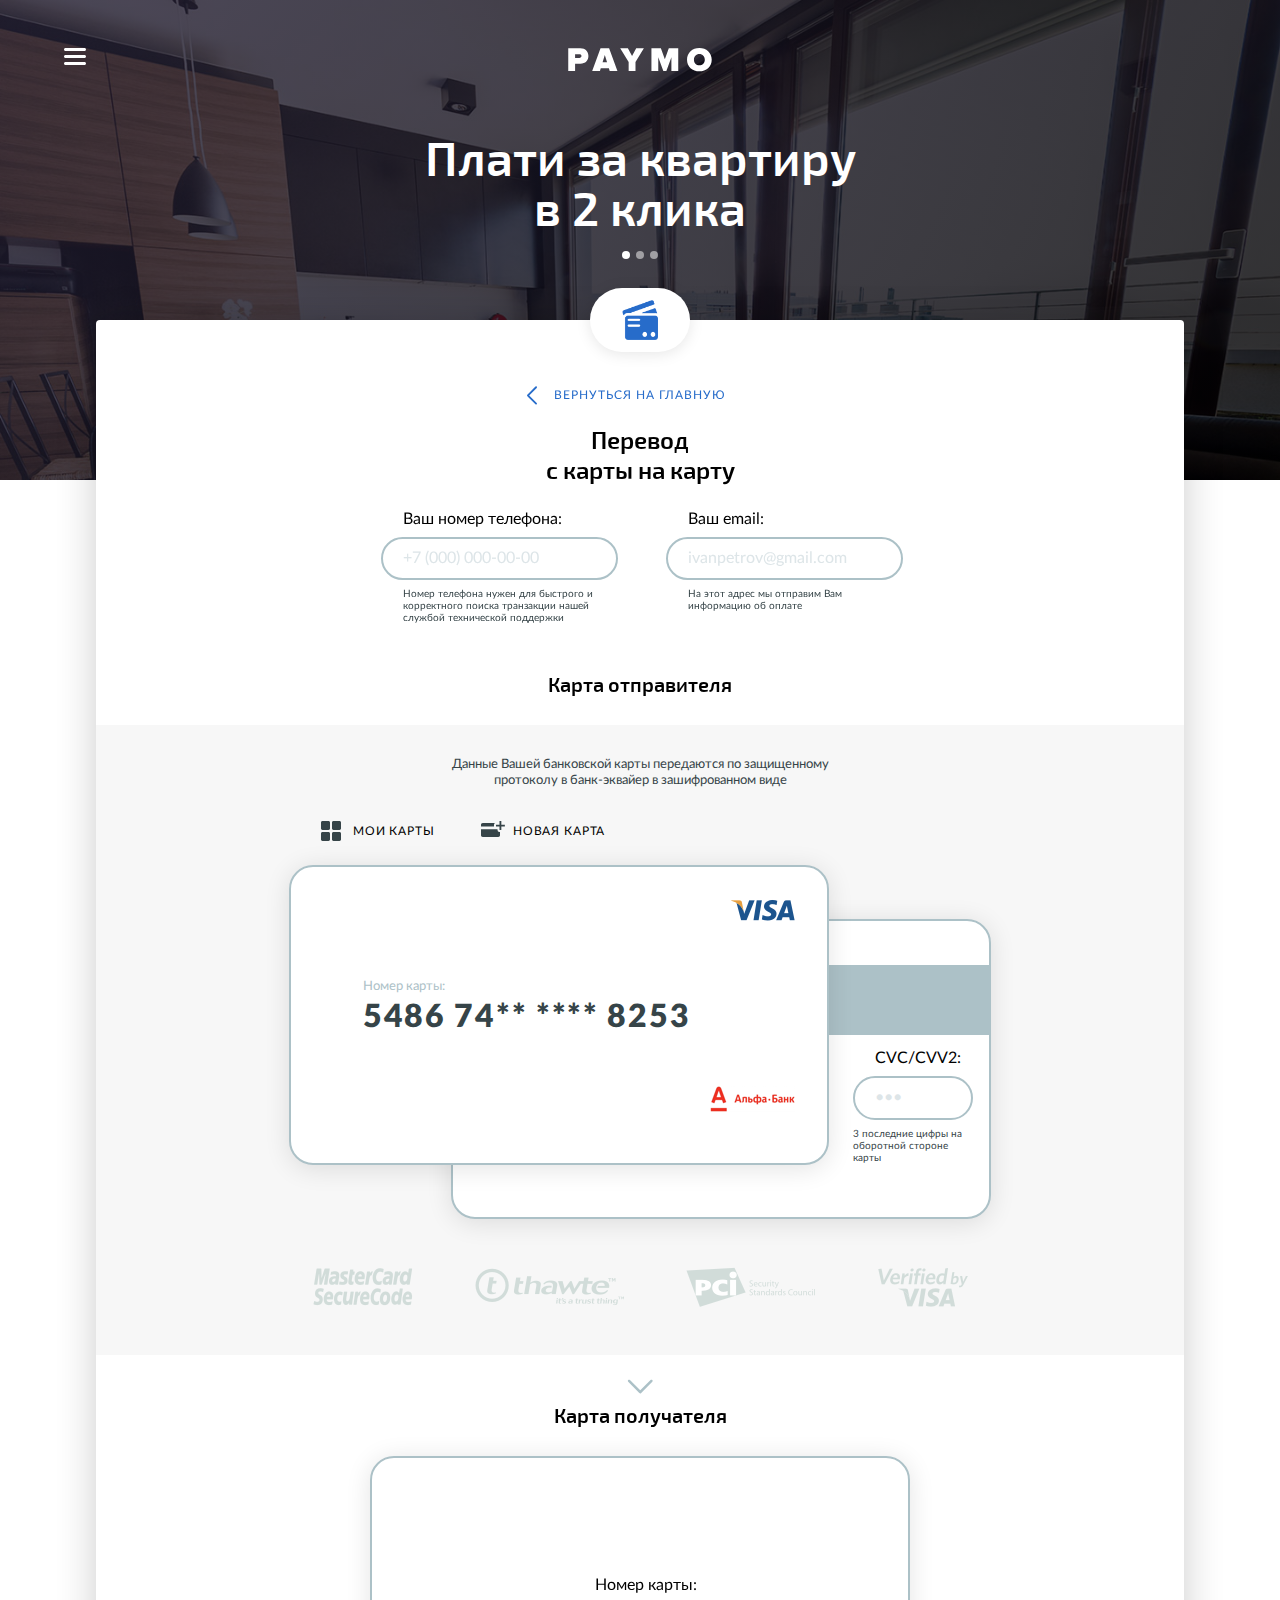
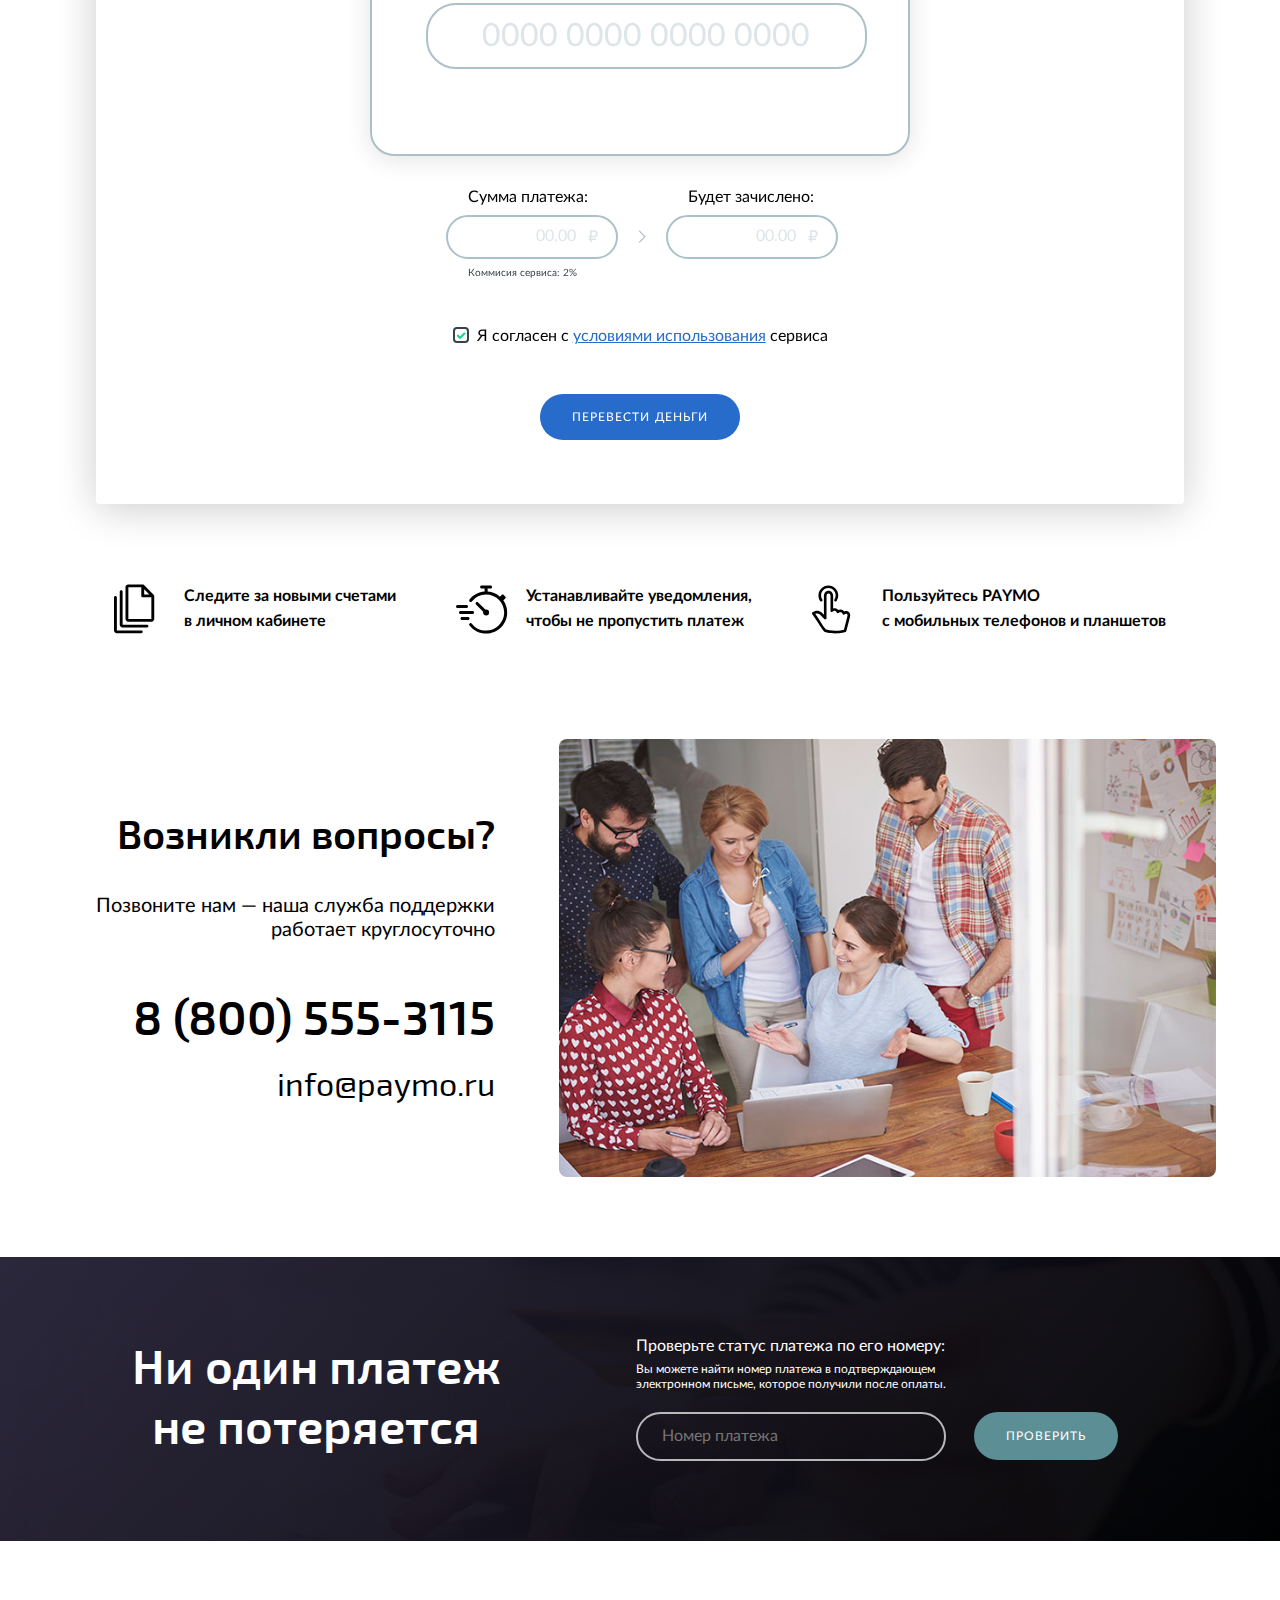
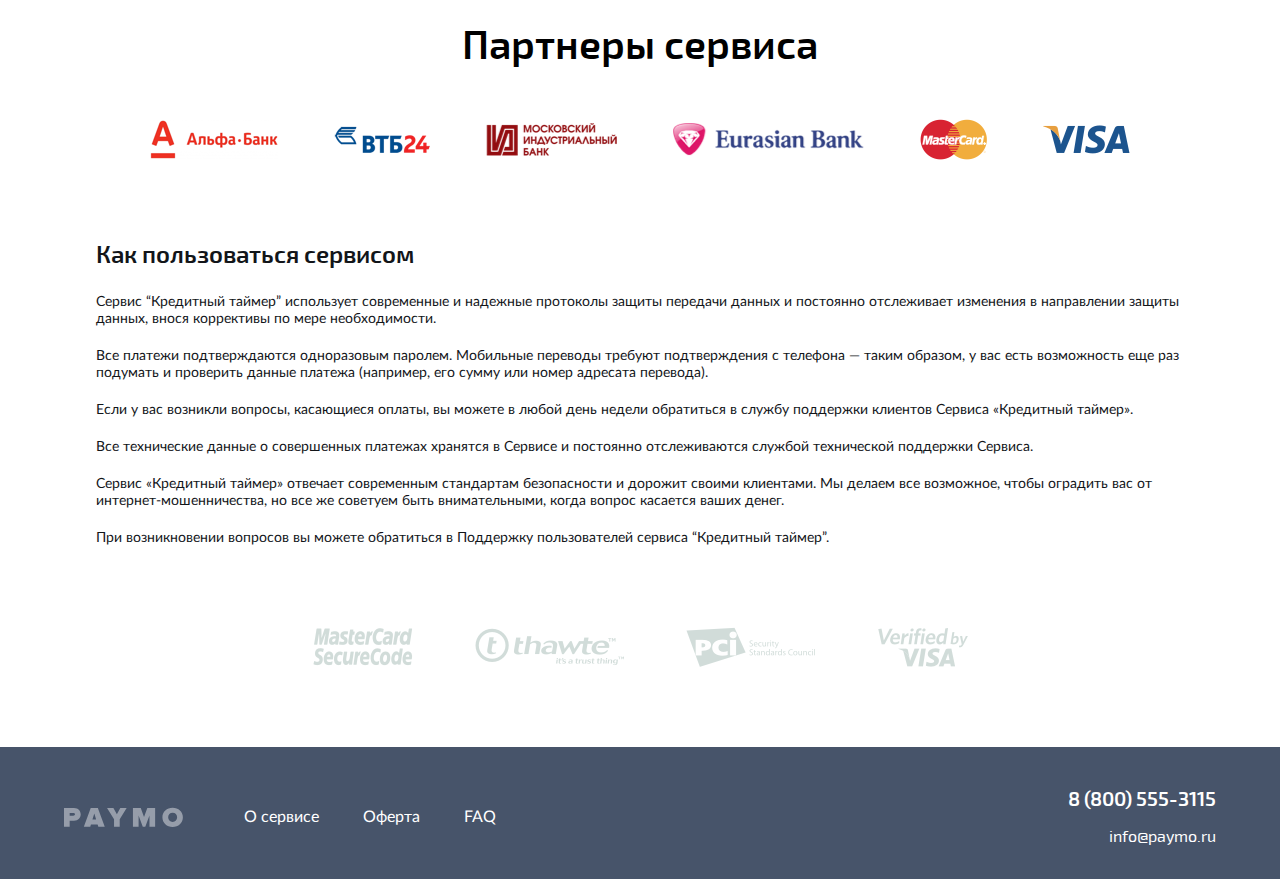
<file: payment_s3_card.html>
<!DOCTYPE>
<html>
  <head>
    <title>Paymo</title>
    <meta http-equiv="Content-type" content="text/html; charset=utf-8" />
  
    <meta name="format-detection" content="telephone=no"/>
    <meta name="viewport" content="width=device-width, initial-scale=1"/>
  
    <link rel="stylesheet" href="styles/build.css"/>
  </head>
  <body>
    <div class="sidemenu">
      <div class="sidemenu-wrapper">
        <div class="sidemenu-close-button"></div>
        <div class="sidemenu-content">
          <ul class="sidemenu-nav">
            <li>ОПЛАТА УСЛУГ
              <ul>
                <li><a href="providers.html">Коммунальные услуги</a></li>
                <li><a href="providers.html">Оплата кредитов</a></li>
                <li><a href="payment_s3_card.html">Переводы с карты на карту</a></li>
                <li><a href="payment_s3_account.html">Переводы с карты на счет</a></li>
              </ul>
            </li>
          </ul>
          <ul class="sidemenu-nav">
            <li>
              <ul>
                <li><a href="about.html">О сервисе</a></li>
                <li><a href="offer.html">Оферта</a></li>
                <li><a href="faq.html">FAQ</a></li>
              </ul>
            </li>
          </ul>
        </div>
        <div class="sidemenu-footer">
          <div class="sidemenu-phone">8 (800) 555-3115</div>
          <div>info@paymo.ru</div>
        </div>
      </div>
    </div>

    <div class="header">
      <div class="menu-button"></div>
      <a href="index.html" class="header-logo"></a>
      <div id="carousel" class="carousel slide" data-ride="carousel" data-interval="2500">
        <ol class="carousel-indicators">
          <li data-target="#carousel" data-slide-to="0" class="active"></li>
          <li data-target="#carousel" data-slide-to="1"></li>
          <li data-target="#carousel" data-slide-to="2"></li>
        </ol>
        <!-- Carousel items -->
        <div class="carousel-inner">
          <div class="active item" data-src="./images/slides/pay-rent.jpg">
            <h1 class="title">Плати за квартиру<br/> в 2 клика</h1>
          </div>
          <div class="item" data-src="./images/slides/pay-loan.jpg">
            <h1 class="title">Погашай кредит<br/> из дома</h1>
          </div>
          <div class="item" data-src="./images/slides/card-transfer.jpg">
            <h1 class="title">Переводи деньги<br/> на любую карту</h1>
          </div>
        </div>
      </div>
    </div>

    <div class="section main main__haslogo">
      <div class="provider-logo">
        <div class="provider-logo-wrapper">
          <img src="images/providers/groups/card-to-card.png" alt=""/>
        </div>
      </div>
      <div class="payment">
        <div class="payment-back">
          <a class="button button__back" href="/">Вернуться на главную</a>
        </div>

        <h1>Перевод <br> с карты на карту </h1>

        <form class="payment-form" action="">
          <div class="field-group">
            <div class="field field__middle field__phone">
              <label for="phoneNumber">Ваш номер телефона:</label>
              <div class="field-input">
                <input id="phone" type="text" name="phoneNumber" placeholder="+7 (000) 000-00-00" data-val="true" data-val-required="Введите номер телефона" data-val-regex="Введене неверный номер телефона" data-val-regex-pattern="^\+7 \(\d{3}\) \d{3}-\d{2}-\d{2}$"/>
              </div>
              <div class="field-error" data-valmsg-for="phoneNumber" data-valmsg-replace="true"></div>
              <div class="field-description">
                Номер телефона нужен для быстрого и корректного поиска транзакции нашей службой технической поддержки
              </div>
            </div>
          
            <div class="field field__middle">
              <label for="email">Ваш email:</label>
              <div class="field-input">
                <input type="text" name="email" placeholder="ivanpetrov@gmail.com" data-val="true" data-val-email="Введен неверный e-mail"/>
              </div>
              <div class="field-error" data-valmsg-for="email" data-valmsg-replace="true"></div>
              <div class="field-description">
                На этот адрес мы отправим Вам информацию об оплате
              </div>
            </div>
          </div>

          <h2>Карта отправителя</h2>

          <div class="payment-sender">
            <div class="payment-info">Данные Вашей банковской карты передаются по защищенному <br> протоколу в банк-эквайер в зашифрованном виде</div>
          
            <div class="payment-cards">
              <div class="payment-cards-buttons">
                <div class="payment-cards-button payment-cards-button__my">Мои карты</div>
                <div class="payment-cards-button payment-cards-button__new">Новая карта</div>
              </div>
          
              <div class="payment-card payment-card__face payment-card__visa">
                <div class="payment-card_logo-ps"><img src="images/cards/visa.png"/></div>
          
                <div class="payment-card_saved">
                  <div class="field field__label field__card-number">
                    <label for="cardNumber">Номер карты:</label>
                    <div class="field-value">5486 74** **** 8253</div>
                  </div>
                  <img class="payment-card_logo-bank" src="images/cards/alfa-bank.png"/>
                </div>
          
                <div class="payment-card_form">
                  <div class="field field__card-number">
                    <label for="cardNumber">Номер карты:</label>
                    <div class="field-input">
                      <input type="tel" name="cardNumber" id="cardNumber" placeholder="0000 0000 0000 0000" minLength="13" maxLength="23" data-val="true" data-val-required data-val-luhn data-val-minlength/>
                    </div>
                  </div>
          
                  <div class="field field__card-holder">
                    <label for="cardHolder">Имя и фамилия (как указано на карте):</label>
                    <div class="field-input">
                      <input type="text" name="cardHolder" id="cardHolder" placeholder="VALERIAN ANTONOV" data-val="true" data-val-required data-val-regex data-val-regex-pattern="[a-zA-Z\-\_\s]*" />
                    </div>
                  </div>
          
                  <div class="field field__inline field__expiredate">
                    <label>Срок действия:</label>
                    <div class="field-input">
                    <div class="field field__expiredate-month">
                      <select name="expireDateMonth" title="Месяц" data-val="true" data-val-required>
                        <option value="01">Январь</option>
                        <option value="02">Февраль</option>
                        <option value="03">Март</option>
                        <option value="04">Апрель</option>
                        <option value="05">Май</option>
                        <option value="06">Июнь</option>
                        <option value="07">Июль</option>
                        <option value="08">Август</option>
                        <option value="09">Сентябрь</option>
                        <option value="10">Октябрь</option>
                        <option value="11">Ноябрь</option>
                        <option value="12">Декабрь</option>
                      </select>
                    </div>
                    <div class="field field__expiredate-year">
                      <select name="expireDateYear" title="Год" data-val="true" data-val-required>
                        <option value="16">2016</option>
                        <option value="15">2015</option>
                        <option value="14">2014</option>
                        <option value="13">2013</option>
                        <option value="12">2012</option>
                        <option value="11">2011</option>
                        <option value="10">2010</option>
                        <option value="09">2009</option>
                        <option value="08">2008</option>
                        <option value="07">2007</option>
                      </select>
                    </div>
                    </div>
                  </div>
                </div>
              </div>
          
              <div class="payment-card payment-card__reverse">
                <div class="field">
                  <div class="field-wrapper">
                    <label for="cvv">CVC/CVV2:</label>
                    <div class="field-input">
                      <input type="password" name="cvv" id="cvv" placeholder="•••" maxlength="3" minlength="3" data-val="true" data-val-required data-val-minlength/>
                    </div>
                  </div>
                  <div class="field-description">3 последние цифры на оборотной стороне карты</div>
                </div>
              </div>
            </div>
          
            <div class="certificates-list">
              <div class="certificates-item">
                <img src="./images/certificates/mastercard.png" alt="" />
              </div>
              <div class="certificates-item">
                <img src="./images/certificates/thawte.png" alt="" />
              </div>
              <div class="certificates-item">
                <img src="./images/certificates/pci.png" alt="" />
              </div>
              <div class="certificates-item">
                <img src="./images/certificates/visa.png" alt="" />
              </div>
            </div>
          
            <div class="user-cards">
              <div class="user-cards__close-button"></div>
              <div class="user-cards-container">
                <div class="user-cards-list">
                  <div class="user-cards-item">
                    <div class="user-cards-item_logo-ps"><img src="images/cards/visa.png" alt=""></div>
                    <div class="user-cards-item_logo"><img src="images/cards/alfa-bank.png" alt=""></div>
                    <div class="user-cards-item_title">548674******8253</div>
                  </div>
                  <div class="user-cards-item">
                    <div class="user-cards-item_logo-ps"><img src="images/cards/visa.png" alt=""></div>
                    <div class="user-cards-item_logo"><img src="images/cards/alfa-bank.png" alt=""></div>
                    <div class="user-cards-item_title">548674******8158</div>
                  </div>
                  <div class="user-cards-item">
                    <div class="user-cards-item_logo-ps"><img src="images/cards/visa.png" alt=""></div>
                    <div class="user-cards-item_logo"><img src="images/cards/alfa-bank.png" alt=""></div>
                    <div class="user-cards-item_title">548674******8158</div>
                  </div>
                  <div class="user-cards-item">
                    <div class="user-cards-item_logo-ps"><img src="images/cards/visa.png" alt=""></div>
                    <div class="user-cards-item_logo"><img src="images/cards/alfa-bank.png" alt=""></div>
                    <div class="user-cards-item_title">548674******8158</div>
                  </div>
                </div>
                <div class="button-panel">
                  <div class="button">Добавить новую карту</div>
                </div>
              </div>
            </div>
          </div>

          <div class="payment-recipient">
            <h2>Карта получателя</h2>
            <div class="payment-card payment-card__recipient payment-card__visa">
              <div class="field field__master field__card-number">
                <label for="recipientCardNumber">Номер карты:</label>
                <div class="field-input">
                  <input type="text" name="recipientCardNumber" id="recipientCardNumber" placeholder="0000 0000 0000 0000" minLength="13" maxLength="23" data-val="true" data-val-required data-val-luhn= data-val-minlength/>
                </div>
              </div>
            </div>
          </div>

          <div class="field-group field-group__amount">
            <div class="field field__amount">
              <label for="amount">Сумма платежа:</label>
              <div class="field-input">
                <input type="number" name="amount" id="amount" placeholder="00.00" data-val="true" data-val-required>
                <div class="field-currency">₽</div>
              </div>
              <div class="field-description">Коммисия сервиса: 2%</div>
            </div>
            <div class="field field__amount">
              <label for="receivedAmount">Будет зачислено:</label>
              <div class="field-input">
                <input type="number" name="receivedAmount" id="receivedAmount" placeholder="00.00">
                <div class="field-currency">₽</div>
              </div>
            </div>
          </div>

          <div class="payment-agreement">
            <div class="field field__checkbox">
              <input name="agreement" id="agreement" type="checkbox" checked="checked" data-val="true" data-val-required/>
              <label for="agreement">Я согласен с <a href="#" target="_blank" data-popup="offer-popup">условиями использования</a> сервиса</label>
            </div>
          </div>
          
          <div class="popup popup__offer" id="offer-popup">
            <div class="popup_content">
              <div class="popup_close-button popup_close"></div>
              <h1>Cоглашение об использовании Сервиса PAYMO<span>(далее – «Соглашение»)</span></h1>
              <div class="content">
                <p>Настоящее Соглашение, предметом которого является использование платежного сервиса PAYMO (далее именуемого – «Сервис PAYMO»), представляет собой  юридическое соглашение между Обществом с ограниченной ответственностью «Инновационные Платежные Технологии» (далее именуемого – «PAYMO»), и пользователем Сервиса PAYMO (далее именуемого «Пользователь»). Используя Сервис PAYMO, Пользователь соглашается с условиями настоящего Соглашения. Настоящее Соглашение заключается между Пользователем и PAYMO и является публичной офертой PAYMO в соответствии со ст. 437 Гражданского Кодекса Российской Федерации. Действия Пользователя, указанные в разделе 2 Соглашения, а также фактические действия Пользователя по использованию Сервиса PAYMO считаются акцептом оферты согласно ст. 438 Гражданского Кодекса Российской Федерации и означают безоговорочное принятие Пользователем всех условий Соглашения без каких-либо изъятий или ограничений. До начала использования Сервиса PAYMO Пользователю надлежит ознакомиться с настоящим Соглашением. В случае несогласия с условиями Соглашения в целом или какой-либо его части Пользователю надлежит воздержаться от использования Сервиса.</p>
                <h2>1. Общие положения</h2>
                <p>Предметом настоящего Соглашения является предоставление Пользователю услуг информационно-технологического обслуживания посредством Сервиса PAYMO. Сервис PAYMO является технологией (включающей программно-аппаратные комплексы PAYMO, которые обеспечивают участникам расчетов возможность безопасного обмена информацией через электронные сети передачи данных (включая интернет), в том числе обмена электронной информацией и документами, необходимыми для составления, удостоверения и передачи распоряжений Пользователей об осуществлении переводов денежных средств), которая реализует процесс осуществления переводов денежных средств Пользователей в пользу торгово-сервисных предприятий (включая их филиалы, представительства и иные обособленные подразделения), реализующих товары (работы, услуги) посредством сети интернет (в том числе через web-сайты и мобильные приложения) – далее «Мерчанты», а также в пользу физических лиц с использованием банковских карт и иных электронных средств платежа. Переводы денежных средств и иные расчеты в рамках настоящего Соглашения осуществляются кредитными организациями, привлекаемыми PAYMO на основании отдельных договоров. Сервис PAYMO также реализует функцию безопасного хранения карточных данных Пользователей («Учетные данные оплаты») в базе данных PAYMO для использования на сайтах Мерчантов, которые поддерживают данную функцию, при осуществлении последующих платежей, и в полной мере соответствует стандарту безопасности данных, включающему в себя требования международных платежных систем, к обеспечению информационной безопасности (PCI DSS). Принимая условия настоящего Соглашения, Пользователь предоставляет PAYMO, в соответствии с требованиями Федерального закона № 152-ФЗ от 27 июля 2006 г. «О персональных данных», свое согласие на обработку персональных данных Пользователя (в том числе, Учетные данные оплаты, номер сотового телефона, ФИО, регистрационные данные), включая передачу сведений о нем третьим лицам с целью исполнения настоящего Соглашения, а также исполнения других обязательств, направленных на исполнение настоящего Соглашения.
                При этом Пользователь согласен, что обработка его персональных данных в целях исполнения настоящего Соглашения осуществляется PAYMO путем их сбора, систематизации, накопления, хранения, уточнения (обновления, изменения), использования, распространения (в том числе передачи), обезличивания, блокирования, уничтожения в различных формах, требуемых для предоставления Сервиса PAYMO.
                Настоящим Пользователь также дает согласие на передачу любых персональных данных, предоставленных PAYMO по настоящему Соглашению, третьим лицам в целях исполнения настоящего Соглашения. PAYMO гарантирует Пользователю принятие всех необходимых мер по обеспечению конфиденциальности персональных данных Пользователя в соответствии с требованиями действующего законодательства РФ.
                Согласие Пользователя на обработку (в том числе передачу) его персональных данных действует в течение срока действия Соглашения, а также в течение 5 (пяти) лет по истечении срока действия Пользователя, при этом такое согласие Пользователя может быть отозвано Пользователем в соответствии с условиями Соглашения. </p>
                <h2>2. Общие положения</h2>
                <p>Предметом настоящего Соглашения является предоставление Пользователю услуг информационно-технологического обслуживания посредством Сервиса PAYMO. Сервис PAYMO является технологией (включающей программно-аппаратные комплексы PAYMO, которые обеспечивают участникам расчетов возможность безопасного обмена информацией через электронные сети передачи данных (включая интернет), в том числе обмена электронной информацией и документами, необходимыми для составления, удостоверения и передачи распоряжений Пользователей об осуществлении переводов денежных средств), которая реализует процесс осуществления переводов денежных средств Пользователей в пользу торгово-сервисных предприятий (включая их филиалы, представительства и иные обособленные подразделения), реализующих товары (работы, услуги) посредством сети интернет (в том числе через web-сайты и мобильные приложения) – далее «Мерчанты», а также в пользу физических лиц с использованием банковских карт и иных электронных средств платежа. Переводы денежных средств и иные расчеты в рамках настоящего Соглашения осуществляются кредитными организациями, привлекаемыми PAYMO на основании отдельных договоров. Сервис PAYMO также реализует функцию безопасного хранения карточных данных Пользователей («Учетные данные оплаты») в базе данных PAYMO для использования на сайтах Мерчантов, которые поддерживают данную функцию, при осуществлении последующих платежей, и в полной мере соответствует стандарту безопасности данных, включающему в себя требования международных платежных систем, к обеспечению информационной безопасности (PCI DSS). Принимая условия настоящего Соглашения, Пользователь предоставляет PAYMO, в соответствии с требованиями Федерального закона № 152-ФЗ от 27 июля 2006 г. «О персональных данных», свое согласие на обработку персональных данных Пользователя (в том числе, Учетные данные оплаты, номер сотового телефона, ФИО, регистрационные данные), включая передачу сведений о нем третьим лицам с целью исполнения настоящего Соглашения, а также исполнения других обязательств, направленных на исполнение настоящего Соглашения. При этом Пользователь согласен, что обработка его персональных данных в целях исполнения настоящего Соглашения осуществляется PAYMO путем их сбора, систематизации, накопления, хранения, уточнения (обновления, изменения), использования, распространения (в том числе передачи), обезличивания, блокирования, уничтожения в различных формах, требуемых для предоставления Сервиса PAYMO. Настоящим Пользователь также дает согласие на передачу любых персональных данных, предоставленных PAYMO по настоящему Соглашению, третьим лицам в целях исполнения настоящего Соглашения. PAYMO гарантирует Пользователю принятие всех необходимых мер по обеспечению конфиденциальности персональных данных Пользователя в соответствии с требованиями действующего законодательства РФ. Согласие Пользователя на обработку (в том числе передачу) его персональных данных действует в течение срока действия Соглашения, а также в течение 5 (пяти) лет по истечении срока действия Пользователя, при этом такое согласие Пользователя может быть отозвано Пользователем в соответствии с условиями Соглашения. </p>
                <h2>1. Общие положения</h2>
                <p>Предметом настоящего Соглашения является предоставление Пользователю услуг информационно-технологического обслуживания посредством Сервиса PAYMO. Сервис PAYMO является технологией (включающей программно-аппаратные комплексы PAYMO, которые обеспечивают участникам расчетов возможность безопасного обмена информацией через электронные сети передачи данных (включая интернет), в том числе обмена электронной информацией и документами, необходимыми для составления, удостоверения и передачи распоряжений Пользователей об осуществлении переводов денежных средств), которая реализует процесс осуществления переводов денежных средств Пользователей в пользу торгово-сервисных предприятий (включая их филиалы, представительства и иные обособленные подразделения), реализующих товары (работы, услуги) посредством сети интернет (в том числе через web-сайты и мобильные приложения) – далее «Мерчанты», а также в пользу физических лиц с использованием банковских карт и иных электронных средств платежа. Переводы денежных средств и иные расчеты в рамках настоящего Соглашения осуществляются кредитными организациями, привлекаемыми PAYMO на основании отдельных договоров. Сервис PAYMO также реализует функцию безопасного хранения карточных данных Пользователей («Учетные данные оплаты») в базе данных PAYMO для использования на сайтах Мерчантов, которые поддерживают данную функцию, при осуществлении последующих платежей, и в полной мере соответствует стандарту безопасности данных, включающему в себя требования международных платежных систем, к обеспечению информационной безопасности (PCI DSS). Принимая условия настоящего Соглашения, Пользователь предоставляет PAYMO, в соответствии с требованиями Федерального закона № 152-ФЗ от 27 июля 2006 г. «О персональных данных», свое согласие на обработку персональных данных Пользователя (в том числе, Учетные данные оплаты, номер сотового телефона, ФИО, регистрационные данные), включая передачу сведений о нем третьим лицам с целью исполнения настоящего Соглашения, а также исполнения других обязательств, направленных на исполнение настоящего Соглашения.
                При этом Пользователь согласен, что обработка его персональных данных в целях исполнения настоящего Соглашения осуществляется PAYMO путем их сбора, систематизации, накопления, хранения, уточнения (обновления, изменения), использования, распространения (в том числе передачи), обезличивания, блокирования, уничтожения в различных формах, требуемых для предоставления Сервиса PAYMO.
                Настоящим Пользователь также дает согласие на передачу любых персональных данных, предоставленных PAYMO по настоящему Соглашению, третьим лицам в целях исполнения настоящего Соглашения. PAYMO гарантирует Пользователю принятие всех необходимых мер по обеспечению конфиденциальности персональных данных Пользователя в соответствии с требованиями действующего законодательства РФ.
                Согласие Пользователя на обработку (в том числе передачу) его персональных данных действует в течение срока действия Соглашения, а также в течение 5 (пяти) лет по истечении срока действия Пользователя, при этом такое согласие Пользователя может быть отозвано Пользователем в соответствии с условиями Соглашения. </p>
                <h2>2. Общие положения</h2>
                <p>Предметом настоящего Соглашения является предоставление Пользователю услуг информационно-технологического обслуживания посредством Сервиса PAYMO. Сервис PAYMO является технологией (включающей программно-аппаратные комплексы PAYMO, которые обеспечивают участникам расчетов возможность безопасного обмена информацией через электронные сети передачи данных (включая интернет), в том числе обмена электронной информацией и документами, необходимыми для составления, удостоверения и передачи распоряжений Пользователей об осуществлении переводов денежных средств), которая реализует процесс осуществления переводов денежных средств Пользователей в пользу торгово-сервисных предприятий (включая их филиалы, представительства и иные обособленные подразделения), реализующих товары (работы, услуги) посредством сети интернет (в том числе через web-сайты и мобильные приложения) – далее «Мерчанты», а также в пользу физических лиц с использованием банковских карт и иных электронных средств платежа. Переводы денежных средств и иные расчеты в рамках настоящего Соглашения осуществляются кредитными организациями, привлекаемыми PAYMO на основании отдельных договоров. Сервис PAYMO также реализует функцию безопасного хранения карточных данных Пользователей («Учетные данные оплаты») в базе данных PAYMO для использования на сайтах Мерчантов, которые поддерживают данную функцию, при осуществлении последующих платежей, и в полной мере соответствует стандарту безопасности данных, включающему в себя требования международных платежных систем, к обеспечению информационной безопасности (PCI DSS). Принимая условия настоящего Соглашения, Пользователь предоставляет PAYMO, в соответствии с требованиями Федерального закона № 152-ФЗ от 27 июля 2006 г. «О персональных данных», свое согласие на обработку персональных данных Пользователя (в том числе, Учетные данные оплаты, номер сотового телефона, ФИО, регистрационные данные), включая передачу сведений о нем третьим лицам с целью исполнения настоящего Соглашения, а также исполнения других обязательств, направленных на исполнение настоящего Соглашения. При этом Пользователь согласен, что обработка его персональных данных в целях исполнения настоящего Соглашения осуществляется PAYMO путем их сбора, систематизации, накопления, хранения, уточнения (обновления, изменения), использования, распространения (в том числе передачи), обезличивания, блокирования, уничтожения в различных формах, требуемых для предоставления Сервиса PAYMO. Настоящим Пользователь также дает согласие на передачу любых персональных данных, предоставленных PAYMO по настоящему Соглашению, третьим лицам в целях исполнения настоящего Соглашения. PAYMO гарантирует Пользователю принятие всех необходимых мер по обеспечению конфиденциальности персональных данных Пользователя в соответствии с требованиями действующего законодательства РФ. Согласие Пользователя на обработку (в том числе передачу) его персональных данных действует в течение срока действия Соглашения, а также в течение 5 (пяти) лет по истечении срока действия Пользователя, при этом такое согласие Пользователя может быть отозвано Пользователем в соответствии с условиями Соглашения. </p>
                <h2>1. Общие положения</h2>
                <p>Предметом настоящего Соглашения является предоставление Пользователю услуг информационно-технологического обслуживания посредством Сервиса PAYMO. Сервис PAYMO является технологией (включающей программно-аппаратные комплексы PAYMO, которые обеспечивают участникам расчетов возможность безопасного обмена информацией через электронные сети передачи данных (включая интернет), в том числе обмена электронной информацией и документами, необходимыми для составления, удостоверения и передачи распоряжений Пользователей об осуществлении переводов денежных средств), которая реализует процесс осуществления переводов денежных средств Пользователей в пользу торгово-сервисных предприятий (включая их филиалы, представительства и иные обособленные подразделения), реализующих товары (работы, услуги) посредством сети интернет (в том числе через web-сайты и мобильные приложения) – далее «Мерчанты», а также в пользу физических лиц с использованием банковских карт и иных электронных средств платежа. Переводы денежных средств и иные расчеты в рамках настоящего Соглашения осуществляются кредитными организациями, привлекаемыми PAYMO на основании отдельных договоров. Сервис PAYMO также реализует функцию безопасного хранения карточных данных Пользователей («Учетные данные оплаты») в базе данных PAYMO для использования на сайтах Мерчантов, которые поддерживают данную функцию, при осуществлении последующих платежей, и в полной мере соответствует стандарту безопасности данных, включающему в себя требования международных платежных систем, к обеспечению информационной безопасности (PCI DSS). Принимая условия настоящего Соглашения, Пользователь предоставляет PAYMO, в соответствии с требованиями Федерального закона № 152-ФЗ от 27 июля 2006 г. «О персональных данных», свое согласие на обработку персональных данных Пользователя (в том числе, Учетные данные оплаты, номер сотового телефона, ФИО, регистрационные данные), включая передачу сведений о нем третьим лицам с целью исполнения настоящего Соглашения, а также исполнения других обязательств, направленных на исполнение настоящего Соглашения.
                При этом Пользователь согласен, что обработка его персональных данных в целях исполнения настоящего Соглашения осуществляется PAYMO путем их сбора, систематизации, накопления, хранения, уточнения (обновления, изменения), использования, распространения (в том числе передачи), обезличивания, блокирования, уничтожения в различных формах, требуемых для предоставления Сервиса PAYMO.
                Настоящим Пользователь также дает согласие на передачу любых персональных данных, предоставленных PAYMO по настоящему Соглашению, третьим лицам в целях исполнения настоящего Соглашения. PAYMO гарантирует Пользователю принятие всех необходимых мер по обеспечению конфиденциальности персональных данных Пользователя в соответствии с требованиями действующего законодательства РФ.
                Согласие Пользователя на обработку (в том числе передачу) его персональных данных действует в течение срока действия Соглашения, а также в течение 5 (пяти) лет по истечении срока действия Пользователя, при этом такое согласие Пользователя может быть отозвано Пользователем в соответствии с условиями Соглашения. </p>
                <h2>2. Общие положения</h2>
                <p>Предметом настоящего Соглашения является предоставление Пользователю услуг информационно-технологического обслуживания посредством Сервиса PAYMO. Сервис PAYMO является технологией (включающей программно-аппаратные комплексы PAYMO, которые обеспечивают участникам расчетов возможность безопасного обмена информацией через электронные сети передачи данных (включая интернет), в том числе обмена электронной информацией и документами, необходимыми для составления, удостоверения и передачи распоряжений Пользователей об осуществлении переводов денежных средств), которая реализует процесс осуществления переводов денежных средств Пользователей в пользу торгово-сервисных предприятий (включая их филиалы, представительства и иные обособленные подразделения), реализующих товары (работы, услуги) посредством сети интернет (в том числе через web-сайты и мобильные приложения) – далее «Мерчанты», а также в пользу физических лиц с использованием банковских карт и иных электронных средств платежа. Переводы денежных средств и иные расчеты в рамках настоящего Соглашения осуществляются кредитными организациями, привлекаемыми PAYMO на основании отдельных договоров. Сервис PAYMO также реализует функцию безопасного хранения карточных данных Пользователей («Учетные данные оплаты») в базе данных PAYMO для использования на сайтах Мерчантов, которые поддерживают данную функцию, при осуществлении последующих платежей, и в полной мере соответствует стандарту безопасности данных, включающему в себя требования международных платежных систем, к обеспечению информационной безопасности (PCI DSS). Принимая условия настоящего Соглашения, Пользователь предоставляет PAYMO, в соответствии с требованиями Федерального закона № 152-ФЗ от 27 июля 2006 г. «О персональных данных», свое согласие на обработку персональных данных Пользователя (в том числе, Учетные данные оплаты, номер сотового телефона, ФИО, регистрационные данные), включая передачу сведений о нем третьим лицам с целью исполнения настоящего Соглашения, а также исполнения других обязательств, направленных на исполнение настоящего Соглашения. При этом Пользователь согласен, что обработка его персональных данных в целях исполнения настоящего Соглашения осуществляется PAYMO путем их сбора, систематизации, накопления, хранения, уточнения (обновления, изменения), использования, распространения (в том числе передачи), обезличивания, блокирования, уничтожения в различных формах, требуемых для предоставления Сервиса PAYMO. Настоящим Пользователь также дает согласие на передачу любых персональных данных, предоставленных PAYMO по настоящему Соглашению, третьим лицам в целях исполнения настоящего Соглашения. PAYMO гарантирует Пользователю принятие всех необходимых мер по обеспечению конфиденциальности персональных данных Пользователя в соответствии с требованиями действующего законодательства РФ. Согласие Пользователя на обработку (в том числе передачу) его персональных данных действует в течение срока действия Соглашения, а также в течение 5 (пяти) лет по истечении срока действия Пользователя, при этом такое согласие Пользователя может быть отозвано Пользователем в соответствии с условиями Соглашения. </p>
                <h2>2. Общие положения</h2>
                <p>Предметом настоящего Соглашения является предоставление Пользователю услуг информационно-технологического обслуживания посредством Сервиса PAYMO. Сервис PAYMO является технологией (включающей программно-аппаратные комплексы PAYMO, которые обеспечивают участникам расчетов возможность безопасного обмена информацией через электронные сети передачи данных (включая интернет), в том числе обмена электронной информацией и документами, необходимыми для составления, удостоверения и передачи распоряжений Пользователей об осуществлении переводов денежных средств), которая реализует процесс осуществления переводов денежных средств Пользователей в пользу торгово-сервисных предприятий (включая их филиалы, представительства и иные обособленные подразделения), реализующих товары (работы, услуги) посредством сети интернет (в том числе через web-сайты и мобильные приложения) – далее «Мерчанты», а также в пользу физических лиц с использованием банковских карт и иных электронных средств платежа. Переводы денежных средств и иные расчеты в рамках настоящего Соглашения осуществляются кредитными организациями, привлекаемыми PAYMO на основании отдельных договоров. Сервис PAYMO также реализует функцию безопасного хранения карточных данных Пользователей («Учетные данные оплаты») в базе данных PAYMO для использования на сайтах Мерчантов, которые поддерживают данную функцию, при осуществлении последующих платежей, и в полной мере соответствует стандарту безопасности данных, включающему в себя требования международных платежных систем, к обеспечению информационной безопасности (PCI DSS). Принимая условия настоящего Соглашения, Пользователь предоставляет PAYMO, в соответствии с требованиями Федерального закона № 152-ФЗ от 27 июля 2006 г. «О персональных данных», свое согласие на обработку персональных данных Пользователя (в том числе, Учетные данные оплаты, номер сотового телефона, ФИО, регистрационные данные), включая передачу сведений о нем третьим лицам с целью исполнения настоящего Соглашения, а также исполнения других обязательств, направленных на исполнение настоящего Соглашения. При этом Пользователь согласен, что обработка его персональных данных в целях исполнения настоящего Соглашения осуществляется PAYMO путем их сбора, систематизации, накопления, хранения, уточнения (обновления, изменения), использования, распространения (в том числе передачи), обезличивания, блокирования, уничтожения в различных формах, требуемых для предоставления Сервиса PAYMO. Настоящим Пользователь также дает согласие на передачу любых персональных данных, предоставленных PAYMO по настоящему Соглашению, третьим лицам в целях исполнения настоящего Соглашения. PAYMO гарантирует Пользователю принятие всех необходимых мер по обеспечению конфиденциальности персональных данных Пользователя в соответствии с требованиями действующего законодательства РФ. Согласие Пользователя на обработку (в том числе передачу) его персональных данных действует в течение срока действия Соглашения, а также в течение 5 (пяти) лет по истечении срока действия Пользователя, при этом такое согласие Пользователя может быть отозвано Пользователем в соответствии с условиями Соглашения. </p>
                <p>Предметом настоящего Соглашения является предоставление Пользователю услуг информационно-технологического обслуживания посредством Сервиса PAYMO. Сервис PAYMO является технологией (включающей программно-аппаратные комплексы PAYMO, которые обеспечивают участникам расчетов возможность безопасного обмена информацией через электронные сети передачи данных (включая интернет), в том числе обмена электронной информацией и документами, необходимыми для составления, удостоверения и передачи распоряжений Пользователей об осуществлении переводов денежных средств), которая реализует процесс осуществления переводов денежных средств Пользователей в пользу торгово-сервисных предприятий (включая их филиалы, представительства и иные обособленные подразделения), реализующих товары (работы, услуги) посредством сети интернет (в том числе через web-сайты и мобильные приложения) – далее «Мерчанты», а также в пользу физических лиц с использованием банковских карт и иных электронных средств платежа. Переводы денежных средств и иные расчеты в рамках настоящего Соглашения осуществляются кредитными организациями, привлекаемыми PAYMO на основании отдельных договоров. Сервис PAYMO также реализует функцию безопасного хранения карточных данных Пользователей («Учетные данные оплаты») в базе данных PAYMO для использования на сайтах Мерчантов, которые поддерживают данную функцию, при осуществлении последующих платежей, и в полной мере соответствует стандарту безопасности данных, включающему в себя требования международных платежных систем, к обеспечению информационной безопасности (PCI DSS). Принимая условия настоящего Соглашения, Пользователь предоставляет PAYMO, в соответствии с требованиями Федерального закона № 152-ФЗ от 27 июля 2006 г. «О персональных данных», свое согласие на обработку персональных данных Пользователя (в том числе, Учетные данные оплаты, номер сотового телефона, ФИО, регистрационные данные), включая передачу сведений о нем третьим лицам с целью исполнения настоящего Соглашения, а также исполнения других обязательств, направленных на исполнение настоящего Соглашения.
                При этом Пользователь согласен, что обработка его персональных данных в целях исполнения настоящего Соглашения осуществляется PAYMO путем их сбора, систематизации, накопления, хранения, уточнения (обновления, изменения), использования, распространения (в том числе передачи), обезличивания, блокирования, уничтожения в различных формах, требуемых для предоставления Сервиса PAYMO.
                Настоящим Пользователь также дает согласие на передачу любых персональных данных, предоставленных PAYMO по настоящему Соглашению, третьим лицам в целях исполнения настоящего Соглашения. PAYMO гарантирует Пользователю принятие всех необходимых мер по обеспечению конфиденциальности персональных данных Пользователя в соответствии с требованиями действующего законодательства РФ.
                Согласие Пользователя на обработку (в том числе передачу) его персональных данных действует в течение срока действия Соглашения, а также в течение 5 (пяти) лет по истечении срока действия Пользователя, при этом такое согласие Пользователя может быть отозвано Пользователем в соответствии с условиями Соглашения. </p>
              </div>
              <div class="content-pages">1/12</div>
            </div>
          </div>

          <div class="button-panel">
            <div class="button-wrapper"><input class="button" type="submit" value="Перевести деньги" /></div>
          </div>
        </form>
      </div>
    </div>

    <div class="section features">
      <div class="wrapper">
        <div class="features-list">
          <div class="features-item features-item__invoices">Следите за новыми счетами <br> в личном кабинете</div>
          <div class="features-item features-item__notifications">Устанавливайте уведомления, <br> чтобы не пропустить платеж</div>
          <div class="features-item features-item__mobile">Пользуйтесь PAYMO <br> с мобильных телефонов и планшетов</div>
        </div>
      </div>
    </div>
    
    <div class="section support">
      <div class="wrapper">
        <div class="support-content">
          <h2>Возникли вопросы?</h2>
          <div class="support-message">Позвоните нам — наша служба поддержки работает круглосуточно</div>
          <div class="support-phone">8 (800) 555-3115</div>
          <div class="support-email">info@paymo.ru</div>
        </div>
        <div class="support-image">
          <img src="./images/support.jpg" alt="Служба поддержки" />
        </div>
      </div>
    </div>
    
    <div class="section pay-status">
      <div class="wrapper">
        <div class="pay-status-title">
          <h2>Ни один платеж <br> не потеряется</h2>
        </div>
        <div class="pay-status-form">
          <div>Проверьте статус платежа по его номеру:</div>
          <p><small>Вы можете найти номер платежа в подтверждающем<br/> электронном письме, которое получили после оплаты.</small></p>
          <form>
            <input type="text" name="transactionId" placeholder="Номер платежа" />
            <input type="submit" value="Проверить" />
          </form>
        </div>
      </div>
    </div>
    
    <div class="section partners">
      <div class="wrapper">
        <h2>Партнеры сервиса</h2>
        <div class="partners-list">
          <img src="./images/partners/AlfaBank.png" alt="Альфа-банк" />
          <img src="./images/partners/WTB24.png" alt="ВТБ24" />
          <img src="./images/partners/MIB.png" alt="Московский индустриальный банк" />
          <img src="./images/partners/EurasianBank.png" alt="Банка Евразия" />
          <img src="./images/partners/MasterCard.png" alt="MasterCard" />
          <img src="./images/partners/Visa.png" alt="Visa" />
        </div>
      </div>
    </div>
    
    <div class="section howitworks">
      <div class="wrapper">
        <div class="content">
          <h3>Как пользоваться сервисом</h3>
          <p>Сервис “Кредитный таймер” использует современные и надежные протоколы защиты передачи данных и постоянно отслеживает изменения в направлении защиты данных, внося коррективы по мере необходимости.</p>
          <p>Все платежи подтверждаются одноразовым паролем. Мобильные переводы требуют подтверждения с телефона — таким образом, у вас есть возможность еще раз подумать и проверить данные платежа (например, его сумму или номер адресата перевода).</p>
          <p>Если у вас возникли вопросы, касающиеся оплаты, вы можете в любой день недели обратиться в службу поддержки клиентов Сервиса «Кредитный таймер».</p>
          <p>Все технические данные о совершенных платежах хранятся в Сервисе и постоянно отслеживаются службой технической поддержки Сервиса.</p>
          <p>Сервис «Кредитный таймер» отвечает современным стандартам безопасности и дорожит своими клиентами. Мы делаем все возможное, чтобы оградить вас от интернет-мошенничества, но все же советуем быть внимательными, когда вопрос касается ваших денег.</p>
          <p>При возникновении вопросов вы можете обратиться в Поддержку пользователей сервиса “Кредитный таймер”.</p>
        </div>
      </div>
    </div>
    
    <div class="section certificates">
      <div class="wrapper">
        <div class="certificates-list">
          <div class="certificates-item">
            <img src="./images/certificates/mastercard.png" srcset="./images/certificates/mastercard@2x.png 2x" alt="" />
          </div>
          <div class="certificates-item">
            <img src="./images/certificates/thawte.png" srcset="./images/certificates/thawte@2x.png 2x" alt="" />
          </div>
          <div class="certificates-item">
            <img src="./images/certificates/pci.png" srcset="./images/certificates/pci@2x.png 2x" alt="" />
          </div>
          <div class="certificates-item">
            <img src="./images/certificates/visa.png" srcset="./images/certificates/visa@2x.png 2x" alt="" />
          </div>
        </div>
      </div>
    </div>

    <div class="footer">
      <div class="wrapper">
        <div class="footer-container">
          <ul class="footer-nav">
            <li><a href="about.html">О сервисе</a></li>
            <li><a href="offer.html">Оферта</a></li>
            <li><a href="faq.html">FAQ</a></li>
          </ul>
          <div class="footer-contacts">
            <div class="footer-contacts_phone">8 (800) 555-3115</div>
            <div>info@paymo.ru</div>
          </div>
        </div>
      </div>
    </div>

    <script src="js/build.js"></script>
  </body>
</html>
</file>
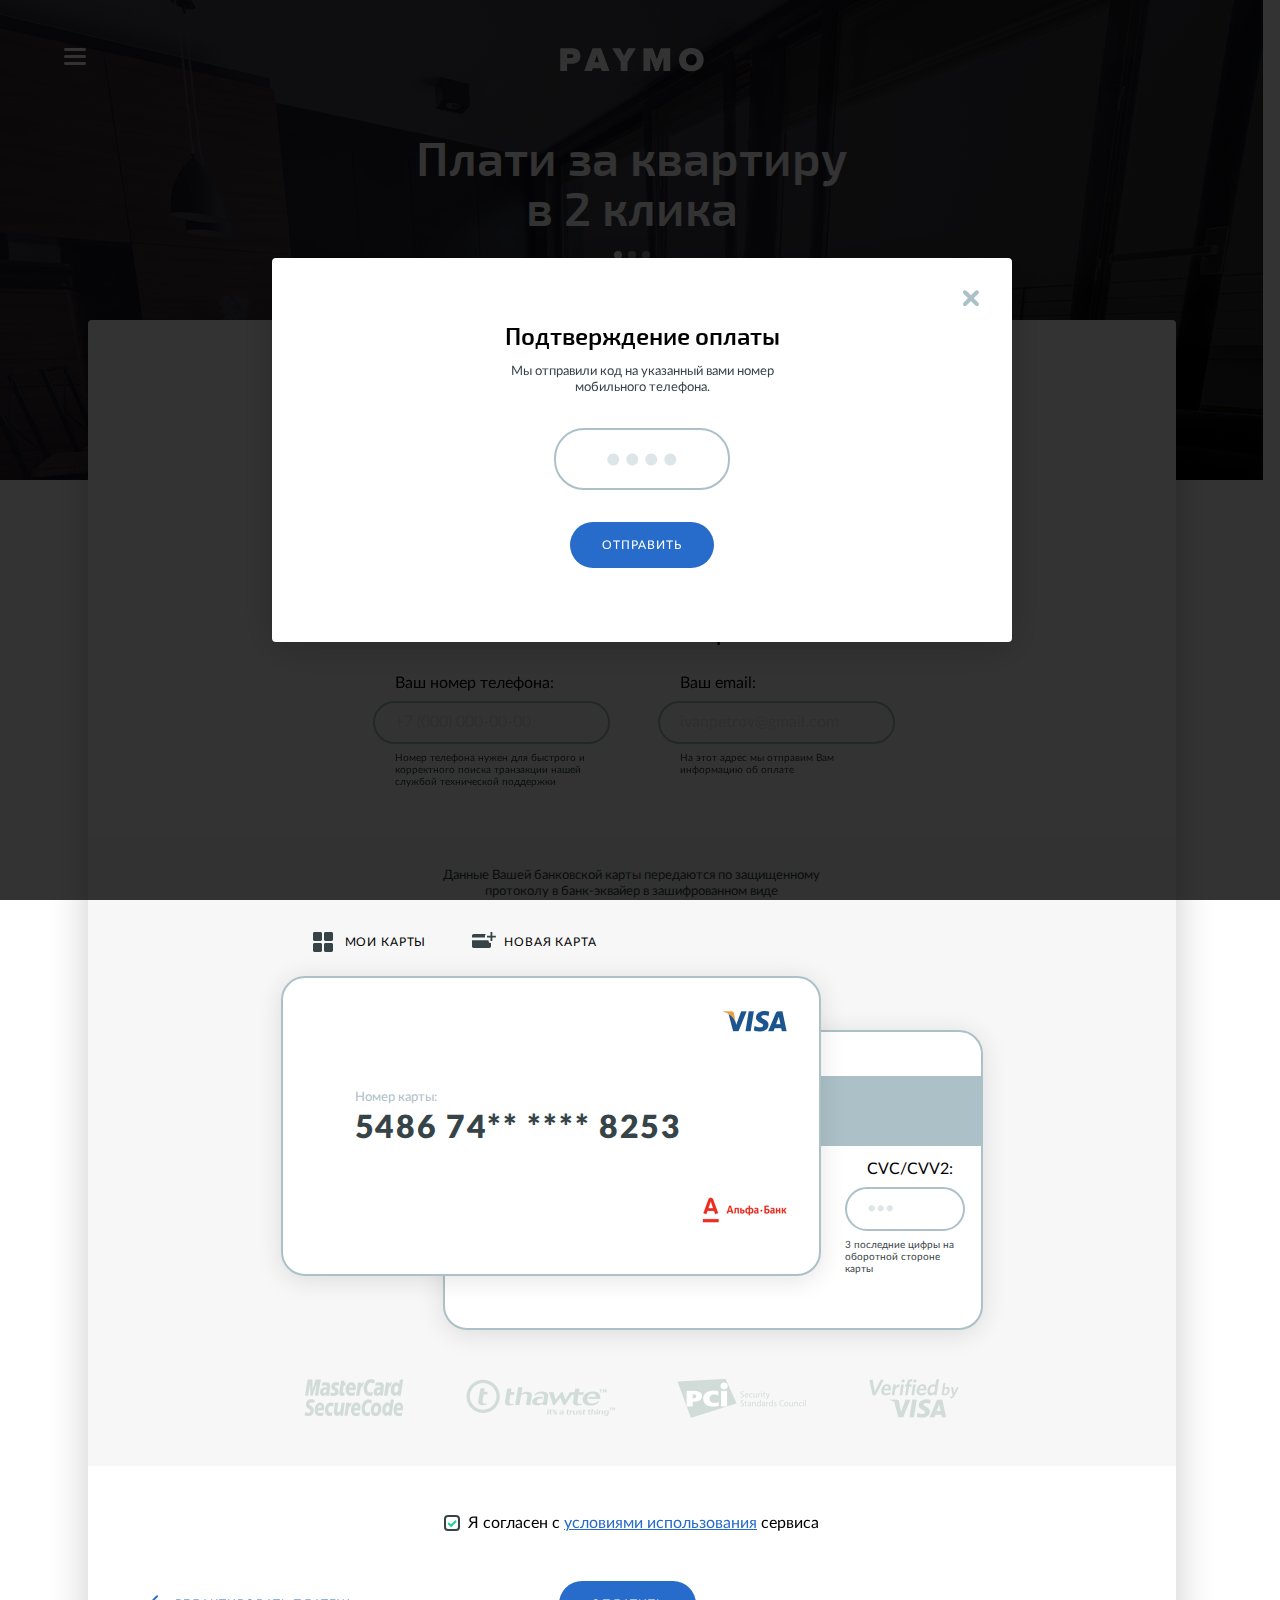
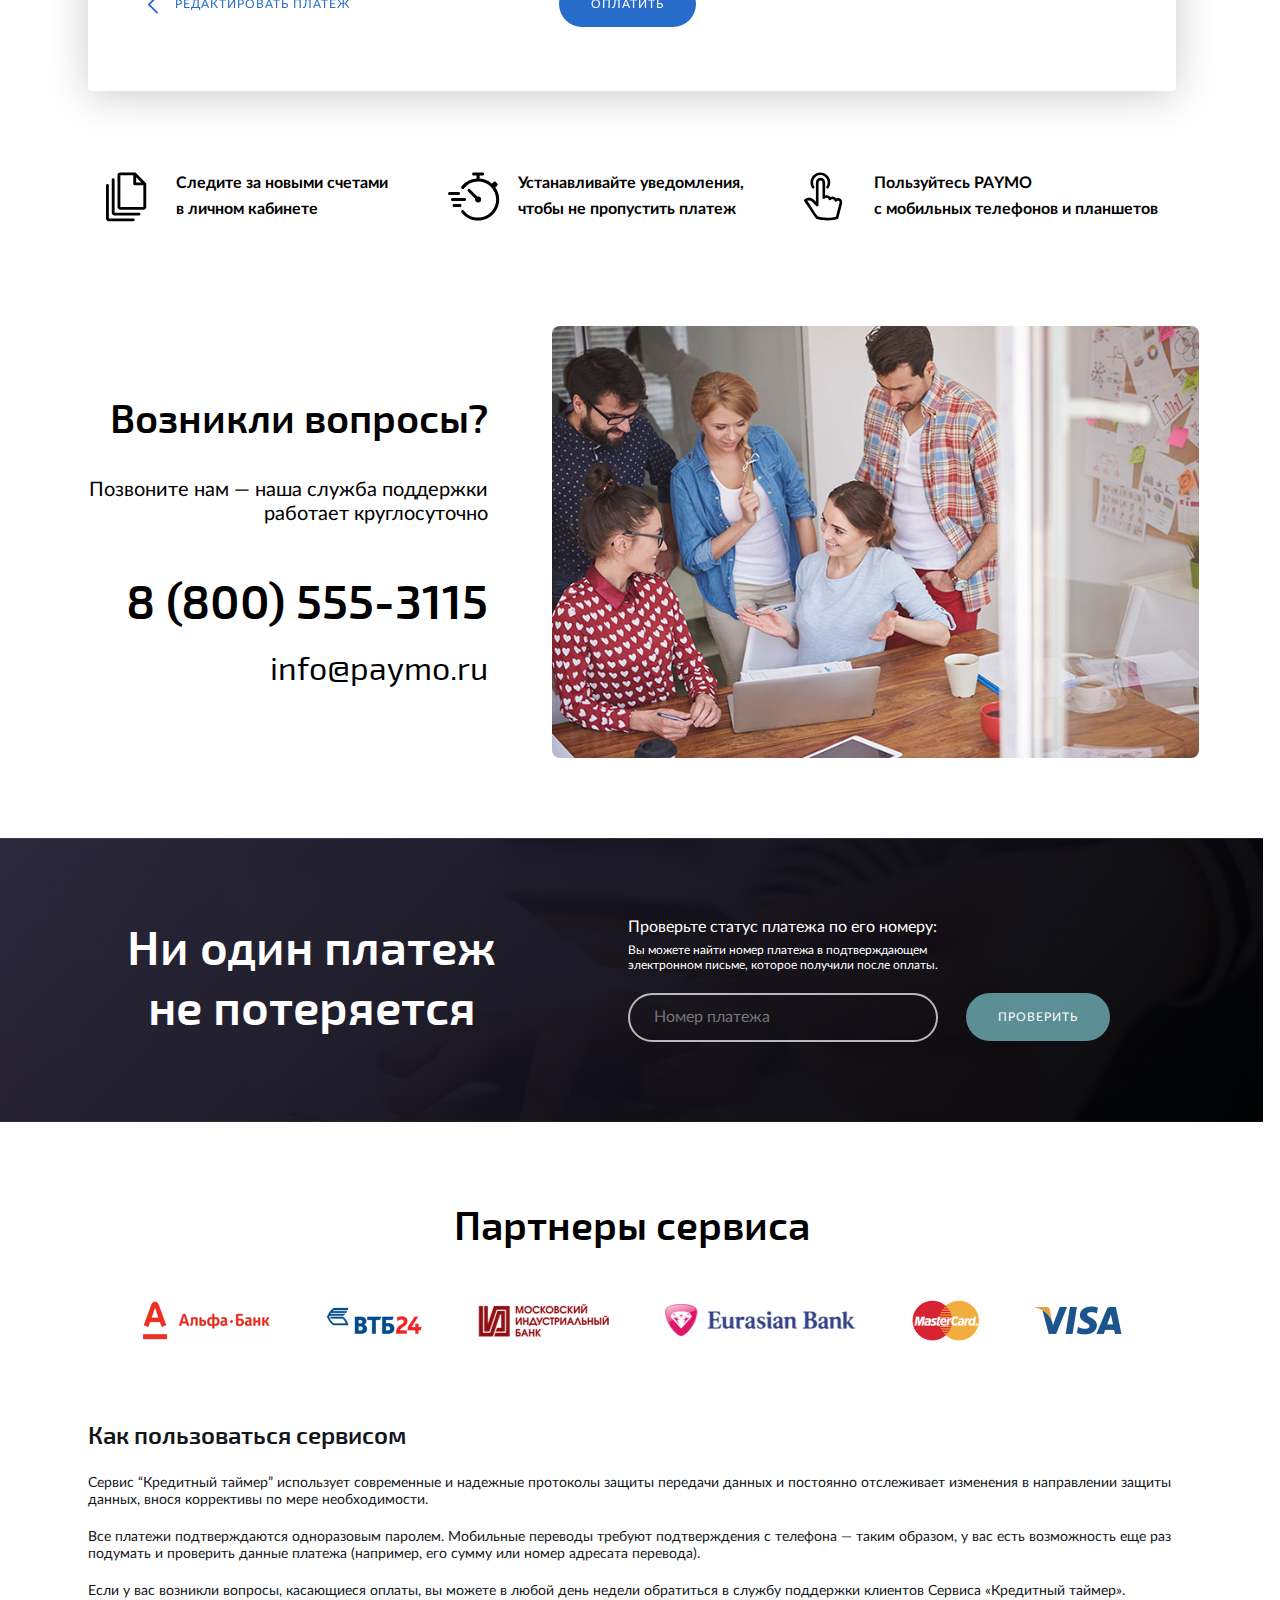
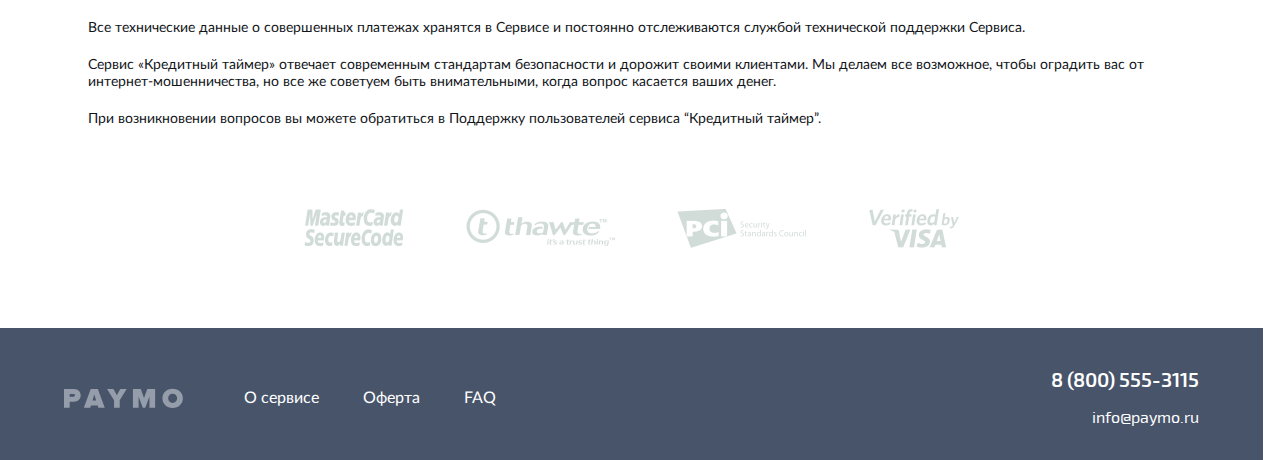
<file: payment_s3_code.html>
<!DOCTYPE>
<html>
  <head>
    <title>Paymo</title>
    <meta http-equiv="Content-type" content="text/html; charset=utf-8" />
  
    <meta name="format-detection" content="telephone=no"/>
    <meta name="viewport" content="width=device-width, initial-scale=1"/>
  
    <link rel="stylesheet" href="styles/build.css"/>
  </head>
  <body>
    <div class="sidemenu">
      <div class="sidemenu-wrapper">
        <div class="sidemenu-close-button"></div>
        <div class="sidemenu-content">
          <ul class="sidemenu-nav">
            <li>ОПЛАТА УСЛУГ
              <ul>
                <li><a href="providers.html">Коммунальные услуги</a></li>
                <li><a href="providers.html">Оплата кредитов</a></li>
                <li><a href="payment_s3_card.html">Переводы с карты на карту</a></li>
                <li><a href="payment_s3_account.html">Переводы с карты на счет</a></li>
              </ul>
            </li>
          </ul>
          <ul class="sidemenu-nav">
            <li>
              <ul>
                <li><a href="about.html">О сервисе</a></li>
                <li><a href="offer.html">Оферта</a></li>
                <li><a href="faq.html">FAQ</a></li>
              </ul>
            </li>
          </ul>
        </div>
        <div class="sidemenu-footer">
          <div class="sidemenu-phone">8 (800) 555-3115</div>
          <div>info@paymo.ru</div>
        </div>
      </div>
    </div>

    <div class="header">
      <div class="menu-button"></div>
      <a href="index.html" class="header-logo"></a>
      <div id="carousel" class="carousel slide" data-ride="carousel" data-interval="2500">
        <ol class="carousel-indicators">
          <li data-target="#carousel" data-slide-to="0" class="active"></li>
          <li data-target="#carousel" data-slide-to="1"></li>
          <li data-target="#carousel" data-slide-to="2"></li>
        </ol>
        <!-- Carousel items -->
        <div class="carousel-inner">
          <div class="active item" data-src="./images/slides/pay-rent.jpg">
            <h1 class="title">Плати за квартиру<br/> в 2 клика</h1>
          </div>
          <div class="item" data-src="./images/slides/pay-loan.jpg">
            <h1 class="title">Погашай кредит<br/> из дома</h1>
          </div>
          <div class="item" data-src="./images/slides/card-transfer.jpg">
            <h1 class="title">Переводи деньги<br/> на любую карту</h1>
          </div>
        </div>
      </div>
    </div>

    <div class="section main main__haslogo">
      <div class="provider-logo">
        <div class="provider-logo-wrapper">
          <img src="images/providers/beeline.png" alt=""/>
        </div>
      </div>
      <div class="payment">
        <h1>Оплата счета компании <br> «Билайн-ТВ» </h1>
        <div class="payment-process">
          <div class="payment-process-step">Детали <br> платежа</div>
          <div class="payment-process-step">Подтверждение <br> счета</div>
          <div class="payment-process-step current">Оплата</div>
        </div>

        <div class="payment-details">
          <div class="payment-details-item">
            <div class="payment-details-item_title">Номер лицевого счета:</div>
            <div class="payment-details-item_value">0891068090</div>
          </div>
          <div class="payment-details-item">
            <div class="payment-details-item_title">Сумма платежа:</div>
            <div class="payment-details-item_value">500 Р</div>
          </div>
        </div>

        <form class="payment-form" action="">
          <h2>Оплата банковской картой</h2>

          <div class="field-group">
            <div class="field field__middle field__phone">
              <label for="phoneNumber">Ваш номер телефона:</label>
              <div class="field-input">
                <input id="phone" type="text" name="phoneNumber" placeholder="+7 (000) 000-00-00" data-val="true" data-val-required="Введите номер телефона" data-val-regex="Введене неверный номер телефона" data-val-regex-pattern="^\+7 \(\d{3}\) \d{3}-\d{2}-\d{2}$"/>
              </div>
              <div class="field-error" data-valmsg-for="phoneNumber" data-valmsg-replace="true"></div>
              <div class="field-description">
                Номер телефона нужен для быстрого и корректного поиска транзакции нашей службой технической поддержки
              </div>
            </div>
          
            <div class="field field__middle">
              <label for="email">Ваш email:</label>
              <div class="field-input">
                <input type="text" name="email" placeholder="ivanpetrov@gmail.com" data-val="true" data-val-email="Введен неверный e-mail"/>
              </div>
              <div class="field-error" data-valmsg-for="email" data-valmsg-replace="true"></div>
              <div class="field-description">
                На этот адрес мы отправим Вам информацию об оплате
              </div>
            </div>
          </div>

          <div class="payment-sender">
            <div class="payment-info">Данные Вашей банковской карты передаются по защищенному <br> протоколу в банк-эквайер в зашифрованном виде</div>
          
            <div class="payment-cards">
              <div class="payment-cards-buttons">
                <div class="payment-cards-button payment-cards-button__my">Мои карты</div>
                <div class="payment-cards-button payment-cards-button__new">Новая карта</div>
              </div>
          
              <div class="payment-card payment-card__face payment-card__visa">
                <div class="payment-card_logo-ps"><img src="images/cards/visa.png"/></div>
          
                <div class="payment-card_saved">
                  <div class="field field__label field__card-number">
                    <label for="cardNumber">Номер карты:</label>
                    <div class="field-value">5486 74** **** 8253</div>
                  </div>
                  <img class="payment-card_logo-bank" src="images/cards/alfa-bank.png"/>
                </div>
          
                <div class="payment-card_form">
                  <div class="field field__card-number">
                    <label for="cardNumber">Номер карты:</label>
                    <div class="field-input">
                      <input type="tel" name="cardNumber" id="cardNumber" placeholder="0000 0000 0000 0000" minLength="13" maxLength="23" data-val="true" data-val-required data-val-luhn data-val-minlength/>
                    </div>
                  </div>
          
                  <div class="field field__card-holder">
                    <label for="cardHolder">Имя и фамилия (как указано на карте):</label>
                    <div class="field-input">
                      <input type="text" name="cardHolder" id="cardHolder" placeholder="VALERIAN ANTONOV" data-val="true" data-val-required data-val-regex data-val-regex-pattern="[a-zA-Z\-\_\s]*" />
                    </div>
                  </div>
          
                  <div class="field field__inline field__expiredate">
                    <label>Срок действия:</label>
                    <div class="field-input">
                    <div class="field field__expiredate-month">
                      <select name="expireDateMonth" title="Месяц" data-val="true" data-val-required>
                        <option value="01">Январь</option>
                        <option value="02">Февраль</option>
                        <option value="03">Март</option>
                        <option value="04">Апрель</option>
                        <option value="05">Май</option>
                        <option value="06">Июнь</option>
                        <option value="07">Июль</option>
                        <option value="08">Август</option>
                        <option value="09">Сентябрь</option>
                        <option value="10">Октябрь</option>
                        <option value="11">Ноябрь</option>
                        <option value="12">Декабрь</option>
                      </select>
                    </div>
                    <div class="field field__expiredate-year">
                      <select name="expireDateYear" title="Год" data-val="true" data-val-required>
                        <option value="16">2016</option>
                        <option value="15">2015</option>
                        <option value="14">2014</option>
                        <option value="13">2013</option>
                        <option value="12">2012</option>
                        <option value="11">2011</option>
                        <option value="10">2010</option>
                        <option value="09">2009</option>
                        <option value="08">2008</option>
                        <option value="07">2007</option>
                      </select>
                    </div>
                    </div>
                  </div>
                </div>
              </div>
          
              <div class="payment-card payment-card__reverse">
                <div class="field">
                  <div class="field-wrapper">
                    <label for="cvv">CVC/CVV2:</label>
                    <div class="field-input">
                      <input type="password" name="cvv" id="cvv" placeholder="•••" maxlength="3" minlength="3" data-val="true" data-val-required data-val-minlength/>
                    </div>
                  </div>
                  <div class="field-description">3 последние цифры на оборотной стороне карты</div>
                </div>
              </div>
            </div>
          
            <div class="certificates-list">
              <div class="certificates-item">
                <img src="./images/certificates/mastercard.png" alt="" />
              </div>
              <div class="certificates-item">
                <img src="./images/certificates/thawte.png" alt="" />
              </div>
              <div class="certificates-item">
                <img src="./images/certificates/pci.png" alt="" />
              </div>
              <div class="certificates-item">
                <img src="./images/certificates/visa.png" alt="" />
              </div>
            </div>
          
            <div class="user-cards">
              <div class="user-cards__close-button"></div>
              <div class="user-cards-container">
                <div class="user-cards-list">
                  <div class="user-cards-item">
                    <div class="user-cards-item_logo-ps"><img src="images/cards/visa.png" alt=""></div>
                    <div class="user-cards-item_logo"><img src="images/cards/alfa-bank.png" alt=""></div>
                    <div class="user-cards-item_title">548674******8253</div>
                  </div>
                  <div class="user-cards-item">
                    <div class="user-cards-item_logo-ps"><img src="images/cards/visa.png" alt=""></div>
                    <div class="user-cards-item_logo"><img src="images/cards/alfa-bank.png" alt=""></div>
                    <div class="user-cards-item_title">548674******8158</div>
                  </div>
                  <div class="user-cards-item">
                    <div class="user-cards-item_logo-ps"><img src="images/cards/visa.png" alt=""></div>
                    <div class="user-cards-item_logo"><img src="images/cards/alfa-bank.png" alt=""></div>
                    <div class="user-cards-item_title">548674******8158</div>
                  </div>
                  <div class="user-cards-item">
                    <div class="user-cards-item_logo-ps"><img src="images/cards/visa.png" alt=""></div>
                    <div class="user-cards-item_logo"><img src="images/cards/alfa-bank.png" alt=""></div>
                    <div class="user-cards-item_title">548674******8158</div>
                  </div>
                </div>
                <div class="button-panel">
                  <div class="button">Добавить новую карту</div>
                </div>
              </div>
            </div>
          </div>

          <div class="payment-agreement">
            <div class="field field__checkbox">
              <input name="agreement" id="agreement" type="checkbox" checked="checked" data-val="true" data-val-required/>
              <label for="agreement">Я согласен с <a href="#" target="_blank" data-popup="offer-popup">условиями использования</a> сервиса</label>
            </div>
          </div>
          
          <div class="popup popup__offer" id="offer-popup">
            <div class="popup_content">
              <div class="popup_close-button popup_close"></div>
              <h1>Cоглашение об использовании Сервиса PAYMO<span>(далее – «Соглашение»)</span></h1>
              <div class="content">
                <p>Настоящее Соглашение, предметом которого является использование платежного сервиса PAYMO (далее именуемого – «Сервис PAYMO»), представляет собой  юридическое соглашение между Обществом с ограниченной ответственностью «Инновационные Платежные Технологии» (далее именуемого – «PAYMO»), и пользователем Сервиса PAYMO (далее именуемого «Пользователь»). Используя Сервис PAYMO, Пользователь соглашается с условиями настоящего Соглашения. Настоящее Соглашение заключается между Пользователем и PAYMO и является публичной офертой PAYMO в соответствии со ст. 437 Гражданского Кодекса Российской Федерации. Действия Пользователя, указанные в разделе 2 Соглашения, а также фактические действия Пользователя по использованию Сервиса PAYMO считаются акцептом оферты согласно ст. 438 Гражданского Кодекса Российской Федерации и означают безоговорочное принятие Пользователем всех условий Соглашения без каких-либо изъятий или ограничений. До начала использования Сервиса PAYMO Пользователю надлежит ознакомиться с настоящим Соглашением. В случае несогласия с условиями Соглашения в целом или какой-либо его части Пользователю надлежит воздержаться от использования Сервиса.</p>
                <h2>1. Общие положения</h2>
                <p>Предметом настоящего Соглашения является предоставление Пользователю услуг информационно-технологического обслуживания посредством Сервиса PAYMO. Сервис PAYMO является технологией (включающей программно-аппаратные комплексы PAYMO, которые обеспечивают участникам расчетов возможность безопасного обмена информацией через электронные сети передачи данных (включая интернет), в том числе обмена электронной информацией и документами, необходимыми для составления, удостоверения и передачи распоряжений Пользователей об осуществлении переводов денежных средств), которая реализует процесс осуществления переводов денежных средств Пользователей в пользу торгово-сервисных предприятий (включая их филиалы, представительства и иные обособленные подразделения), реализующих товары (работы, услуги) посредством сети интернет (в том числе через web-сайты и мобильные приложения) – далее «Мерчанты», а также в пользу физических лиц с использованием банковских карт и иных электронных средств платежа. Переводы денежных средств и иные расчеты в рамках настоящего Соглашения осуществляются кредитными организациями, привлекаемыми PAYMO на основании отдельных договоров. Сервис PAYMO также реализует функцию безопасного хранения карточных данных Пользователей («Учетные данные оплаты») в базе данных PAYMO для использования на сайтах Мерчантов, которые поддерживают данную функцию, при осуществлении последующих платежей, и в полной мере соответствует стандарту безопасности данных, включающему в себя требования международных платежных систем, к обеспечению информационной безопасности (PCI DSS). Принимая условия настоящего Соглашения, Пользователь предоставляет PAYMO, в соответствии с требованиями Федерального закона № 152-ФЗ от 27 июля 2006 г. «О персональных данных», свое согласие на обработку персональных данных Пользователя (в том числе, Учетные данные оплаты, номер сотового телефона, ФИО, регистрационные данные), включая передачу сведений о нем третьим лицам с целью исполнения настоящего Соглашения, а также исполнения других обязательств, направленных на исполнение настоящего Соглашения.
                При этом Пользователь согласен, что обработка его персональных данных в целях исполнения настоящего Соглашения осуществляется PAYMO путем их сбора, систематизации, накопления, хранения, уточнения (обновления, изменения), использования, распространения (в том числе передачи), обезличивания, блокирования, уничтожения в различных формах, требуемых для предоставления Сервиса PAYMO.
                Настоящим Пользователь также дает согласие на передачу любых персональных данных, предоставленных PAYMO по настоящему Соглашению, третьим лицам в целях исполнения настоящего Соглашения. PAYMO гарантирует Пользователю принятие всех необходимых мер по обеспечению конфиденциальности персональных данных Пользователя в соответствии с требованиями действующего законодательства РФ.
                Согласие Пользователя на обработку (в том числе передачу) его персональных данных действует в течение срока действия Соглашения, а также в течение 5 (пяти) лет по истечении срока действия Пользователя, при этом такое согласие Пользователя может быть отозвано Пользователем в соответствии с условиями Соглашения. </p>
                <h2>2. Общие положения</h2>
                <p>Предметом настоящего Соглашения является предоставление Пользователю услуг информационно-технологического обслуживания посредством Сервиса PAYMO. Сервис PAYMO является технологией (включающей программно-аппаратные комплексы PAYMO, которые обеспечивают участникам расчетов возможность безопасного обмена информацией через электронные сети передачи данных (включая интернет), в том числе обмена электронной информацией и документами, необходимыми для составления, удостоверения и передачи распоряжений Пользователей об осуществлении переводов денежных средств), которая реализует процесс осуществления переводов денежных средств Пользователей в пользу торгово-сервисных предприятий (включая их филиалы, представительства и иные обособленные подразделения), реализующих товары (работы, услуги) посредством сети интернет (в том числе через web-сайты и мобильные приложения) – далее «Мерчанты», а также в пользу физических лиц с использованием банковских карт и иных электронных средств платежа. Переводы денежных средств и иные расчеты в рамках настоящего Соглашения осуществляются кредитными организациями, привлекаемыми PAYMO на основании отдельных договоров. Сервис PAYMO также реализует функцию безопасного хранения карточных данных Пользователей («Учетные данные оплаты») в базе данных PAYMO для использования на сайтах Мерчантов, которые поддерживают данную функцию, при осуществлении последующих платежей, и в полной мере соответствует стандарту безопасности данных, включающему в себя требования международных платежных систем, к обеспечению информационной безопасности (PCI DSS). Принимая условия настоящего Соглашения, Пользователь предоставляет PAYMO, в соответствии с требованиями Федерального закона № 152-ФЗ от 27 июля 2006 г. «О персональных данных», свое согласие на обработку персональных данных Пользователя (в том числе, Учетные данные оплаты, номер сотового телефона, ФИО, регистрационные данные), включая передачу сведений о нем третьим лицам с целью исполнения настоящего Соглашения, а также исполнения других обязательств, направленных на исполнение настоящего Соглашения. При этом Пользователь согласен, что обработка его персональных данных в целях исполнения настоящего Соглашения осуществляется PAYMO путем их сбора, систематизации, накопления, хранения, уточнения (обновления, изменения), использования, распространения (в том числе передачи), обезличивания, блокирования, уничтожения в различных формах, требуемых для предоставления Сервиса PAYMO. Настоящим Пользователь также дает согласие на передачу любых персональных данных, предоставленных PAYMO по настоящему Соглашению, третьим лицам в целях исполнения настоящего Соглашения. PAYMO гарантирует Пользователю принятие всех необходимых мер по обеспечению конфиденциальности персональных данных Пользователя в соответствии с требованиями действующего законодательства РФ. Согласие Пользователя на обработку (в том числе передачу) его персональных данных действует в течение срока действия Соглашения, а также в течение 5 (пяти) лет по истечении срока действия Пользователя, при этом такое согласие Пользователя может быть отозвано Пользователем в соответствии с условиями Соглашения. </p>
                <h2>1. Общие положения</h2>
                <p>Предметом настоящего Соглашения является предоставление Пользователю услуг информационно-технологического обслуживания посредством Сервиса PAYMO. Сервис PAYMO является технологией (включающей программно-аппаратные комплексы PAYMO, которые обеспечивают участникам расчетов возможность безопасного обмена информацией через электронные сети передачи данных (включая интернет), в том числе обмена электронной информацией и документами, необходимыми для составления, удостоверения и передачи распоряжений Пользователей об осуществлении переводов денежных средств), которая реализует процесс осуществления переводов денежных средств Пользователей в пользу торгово-сервисных предприятий (включая их филиалы, представительства и иные обособленные подразделения), реализующих товары (работы, услуги) посредством сети интернет (в том числе через web-сайты и мобильные приложения) – далее «Мерчанты», а также в пользу физических лиц с использованием банковских карт и иных электронных средств платежа. Переводы денежных средств и иные расчеты в рамках настоящего Соглашения осуществляются кредитными организациями, привлекаемыми PAYMO на основании отдельных договоров. Сервис PAYMO также реализует функцию безопасного хранения карточных данных Пользователей («Учетные данные оплаты») в базе данных PAYMO для использования на сайтах Мерчантов, которые поддерживают данную функцию, при осуществлении последующих платежей, и в полной мере соответствует стандарту безопасности данных, включающему в себя требования международных платежных систем, к обеспечению информационной безопасности (PCI DSS). Принимая условия настоящего Соглашения, Пользователь предоставляет PAYMO, в соответствии с требованиями Федерального закона № 152-ФЗ от 27 июля 2006 г. «О персональных данных», свое согласие на обработку персональных данных Пользователя (в том числе, Учетные данные оплаты, номер сотового телефона, ФИО, регистрационные данные), включая передачу сведений о нем третьим лицам с целью исполнения настоящего Соглашения, а также исполнения других обязательств, направленных на исполнение настоящего Соглашения.
                При этом Пользователь согласен, что обработка его персональных данных в целях исполнения настоящего Соглашения осуществляется PAYMO путем их сбора, систематизации, накопления, хранения, уточнения (обновления, изменения), использования, распространения (в том числе передачи), обезличивания, блокирования, уничтожения в различных формах, требуемых для предоставления Сервиса PAYMO.
                Настоящим Пользователь также дает согласие на передачу любых персональных данных, предоставленных PAYMO по настоящему Соглашению, третьим лицам в целях исполнения настоящего Соглашения. PAYMO гарантирует Пользователю принятие всех необходимых мер по обеспечению конфиденциальности персональных данных Пользователя в соответствии с требованиями действующего законодательства РФ.
                Согласие Пользователя на обработку (в том числе передачу) его персональных данных действует в течение срока действия Соглашения, а также в течение 5 (пяти) лет по истечении срока действия Пользователя, при этом такое согласие Пользователя может быть отозвано Пользователем в соответствии с условиями Соглашения. </p>
                <h2>2. Общие положения</h2>
                <p>Предметом настоящего Соглашения является предоставление Пользователю услуг информационно-технологического обслуживания посредством Сервиса PAYMO. Сервис PAYMO является технологией (включающей программно-аппаратные комплексы PAYMO, которые обеспечивают участникам расчетов возможность безопасного обмена информацией через электронные сети передачи данных (включая интернет), в том числе обмена электронной информацией и документами, необходимыми для составления, удостоверения и передачи распоряжений Пользователей об осуществлении переводов денежных средств), которая реализует процесс осуществления переводов денежных средств Пользователей в пользу торгово-сервисных предприятий (включая их филиалы, представительства и иные обособленные подразделения), реализующих товары (работы, услуги) посредством сети интернет (в том числе через web-сайты и мобильные приложения) – далее «Мерчанты», а также в пользу физических лиц с использованием банковских карт и иных электронных средств платежа. Переводы денежных средств и иные расчеты в рамках настоящего Соглашения осуществляются кредитными организациями, привлекаемыми PAYMO на основании отдельных договоров. Сервис PAYMO также реализует функцию безопасного хранения карточных данных Пользователей («Учетные данные оплаты») в базе данных PAYMO для использования на сайтах Мерчантов, которые поддерживают данную функцию, при осуществлении последующих платежей, и в полной мере соответствует стандарту безопасности данных, включающему в себя требования международных платежных систем, к обеспечению информационной безопасности (PCI DSS). Принимая условия настоящего Соглашения, Пользователь предоставляет PAYMO, в соответствии с требованиями Федерального закона № 152-ФЗ от 27 июля 2006 г. «О персональных данных», свое согласие на обработку персональных данных Пользователя (в том числе, Учетные данные оплаты, номер сотового телефона, ФИО, регистрационные данные), включая передачу сведений о нем третьим лицам с целью исполнения настоящего Соглашения, а также исполнения других обязательств, направленных на исполнение настоящего Соглашения. При этом Пользователь согласен, что обработка его персональных данных в целях исполнения настоящего Соглашения осуществляется PAYMO путем их сбора, систематизации, накопления, хранения, уточнения (обновления, изменения), использования, распространения (в том числе передачи), обезличивания, блокирования, уничтожения в различных формах, требуемых для предоставления Сервиса PAYMO. Настоящим Пользователь также дает согласие на передачу любых персональных данных, предоставленных PAYMO по настоящему Соглашению, третьим лицам в целях исполнения настоящего Соглашения. PAYMO гарантирует Пользователю принятие всех необходимых мер по обеспечению конфиденциальности персональных данных Пользователя в соответствии с требованиями действующего законодательства РФ. Согласие Пользователя на обработку (в том числе передачу) его персональных данных действует в течение срока действия Соглашения, а также в течение 5 (пяти) лет по истечении срока действия Пользователя, при этом такое согласие Пользователя может быть отозвано Пользователем в соответствии с условиями Соглашения. </p>
                <h2>1. Общие положения</h2>
                <p>Предметом настоящего Соглашения является предоставление Пользователю услуг информационно-технологического обслуживания посредством Сервиса PAYMO. Сервис PAYMO является технологией (включающей программно-аппаратные комплексы PAYMO, которые обеспечивают участникам расчетов возможность безопасного обмена информацией через электронные сети передачи данных (включая интернет), в том числе обмена электронной информацией и документами, необходимыми для составления, удостоверения и передачи распоряжений Пользователей об осуществлении переводов денежных средств), которая реализует процесс осуществления переводов денежных средств Пользователей в пользу торгово-сервисных предприятий (включая их филиалы, представительства и иные обособленные подразделения), реализующих товары (работы, услуги) посредством сети интернет (в том числе через web-сайты и мобильные приложения) – далее «Мерчанты», а также в пользу физических лиц с использованием банковских карт и иных электронных средств платежа. Переводы денежных средств и иные расчеты в рамках настоящего Соглашения осуществляются кредитными организациями, привлекаемыми PAYMO на основании отдельных договоров. Сервис PAYMO также реализует функцию безопасного хранения карточных данных Пользователей («Учетные данные оплаты») в базе данных PAYMO для использования на сайтах Мерчантов, которые поддерживают данную функцию, при осуществлении последующих платежей, и в полной мере соответствует стандарту безопасности данных, включающему в себя требования международных платежных систем, к обеспечению информационной безопасности (PCI DSS). Принимая условия настоящего Соглашения, Пользователь предоставляет PAYMO, в соответствии с требованиями Федерального закона № 152-ФЗ от 27 июля 2006 г. «О персональных данных», свое согласие на обработку персональных данных Пользователя (в том числе, Учетные данные оплаты, номер сотового телефона, ФИО, регистрационные данные), включая передачу сведений о нем третьим лицам с целью исполнения настоящего Соглашения, а также исполнения других обязательств, направленных на исполнение настоящего Соглашения.
                При этом Пользователь согласен, что обработка его персональных данных в целях исполнения настоящего Соглашения осуществляется PAYMO путем их сбора, систематизации, накопления, хранения, уточнения (обновления, изменения), использования, распространения (в том числе передачи), обезличивания, блокирования, уничтожения в различных формах, требуемых для предоставления Сервиса PAYMO.
                Настоящим Пользователь также дает согласие на передачу любых персональных данных, предоставленных PAYMO по настоящему Соглашению, третьим лицам в целях исполнения настоящего Соглашения. PAYMO гарантирует Пользователю принятие всех необходимых мер по обеспечению конфиденциальности персональных данных Пользователя в соответствии с требованиями действующего законодательства РФ.
                Согласие Пользователя на обработку (в том числе передачу) его персональных данных действует в течение срока действия Соглашения, а также в течение 5 (пяти) лет по истечении срока действия Пользователя, при этом такое согласие Пользователя может быть отозвано Пользователем в соответствии с условиями Соглашения. </p>
                <h2>2. Общие положения</h2>
                <p>Предметом настоящего Соглашения является предоставление Пользователю услуг информационно-технологического обслуживания посредством Сервиса PAYMO. Сервис PAYMO является технологией (включающей программно-аппаратные комплексы PAYMO, которые обеспечивают участникам расчетов возможность безопасного обмена информацией через электронные сети передачи данных (включая интернет), в том числе обмена электронной информацией и документами, необходимыми для составления, удостоверения и передачи распоряжений Пользователей об осуществлении переводов денежных средств), которая реализует процесс осуществления переводов денежных средств Пользователей в пользу торгово-сервисных предприятий (включая их филиалы, представительства и иные обособленные подразделения), реализующих товары (работы, услуги) посредством сети интернет (в том числе через web-сайты и мобильные приложения) – далее «Мерчанты», а также в пользу физических лиц с использованием банковских карт и иных электронных средств платежа. Переводы денежных средств и иные расчеты в рамках настоящего Соглашения осуществляются кредитными организациями, привлекаемыми PAYMO на основании отдельных договоров. Сервис PAYMO также реализует функцию безопасного хранения карточных данных Пользователей («Учетные данные оплаты») в базе данных PAYMO для использования на сайтах Мерчантов, которые поддерживают данную функцию, при осуществлении последующих платежей, и в полной мере соответствует стандарту безопасности данных, включающему в себя требования международных платежных систем, к обеспечению информационной безопасности (PCI DSS). Принимая условия настоящего Соглашения, Пользователь предоставляет PAYMO, в соответствии с требованиями Федерального закона № 152-ФЗ от 27 июля 2006 г. «О персональных данных», свое согласие на обработку персональных данных Пользователя (в том числе, Учетные данные оплаты, номер сотового телефона, ФИО, регистрационные данные), включая передачу сведений о нем третьим лицам с целью исполнения настоящего Соглашения, а также исполнения других обязательств, направленных на исполнение настоящего Соглашения. При этом Пользователь согласен, что обработка его персональных данных в целях исполнения настоящего Соглашения осуществляется PAYMO путем их сбора, систематизации, накопления, хранения, уточнения (обновления, изменения), использования, распространения (в том числе передачи), обезличивания, блокирования, уничтожения в различных формах, требуемых для предоставления Сервиса PAYMO. Настоящим Пользователь также дает согласие на передачу любых персональных данных, предоставленных PAYMO по настоящему Соглашению, третьим лицам в целях исполнения настоящего Соглашения. PAYMO гарантирует Пользователю принятие всех необходимых мер по обеспечению конфиденциальности персональных данных Пользователя в соответствии с требованиями действующего законодательства РФ. Согласие Пользователя на обработку (в том числе передачу) его персональных данных действует в течение срока действия Соглашения, а также в течение 5 (пяти) лет по истечении срока действия Пользователя, при этом такое согласие Пользователя может быть отозвано Пользователем в соответствии с условиями Соглашения. </p>
                <h2>2. Общие положения</h2>
                <p>Предметом настоящего Соглашения является предоставление Пользователю услуг информационно-технологического обслуживания посредством Сервиса PAYMO. Сервис PAYMO является технологией (включающей программно-аппаратные комплексы PAYMO, которые обеспечивают участникам расчетов возможность безопасного обмена информацией через электронные сети передачи данных (включая интернет), в том числе обмена электронной информацией и документами, необходимыми для составления, удостоверения и передачи распоряжений Пользователей об осуществлении переводов денежных средств), которая реализует процесс осуществления переводов денежных средств Пользователей в пользу торгово-сервисных предприятий (включая их филиалы, представительства и иные обособленные подразделения), реализующих товары (работы, услуги) посредством сети интернет (в том числе через web-сайты и мобильные приложения) – далее «Мерчанты», а также в пользу физических лиц с использованием банковских карт и иных электронных средств платежа. Переводы денежных средств и иные расчеты в рамках настоящего Соглашения осуществляются кредитными организациями, привлекаемыми PAYMO на основании отдельных договоров. Сервис PAYMO также реализует функцию безопасного хранения карточных данных Пользователей («Учетные данные оплаты») в базе данных PAYMO для использования на сайтах Мерчантов, которые поддерживают данную функцию, при осуществлении последующих платежей, и в полной мере соответствует стандарту безопасности данных, включающему в себя требования международных платежных систем, к обеспечению информационной безопасности (PCI DSS). Принимая условия настоящего Соглашения, Пользователь предоставляет PAYMO, в соответствии с требованиями Федерального закона № 152-ФЗ от 27 июля 2006 г. «О персональных данных», свое согласие на обработку персональных данных Пользователя (в том числе, Учетные данные оплаты, номер сотового телефона, ФИО, регистрационные данные), включая передачу сведений о нем третьим лицам с целью исполнения настоящего Соглашения, а также исполнения других обязательств, направленных на исполнение настоящего Соглашения. При этом Пользователь согласен, что обработка его персональных данных в целях исполнения настоящего Соглашения осуществляется PAYMO путем их сбора, систематизации, накопления, хранения, уточнения (обновления, изменения), использования, распространения (в том числе передачи), обезличивания, блокирования, уничтожения в различных формах, требуемых для предоставления Сервиса PAYMO. Настоящим Пользователь также дает согласие на передачу любых персональных данных, предоставленных PAYMO по настоящему Соглашению, третьим лицам в целях исполнения настоящего Соглашения. PAYMO гарантирует Пользователю принятие всех необходимых мер по обеспечению конфиденциальности персональных данных Пользователя в соответствии с требованиями действующего законодательства РФ. Согласие Пользователя на обработку (в том числе передачу) его персональных данных действует в течение срока действия Соглашения, а также в течение 5 (пяти) лет по истечении срока действия Пользователя, при этом такое согласие Пользователя может быть отозвано Пользователем в соответствии с условиями Соглашения. </p>
                <p>Предметом настоящего Соглашения является предоставление Пользователю услуг информационно-технологического обслуживания посредством Сервиса PAYMO. Сервис PAYMO является технологией (включающей программно-аппаратные комплексы PAYMO, которые обеспечивают участникам расчетов возможность безопасного обмена информацией через электронные сети передачи данных (включая интернет), в том числе обмена электронной информацией и документами, необходимыми для составления, удостоверения и передачи распоряжений Пользователей об осуществлении переводов денежных средств), которая реализует процесс осуществления переводов денежных средств Пользователей в пользу торгово-сервисных предприятий (включая их филиалы, представительства и иные обособленные подразделения), реализующих товары (работы, услуги) посредством сети интернет (в том числе через web-сайты и мобильные приложения) – далее «Мерчанты», а также в пользу физических лиц с использованием банковских карт и иных электронных средств платежа. Переводы денежных средств и иные расчеты в рамках настоящего Соглашения осуществляются кредитными организациями, привлекаемыми PAYMO на основании отдельных договоров. Сервис PAYMO также реализует функцию безопасного хранения карточных данных Пользователей («Учетные данные оплаты») в базе данных PAYMO для использования на сайтах Мерчантов, которые поддерживают данную функцию, при осуществлении последующих платежей, и в полной мере соответствует стандарту безопасности данных, включающему в себя требования международных платежных систем, к обеспечению информационной безопасности (PCI DSS). Принимая условия настоящего Соглашения, Пользователь предоставляет PAYMO, в соответствии с требованиями Федерального закона № 152-ФЗ от 27 июля 2006 г. «О персональных данных», свое согласие на обработку персональных данных Пользователя (в том числе, Учетные данные оплаты, номер сотового телефона, ФИО, регистрационные данные), включая передачу сведений о нем третьим лицам с целью исполнения настоящего Соглашения, а также исполнения других обязательств, направленных на исполнение настоящего Соглашения.
                При этом Пользователь согласен, что обработка его персональных данных в целях исполнения настоящего Соглашения осуществляется PAYMO путем их сбора, систематизации, накопления, хранения, уточнения (обновления, изменения), использования, распространения (в том числе передачи), обезличивания, блокирования, уничтожения в различных формах, требуемых для предоставления Сервиса PAYMO.
                Настоящим Пользователь также дает согласие на передачу любых персональных данных, предоставленных PAYMO по настоящему Соглашению, третьим лицам в целях исполнения настоящего Соглашения. PAYMO гарантирует Пользователю принятие всех необходимых мер по обеспечению конфиденциальности персональных данных Пользователя в соответствии с требованиями действующего законодательства РФ.
                Согласие Пользователя на обработку (в том числе передачу) его персональных данных действует в течение срока действия Соглашения, а также в течение 5 (пяти) лет по истечении срока действия Пользователя, при этом такое согласие Пользователя может быть отозвано Пользователем в соответствии с условиями Соглашения. </p>
              </div>
              <div class="content-pages">1/12</div>
            </div>
          </div>

          <div class="button-panel">
            <div class="button-wrapper"><a href="providers.html" class="button button__back">Редактировать платеж</a></div>
            <div class="button-wrapper"><input class="button" type="submit" value="Оплатить"></div>
          </div>
        </form>
      </div>
    </div>

    <div class="section features">
      <div class="wrapper">
        <div class="features-list">
          <div class="features-item features-item__invoices">Следите за новыми счетами <br> в личном кабинете</div>
          <div class="features-item features-item__notifications">Устанавливайте уведомления, <br> чтобы не пропустить платеж</div>
          <div class="features-item features-item__mobile">Пользуйтесь PAYMO <br> с мобильных телефонов и планшетов</div>
        </div>
      </div>
    </div>
    
    <div class="section support">
      <div class="wrapper">
        <div class="support-content">
          <h2>Возникли вопросы?</h2>
          <div class="support-message">Позвоните нам — наша служба поддержки работает круглосуточно</div>
          <div class="support-phone">8 (800) 555-3115</div>
          <div class="support-email">info@paymo.ru</div>
        </div>
        <div class="support-image">
          <img src="./images/support.jpg" alt="Служба поддержки" />
        </div>
      </div>
    </div>
    
    <div class="section pay-status">
      <div class="wrapper">
        <div class="pay-status-title">
          <h2>Ни один платеж <br> не потеряется</h2>
        </div>
        <div class="pay-status-form">
          <div>Проверьте статус платежа по его номеру:</div>
          <p><small>Вы можете найти номер платежа в подтверждающем<br/> электронном письме, которое получили после оплаты.</small></p>
          <form>
            <input type="text" name="transactionId" placeholder="Номер платежа" />
            <input type="submit" value="Проверить" />
          </form>
        </div>
      </div>
    </div>
    
    <div class="section partners">
      <div class="wrapper">
        <h2>Партнеры сервиса</h2>
        <div class="partners-list">
          <img src="./images/partners/AlfaBank.png" alt="Альфа-банк" />
          <img src="./images/partners/WTB24.png" alt="ВТБ24" />
          <img src="./images/partners/MIB.png" alt="Московский индустриальный банк" />
          <img src="./images/partners/EurasianBank.png" alt="Банка Евразия" />
          <img src="./images/partners/MasterCard.png" alt="MasterCard" />
          <img src="./images/partners/Visa.png" alt="Visa" />
        </div>
      </div>
    </div>
    
    <div class="section howitworks">
      <div class="wrapper">
        <div class="content">
          <h3>Как пользоваться сервисом</h3>
          <p>Сервис “Кредитный таймер” использует современные и надежные протоколы защиты передачи данных и постоянно отслеживает изменения в направлении защиты данных, внося коррективы по мере необходимости.</p>
          <p>Все платежи подтверждаются одноразовым паролем. Мобильные переводы требуют подтверждения с телефона — таким образом, у вас есть возможность еще раз подумать и проверить данные платежа (например, его сумму или номер адресата перевода).</p>
          <p>Если у вас возникли вопросы, касающиеся оплаты, вы можете в любой день недели обратиться в службу поддержки клиентов Сервиса «Кредитный таймер».</p>
          <p>Все технические данные о совершенных платежах хранятся в Сервисе и постоянно отслеживаются службой технической поддержки Сервиса.</p>
          <p>Сервис «Кредитный таймер» отвечает современным стандартам безопасности и дорожит своими клиентами. Мы делаем все возможное, чтобы оградить вас от интернет-мошенничества, но все же советуем быть внимательными, когда вопрос касается ваших денег.</p>
          <p>При возникновении вопросов вы можете обратиться в Поддержку пользователей сервиса “Кредитный таймер”.</p>
        </div>
      </div>
    </div>
    
    <div class="section certificates">
      <div class="wrapper">
        <div class="certificates-list">
          <div class="certificates-item">
            <img src="./images/certificates/mastercard.png" srcset="./images/certificates/mastercard@2x.png 2x" alt="" />
          </div>
          <div class="certificates-item">
            <img src="./images/certificates/thawte.png" srcset="./images/certificates/thawte@2x.png 2x" alt="" />
          </div>
          <div class="certificates-item">
            <img src="./images/certificates/pci.png" srcset="./images/certificates/pci@2x.png 2x" alt="" />
          </div>
          <div class="certificates-item">
            <img src="./images/certificates/visa.png" srcset="./images/certificates/visa@2x.png 2x" alt="" />
          </div>
        </div>
      </div>
    </div>

    <div class="footer">
      <div class="wrapper">
        <div class="footer-container">
          <ul class="footer-nav">
            <li><a href="about.html">О сервисе</a></li>
            <li><a href="offer.html">Оферта</a></li>
            <li><a href="faq.html">FAQ</a></li>
          </ul>
          <div class="footer-contacts">
            <div class="footer-contacts_phone">8 (800) 555-3115</div>
            <div>info@paymo.ru</div>
          </div>
        </div>
      </div>
    </div>

    <div class="popup" id="payment-code">
      <div class="popup_content">
        <div class="popup_close-button popup_close"></div>
        <div class="payment-code">
          <h4 class="payment-title">Подтверждение оплаты</h4>
          <div class="payment-info">Мы отправили код на указанный вами номер <br> мобильного телефона.</div>
          <form action="payment_s4.html">
            <div class="field field__master">
              <div class="field-input">
                <input type="password" name="confirmationCode" placeholder="••••"/>
              </div>
            </div>
            <input class="button" type="submit" value="Отправить"/>
          </form>
        </div>
      </div>
    </div>
    <script src="js/build.js"></script>
    <script>
      $('#payment-code').openPopup();
    </script>
  </body>
</html>
</file>
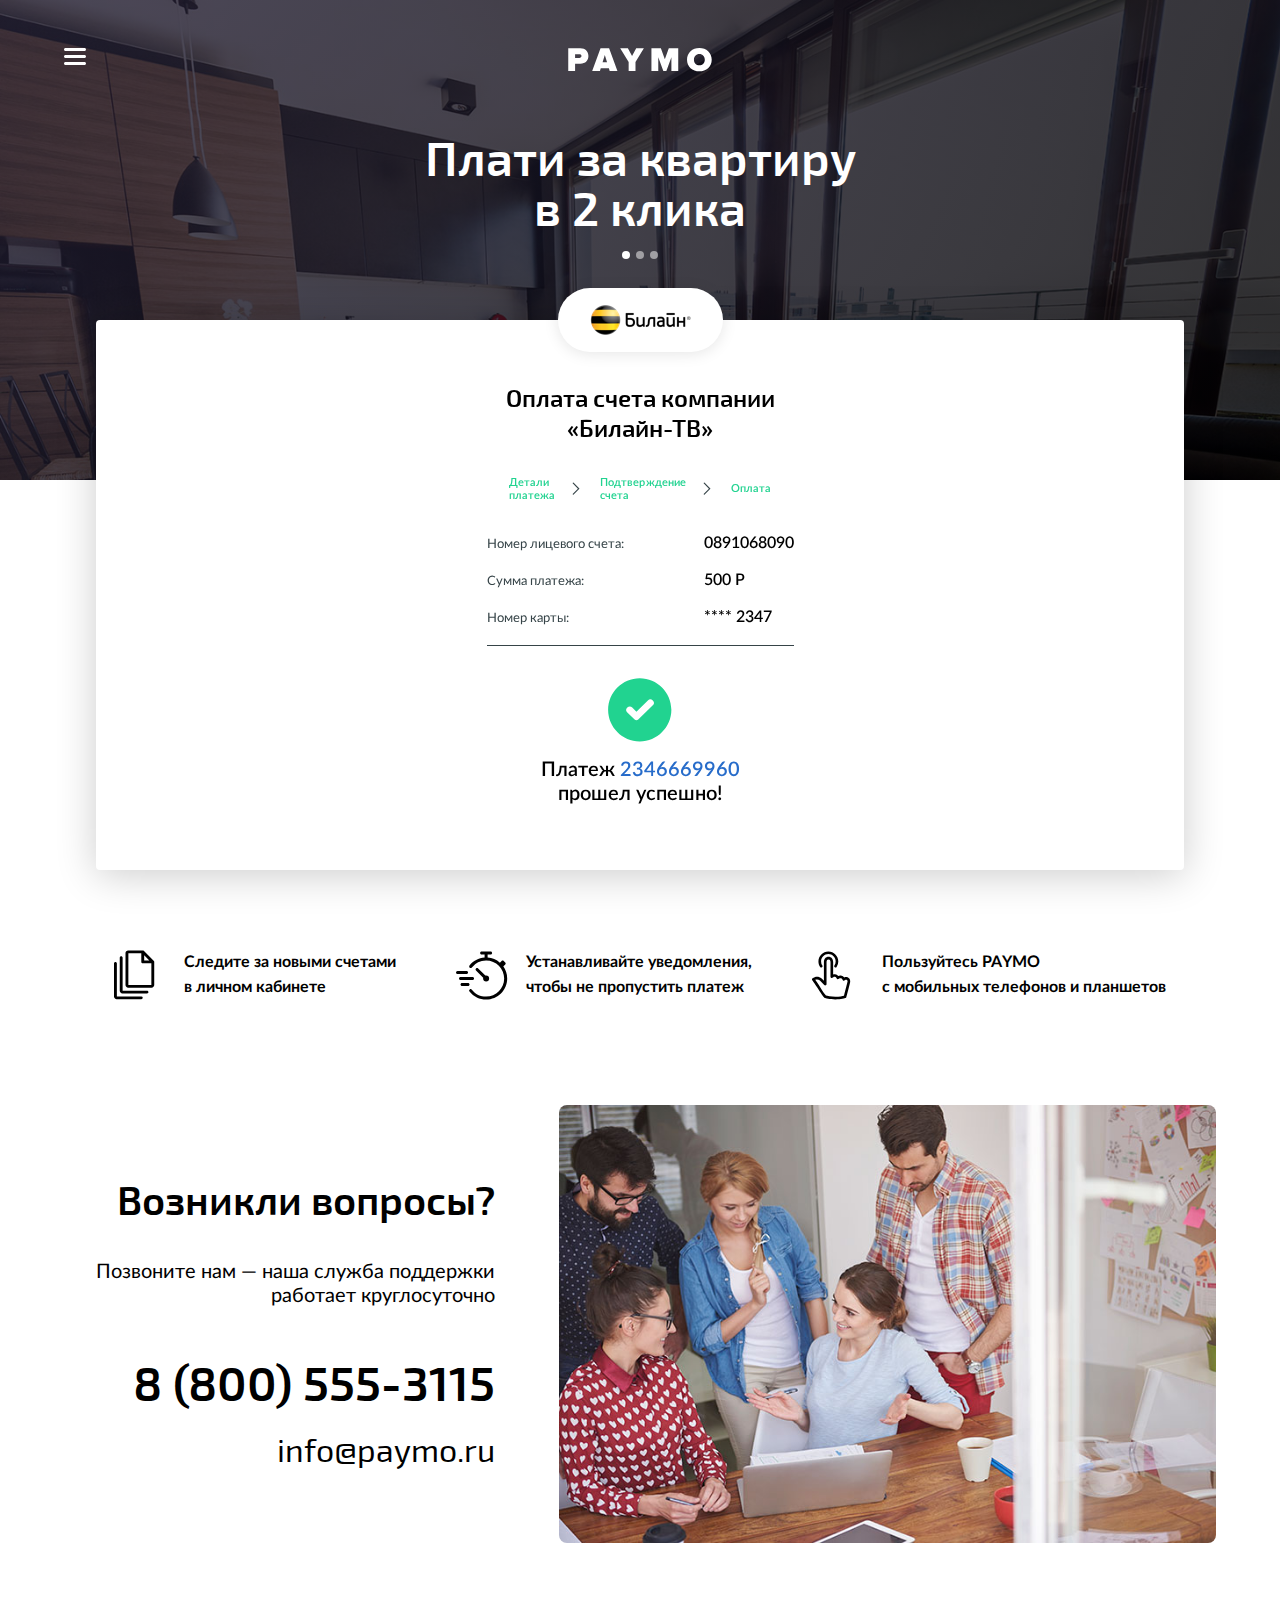
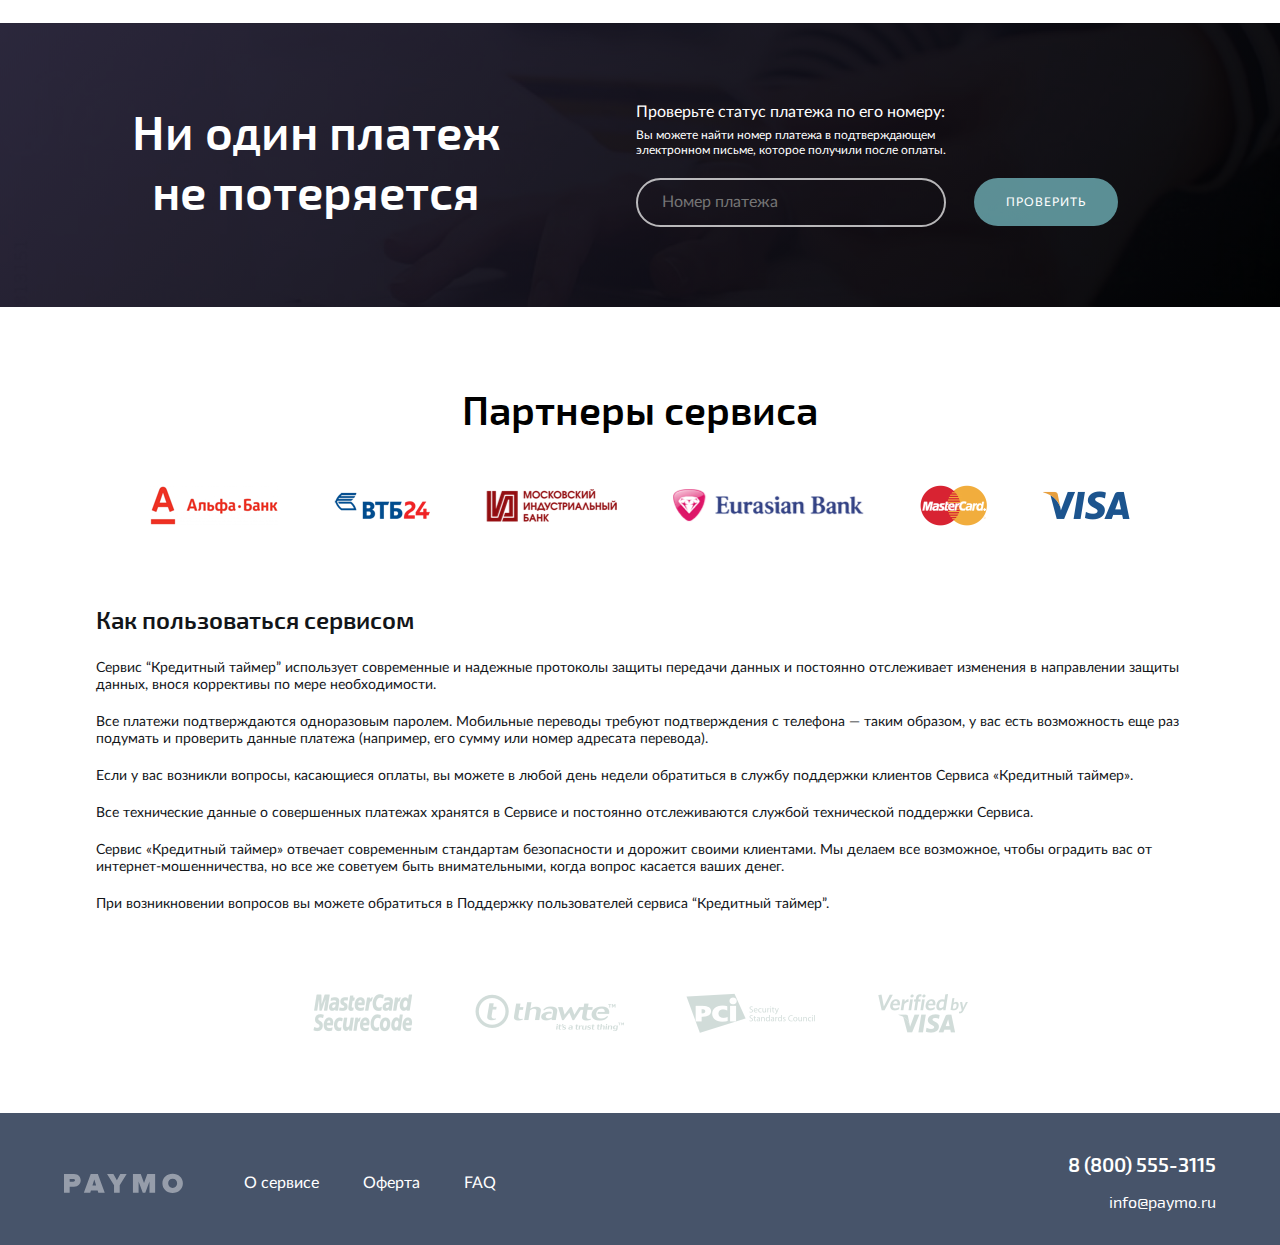
<file: payment_s4.html>
<!DOCTYPE>
<html>
  <head>
    <title>Paymo</title>
    <meta http-equiv="Content-type" content="text/html; charset=utf-8" />
  
    <meta name="format-detection" content="telephone=no"/>
    <meta name="viewport" content="width=device-width, initial-scale=1"/>
  
    <link rel="stylesheet" href="styles/build.css"/>
  </head>
  <body>
    <div class="sidemenu">
      <div class="sidemenu-wrapper">
        <div class="sidemenu-close-button"></div>
        <div class="sidemenu-content">
          <ul class="sidemenu-nav">
            <li>ОПЛАТА УСЛУГ
              <ul>
                <li><a href="providers.html">Коммунальные услуги</a></li>
                <li><a href="providers.html">Оплата кредитов</a></li>
                <li><a href="payment_s3_card.html">Переводы с карты на карту</a></li>
                <li><a href="payment_s3_account.html">Переводы с карты на счет</a></li>
              </ul>
            </li>
          </ul>
          <ul class="sidemenu-nav">
            <li>
              <ul>
                <li><a href="about.html">О сервисе</a></li>
                <li><a href="offer.html">Оферта</a></li>
                <li><a href="faq.html">FAQ</a></li>
              </ul>
            </li>
          </ul>
        </div>
        <div class="sidemenu-footer">
          <div class="sidemenu-phone">8 (800) 555-3115</div>
          <div>info@paymo.ru</div>
        </div>
      </div>
    </div>

    <div class="header">
      <div class="menu-button"></div>
      <a href="index.html" class="header-logo"></a>
      <div id="carousel" class="carousel slide" data-ride="carousel" data-interval="2500">
        <ol class="carousel-indicators">
          <li data-target="#carousel" data-slide-to="0" class="active"></li>
          <li data-target="#carousel" data-slide-to="1"></li>
          <li data-target="#carousel" data-slide-to="2"></li>
        </ol>
        <!-- Carousel items -->
        <div class="carousel-inner">
          <div class="active item" data-src="./images/slides/pay-rent.jpg">
            <h1 class="title">Плати за квартиру<br/> в 2 клика</h1>
          </div>
          <div class="item" data-src="./images/slides/pay-loan.jpg">
            <h1 class="title">Погашай кредит<br/> из дома</h1>
          </div>
          <div class="item" data-src="./images/slides/card-transfer.jpg">
            <h1 class="title">Переводи деньги<br/> на любую карту</h1>
          </div>
        </div>
      </div>
    </div>

    <div class="section main main__haslogo">
      <div class="provider-logo">
        <div class="provider-logo-wrapper">
          <img src="images/providers/beeline.png" alt=""/>
        </div>
      </div>
      <div class="payment">
        <h4>Оплата счета компании <br> «Билайн-ТВ» </h4>
        <div class="payment-process">
          <div class="payment-process-step ">Детали <br> платежа</div>
          <div class="payment-process-step ">Подтверждение <br> счета</div>
          <div class="payment-process-step ">Оплата</div>
        </div>
        <div class="payment-details">
          <div class="payment-details-item">
            <div class="payment-details-item_title">Номер лицевого счета:</div>
            <div class="payment-details-item_value">0891068090</div>
          </div>
          <div class="payment-details-item">
            <div class="payment-details-item_title">Сумма платежа:</div>
            <div class="payment-details-item_value">500 Р</div>
          </div>
          <div class="payment-details-item">
            <div class="payment-details-item_title">Номер карты:</div>
            <div class="payment-details-item_value">**** 2347</div>
          </div>
        </div>
        <div class="payment-status success">
          Платеж <em>2346669960</em> <br> прошел успешно!
        </div>
      </div>
    </div>

    <div class="section features">
      <div class="wrapper">
        <div class="features-list">
          <div class="features-item features-item__invoices">Следите за новыми счетами <br> в личном кабинете</div>
          <div class="features-item features-item__notifications">Устанавливайте уведомления, <br> чтобы не пропустить платеж</div>
          <div class="features-item features-item__mobile">Пользуйтесь PAYMO <br> с мобильных телефонов и планшетов</div>
        </div>
      </div>
    </div>
    
    <div class="section support">
      <div class="wrapper">
        <div class="support-content">
          <h2>Возникли вопросы?</h2>
          <div class="support-message">Позвоните нам — наша служба поддержки работает круглосуточно</div>
          <div class="support-phone">8 (800) 555-3115</div>
          <div class="support-email">info@paymo.ru</div>
        </div>
        <div class="support-image">
          <img src="./images/support.jpg" alt="Служба поддержки" />
        </div>
      </div>
    </div>
    
    <div class="section pay-status">
      <div class="wrapper">
        <div class="pay-status-title">
          <h2>Ни один платеж <br> не потеряется</h2>
        </div>
        <div class="pay-status-form">
          <div>Проверьте статус платежа по его номеру:</div>
          <p><small>Вы можете найти номер платежа в подтверждающем<br/> электронном письме, которое получили после оплаты.</small></p>
          <form>
            <input type="text" name="transactionId" placeholder="Номер платежа" />
            <input type="submit" value="Проверить" />
          </form>
        </div>
      </div>
    </div>
    
    <div class="section partners">
      <div class="wrapper">
        <h2>Партнеры сервиса</h2>
        <div class="partners-list">
          <img src="./images/partners/AlfaBank.png" alt="Альфа-банк" />
          <img src="./images/partners/WTB24.png" alt="ВТБ24" />
          <img src="./images/partners/MIB.png" alt="Московский индустриальный банк" />
          <img src="./images/partners/EurasianBank.png" alt="Банка Евразия" />
          <img src="./images/partners/MasterCard.png" alt="MasterCard" />
          <img src="./images/partners/Visa.png" alt="Visa" />
        </div>
      </div>
    </div>
    
    <div class="section howitworks">
      <div class="wrapper">
        <div class="content">
          <h3>Как пользоваться сервисом</h3>
          <p>Сервис “Кредитный таймер” использует современные и надежные протоколы защиты передачи данных и постоянно отслеживает изменения в направлении защиты данных, внося коррективы по мере необходимости.</p>
          <p>Все платежи подтверждаются одноразовым паролем. Мобильные переводы требуют подтверждения с телефона — таким образом, у вас есть возможность еще раз подумать и проверить данные платежа (например, его сумму или номер адресата перевода).</p>
          <p>Если у вас возникли вопросы, касающиеся оплаты, вы можете в любой день недели обратиться в службу поддержки клиентов Сервиса «Кредитный таймер».</p>
          <p>Все технические данные о совершенных платежах хранятся в Сервисе и постоянно отслеживаются службой технической поддержки Сервиса.</p>
          <p>Сервис «Кредитный таймер» отвечает современным стандартам безопасности и дорожит своими клиентами. Мы делаем все возможное, чтобы оградить вас от интернет-мошенничества, но все же советуем быть внимательными, когда вопрос касается ваших денег.</p>
          <p>При возникновении вопросов вы можете обратиться в Поддержку пользователей сервиса “Кредитный таймер”.</p>
        </div>
      </div>
    </div>
    
    <div class="section certificates">
      <div class="wrapper">
        <div class="certificates-list">
          <div class="certificates-item">
            <img src="./images/certificates/mastercard.png" srcset="./images/certificates/mastercard@2x.png 2x" alt="" />
          </div>
          <div class="certificates-item">
            <img src="./images/certificates/thawte.png" srcset="./images/certificates/thawte@2x.png 2x" alt="" />
          </div>
          <div class="certificates-item">
            <img src="./images/certificates/pci.png" srcset="./images/certificates/pci@2x.png 2x" alt="" />
          </div>
          <div class="certificates-item">
            <img src="./images/certificates/visa.png" srcset="./images/certificates/visa@2x.png 2x" alt="" />
          </div>
        </div>
      </div>
    </div>

    <div class="footer">
      <div class="wrapper">
        <div class="footer-container">
          <ul class="footer-nav">
            <li><a href="about.html">О сервисе</a></li>
            <li><a href="offer.html">Оферта</a></li>
            <li><a href="faq.html">FAQ</a></li>
          </ul>
          <div class="footer-contacts">
            <div class="footer-contacts_phone">8 (800) 555-3115</div>
            <div>info@paymo.ru</div>
          </div>
        </div>
      </div>
    </div>

    <script src="js/build.js"></script>
  </body>
</html>
</file>
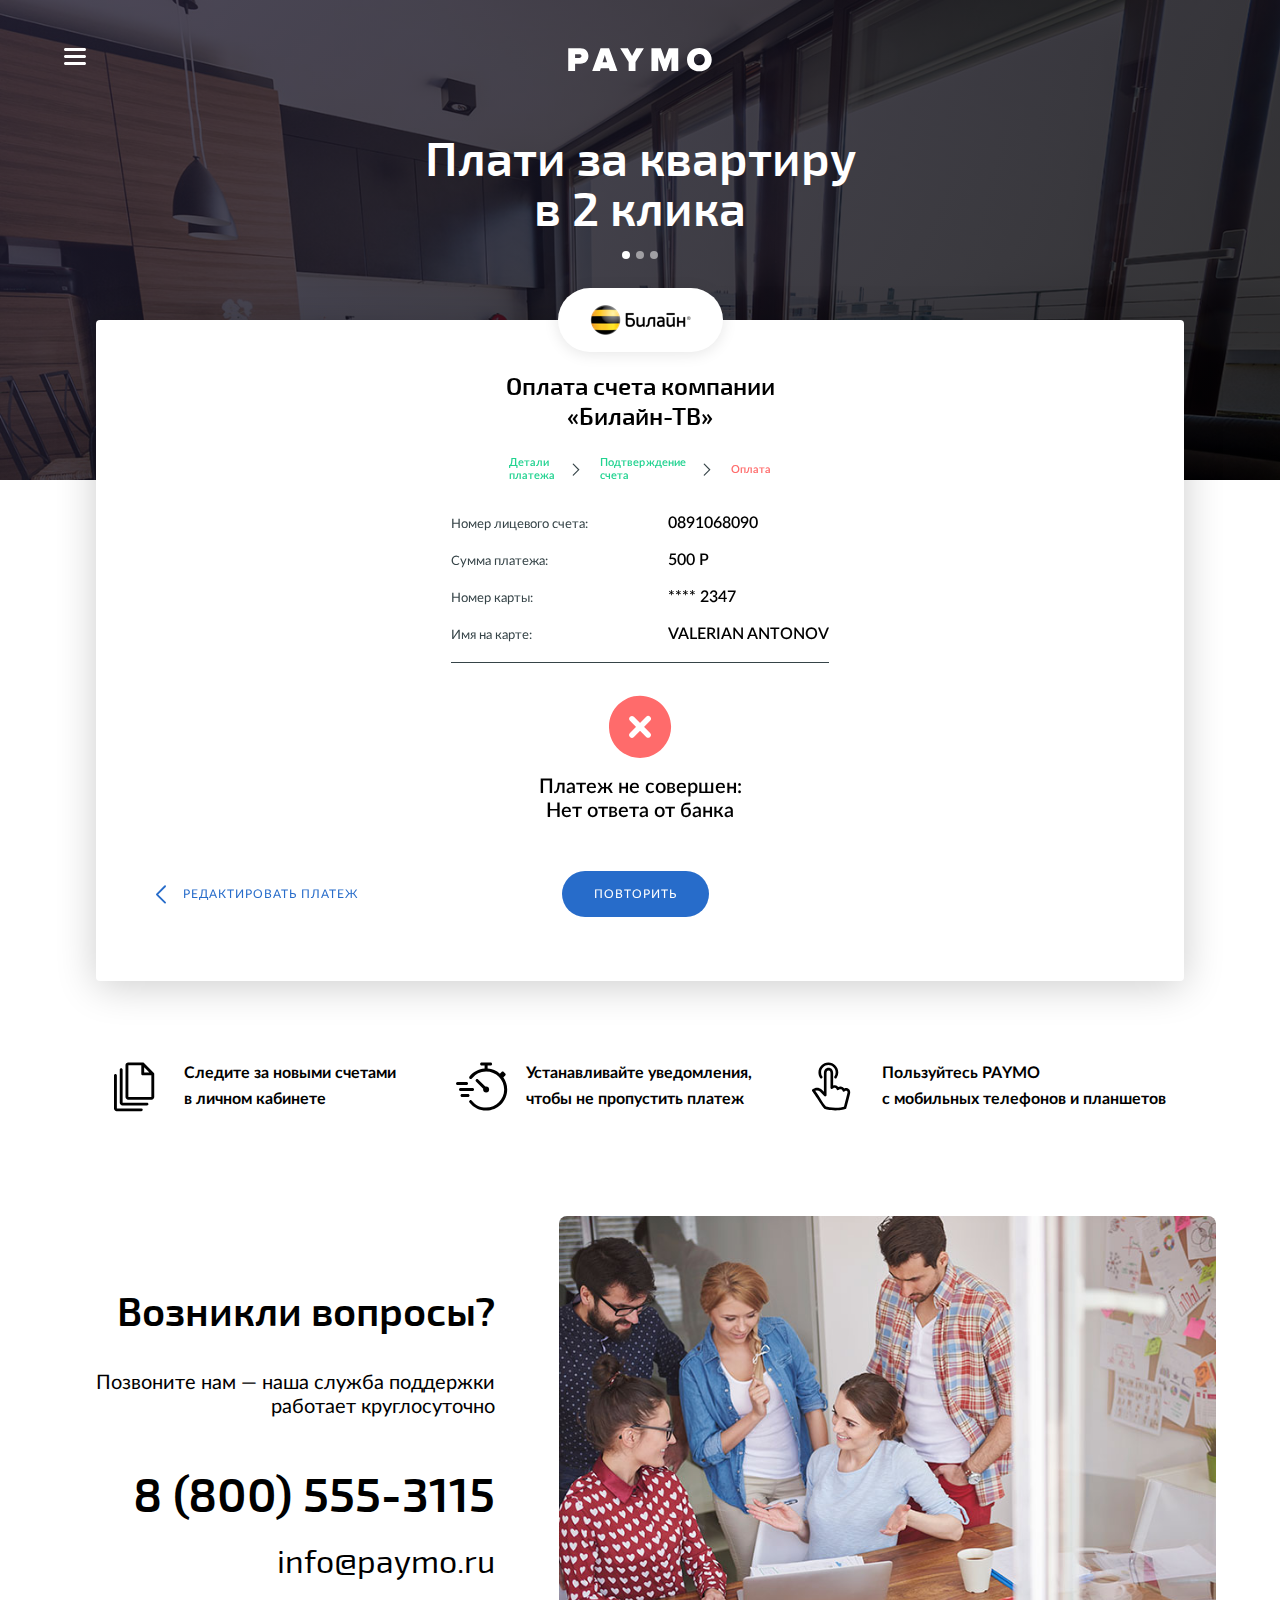
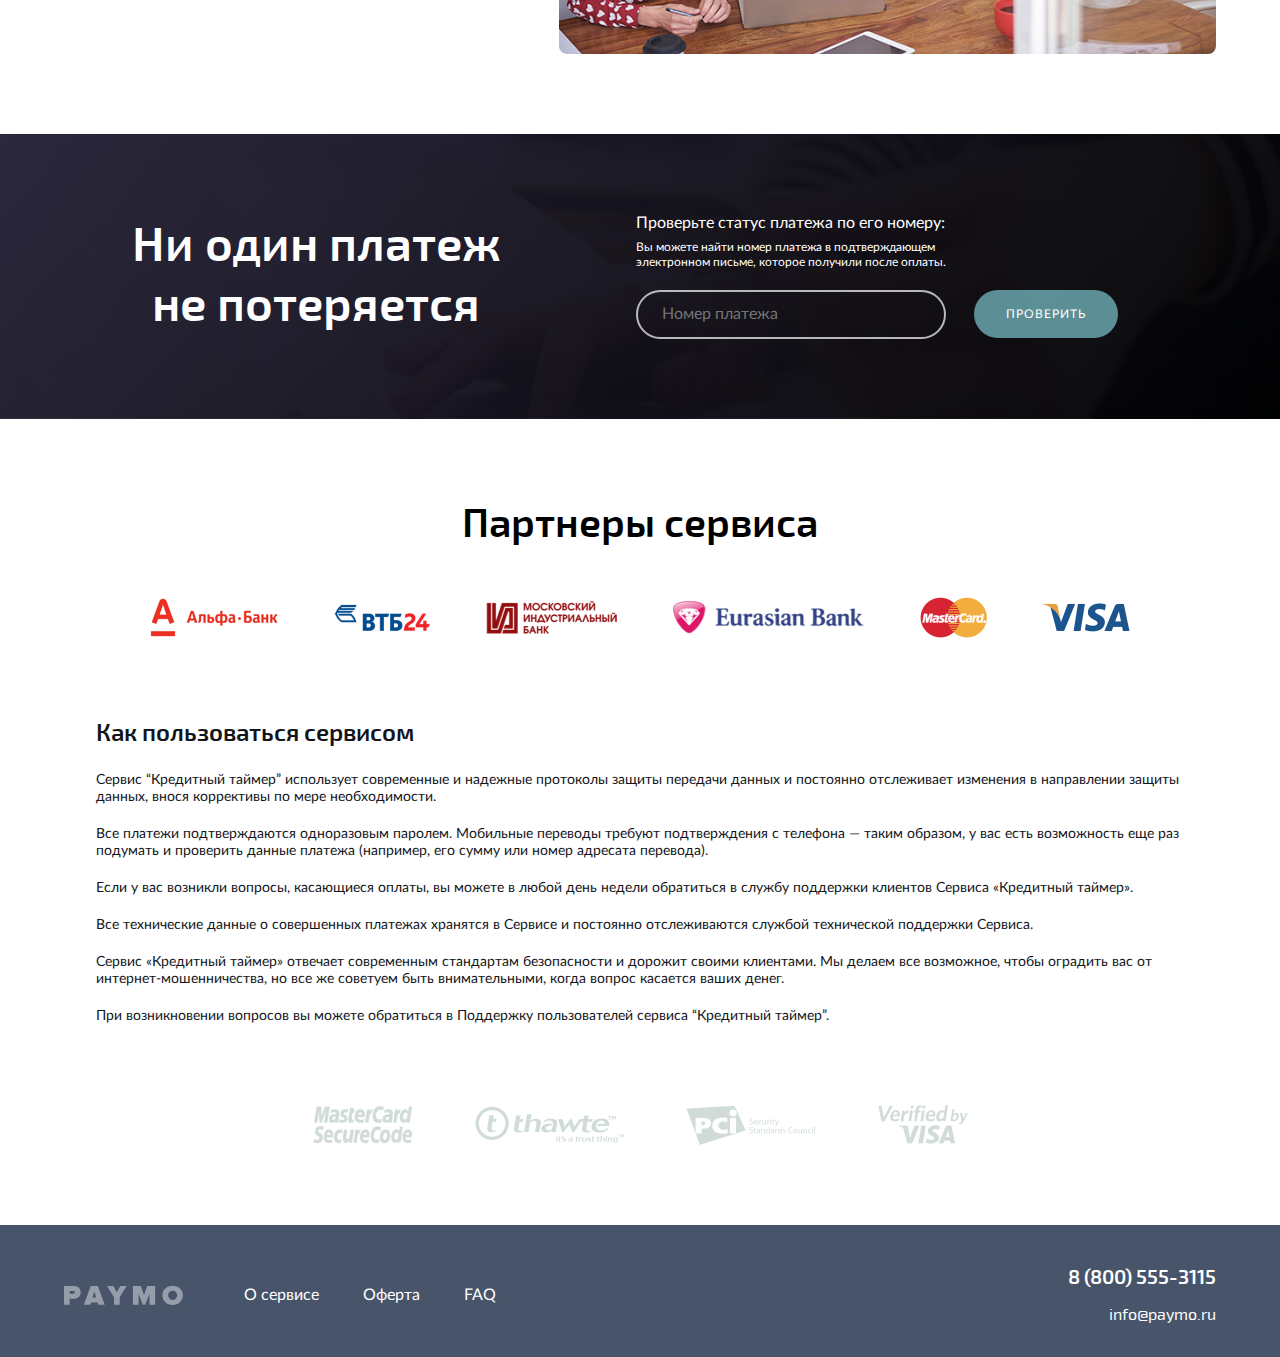
<file: payment_s4_error.html>
<!DOCTYPE>
<html>
  <head>
    <title>Paymo</title>
    <meta http-equiv="Content-type" content="text/html; charset=utf-8" />
  
    <meta name="format-detection" content="telephone=no"/>
    <meta name="viewport" content="width=device-width, initial-scale=1"/>
  
    <link rel="stylesheet" href="styles/build.css"/>
  </head>
  <body>
    <div class="sidemenu">
      <div class="sidemenu-wrapper">
        <div class="sidemenu-close-button"></div>
        <div class="sidemenu-content">
          <ul class="sidemenu-nav">
            <li>ОПЛАТА УСЛУГ
              <ul>
                <li><a href="providers.html">Коммунальные услуги</a></li>
                <li><a href="providers.html">Оплата кредитов</a></li>
                <li><a href="payment_s3_card.html">Переводы с карты на карту</a></li>
                <li><a href="payment_s3_account.html">Переводы с карты на счет</a></li>
              </ul>
            </li>
          </ul>
          <ul class="sidemenu-nav">
            <li>
              <ul>
                <li><a href="about.html">О сервисе</a></li>
                <li><a href="offer.html">Оферта</a></li>
                <li><a href="faq.html">FAQ</a></li>
              </ul>
            </li>
          </ul>
        </div>
        <div class="sidemenu-footer">
          <div class="sidemenu-phone">8 (800) 555-3115</div>
          <div>info@paymo.ru</div>
        </div>
      </div>
    </div>

    <div class="header">
      <div class="menu-button"></div>
      <a href="index.html" class="header-logo"></a>
      <div id="carousel" class="carousel slide" data-ride="carousel" data-interval="2500">
        <ol class="carousel-indicators">
          <li data-target="#carousel" data-slide-to="0" class="active"></li>
          <li data-target="#carousel" data-slide-to="1"></li>
          <li data-target="#carousel" data-slide-to="2"></li>
        </ol>
        <!-- Carousel items -->
        <div class="carousel-inner">
          <div class="active item" data-src="./images/slides/pay-rent.jpg">
            <h1 class="title">Плати за квартиру<br/> в 2 клика</h1>
          </div>
          <div class="item" data-src="./images/slides/pay-loan.jpg">
            <h1 class="title">Погашай кредит<br/> из дома</h1>
          </div>
          <div class="item" data-src="./images/slides/card-transfer.jpg">
            <h1 class="title">Переводи деньги<br/> на любую карту</h1>
          </div>
        </div>
      </div>
    </div>

    <div class="section main main__haslogo">
      <div class="provider-logo">
        <div class="provider-logo-wrapper">
          <img src="images/providers/beeline.png" alt=""/>
        </div>
      </div>
      <div class="payment">
        <h1>Оплата счета компании <br> «Билайн-ТВ» </h1>
        <div class="payment-process">
          <div class="payment-process-step ">Детали <br> платежа</div>
          <div class="payment-process-step ">Подтверждение <br> счета</div>
          <div class="payment-process-step error">Оплата</div>
        </div>
        <form class="payment-form" action="">
          <div class="payment-details">
            <div class="payment-details-item">
              <div class="payment-details-item_title">Номер лицевого счета:</div>
              <div class="payment-details-item_value">0891068090</div>
            </div>
            <div class="payment-details-item">
              <div class="payment-details-item_title">Сумма платежа:</div>
              <div class="payment-details-item_value">500 Р</div>
            </div>
            <div class="payment-details-item">
              <div class="payment-details-item_title">Номер карты:</div>
              <div class="payment-details-item_value">**** 2347</div>
            </div>
            <div class="payment-details-item">
              <div class="payment-details-item_title">Имя на карте:</div>
              <div class="payment-details-item_value">VALERIAN ANTONOV</div>
            </div>
          </div>
          <div class="payment-status error">
            Платеж не совершен: <br>Нет ответа от банка
          </div>
          <div class="button-panel">
            <div class="button-wrapper"><a href="payment_s3.html" class="button button__back">Редактировать платеж</a></div>
            <div class="button-wrapper"><input class="button" type="submit" value="Повторить"/></div>
          </div>
        </form>
      </div>
    </div>

    <div class="section features">
      <div class="wrapper">
        <div class="features-list">
          <div class="features-item features-item__invoices">Следите за новыми счетами <br> в личном кабинете</div>
          <div class="features-item features-item__notifications">Устанавливайте уведомления, <br> чтобы не пропустить платеж</div>
          <div class="features-item features-item__mobile">Пользуйтесь PAYMO <br> с мобильных телефонов и планшетов</div>
        </div>
      </div>
    </div>
    
    <div class="section support">
      <div class="wrapper">
        <div class="support-content">
          <h2>Возникли вопросы?</h2>
          <div class="support-message">Позвоните нам — наша служба поддержки работает круглосуточно</div>
          <div class="support-phone">8 (800) 555-3115</div>
          <div class="support-email">info@paymo.ru</div>
        </div>
        <div class="support-image">
          <img src="./images/support.jpg" alt="Служба поддержки" />
        </div>
      </div>
    </div>
    
    <div class="section pay-status">
      <div class="wrapper">
        <div class="pay-status-title">
          <h2>Ни один платеж <br> не потеряется</h2>
        </div>
        <div class="pay-status-form">
          <div>Проверьте статус платежа по его номеру:</div>
          <p><small>Вы можете найти номер платежа в подтверждающем<br/> электронном письме, которое получили после оплаты.</small></p>
          <form>
            <input type="text" name="transactionId" placeholder="Номер платежа" />
            <input type="submit" value="Проверить" />
          </form>
        </div>
      </div>
    </div>
    
    <div class="section partners">
      <div class="wrapper">
        <h2>Партнеры сервиса</h2>
        <div class="partners-list">
          <img src="./images/partners/AlfaBank.png" alt="Альфа-банк" />
          <img src="./images/partners/WTB24.png" alt="ВТБ24" />
          <img src="./images/partners/MIB.png" alt="Московский индустриальный банк" />
          <img src="./images/partners/EurasianBank.png" alt="Банка Евразия" />
          <img src="./images/partners/MasterCard.png" alt="MasterCard" />
          <img src="./images/partners/Visa.png" alt="Visa" />
        </div>
      </div>
    </div>
    
    <div class="section howitworks">
      <div class="wrapper">
        <div class="content">
          <h3>Как пользоваться сервисом</h3>
          <p>Сервис “Кредитный таймер” использует современные и надежные протоколы защиты передачи данных и постоянно отслеживает изменения в направлении защиты данных, внося коррективы по мере необходимости.</p>
          <p>Все платежи подтверждаются одноразовым паролем. Мобильные переводы требуют подтверждения с телефона — таким образом, у вас есть возможность еще раз подумать и проверить данные платежа (например, его сумму или номер адресата перевода).</p>
          <p>Если у вас возникли вопросы, касающиеся оплаты, вы можете в любой день недели обратиться в службу поддержки клиентов Сервиса «Кредитный таймер».</p>
          <p>Все технические данные о совершенных платежах хранятся в Сервисе и постоянно отслеживаются службой технической поддержки Сервиса.</p>
          <p>Сервис «Кредитный таймер» отвечает современным стандартам безопасности и дорожит своими клиентами. Мы делаем все возможное, чтобы оградить вас от интернет-мошенничества, но все же советуем быть внимательными, когда вопрос касается ваших денег.</p>
          <p>При возникновении вопросов вы можете обратиться в Поддержку пользователей сервиса “Кредитный таймер”.</p>
        </div>
      </div>
    </div>
    
    <div class="section certificates">
      <div class="wrapper">
        <div class="certificates-list">
          <div class="certificates-item">
            <img src="./images/certificates/mastercard.png" srcset="./images/certificates/mastercard@2x.png 2x" alt="" />
          </div>
          <div class="certificates-item">
            <img src="./images/certificates/thawte.png" srcset="./images/certificates/thawte@2x.png 2x" alt="" />
          </div>
          <div class="certificates-item">
            <img src="./images/certificates/pci.png" srcset="./images/certificates/pci@2x.png 2x" alt="" />
          </div>
          <div class="certificates-item">
            <img src="./images/certificates/visa.png" srcset="./images/certificates/visa@2x.png 2x" alt="" />
          </div>
        </div>
      </div>
    </div>

    <div class="footer">
      <div class="wrapper">
        <div class="footer-container">
          <ul class="footer-nav">
            <li><a href="about.html">О сервисе</a></li>
            <li><a href="offer.html">Оферта</a></li>
            <li><a href="faq.html">FAQ</a></li>
          </ul>
          <div class="footer-contacts">
            <div class="footer-contacts_phone">8 (800) 555-3115</div>
            <div>info@paymo.ru</div>
          </div>
        </div>
      </div>
    </div>

    <script src="js/build.js"></script>
  </body>
</html>
</file>
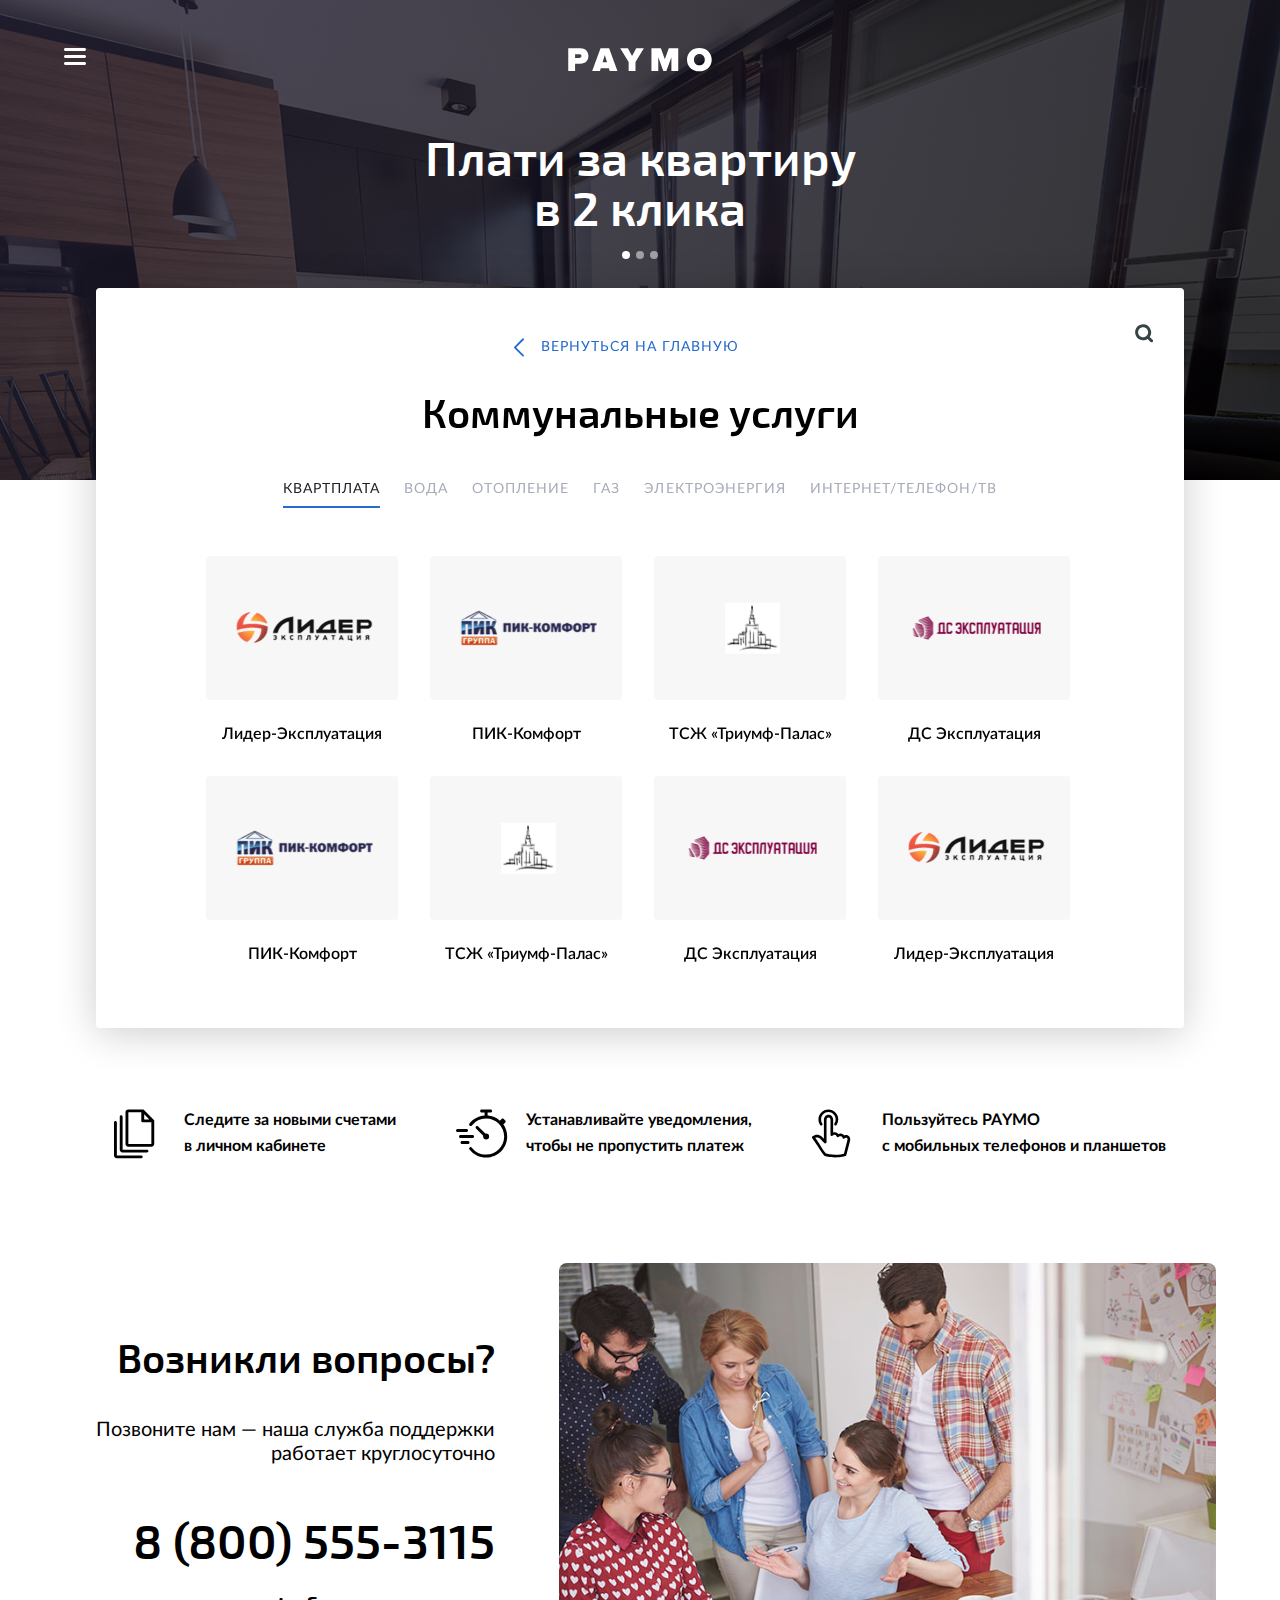
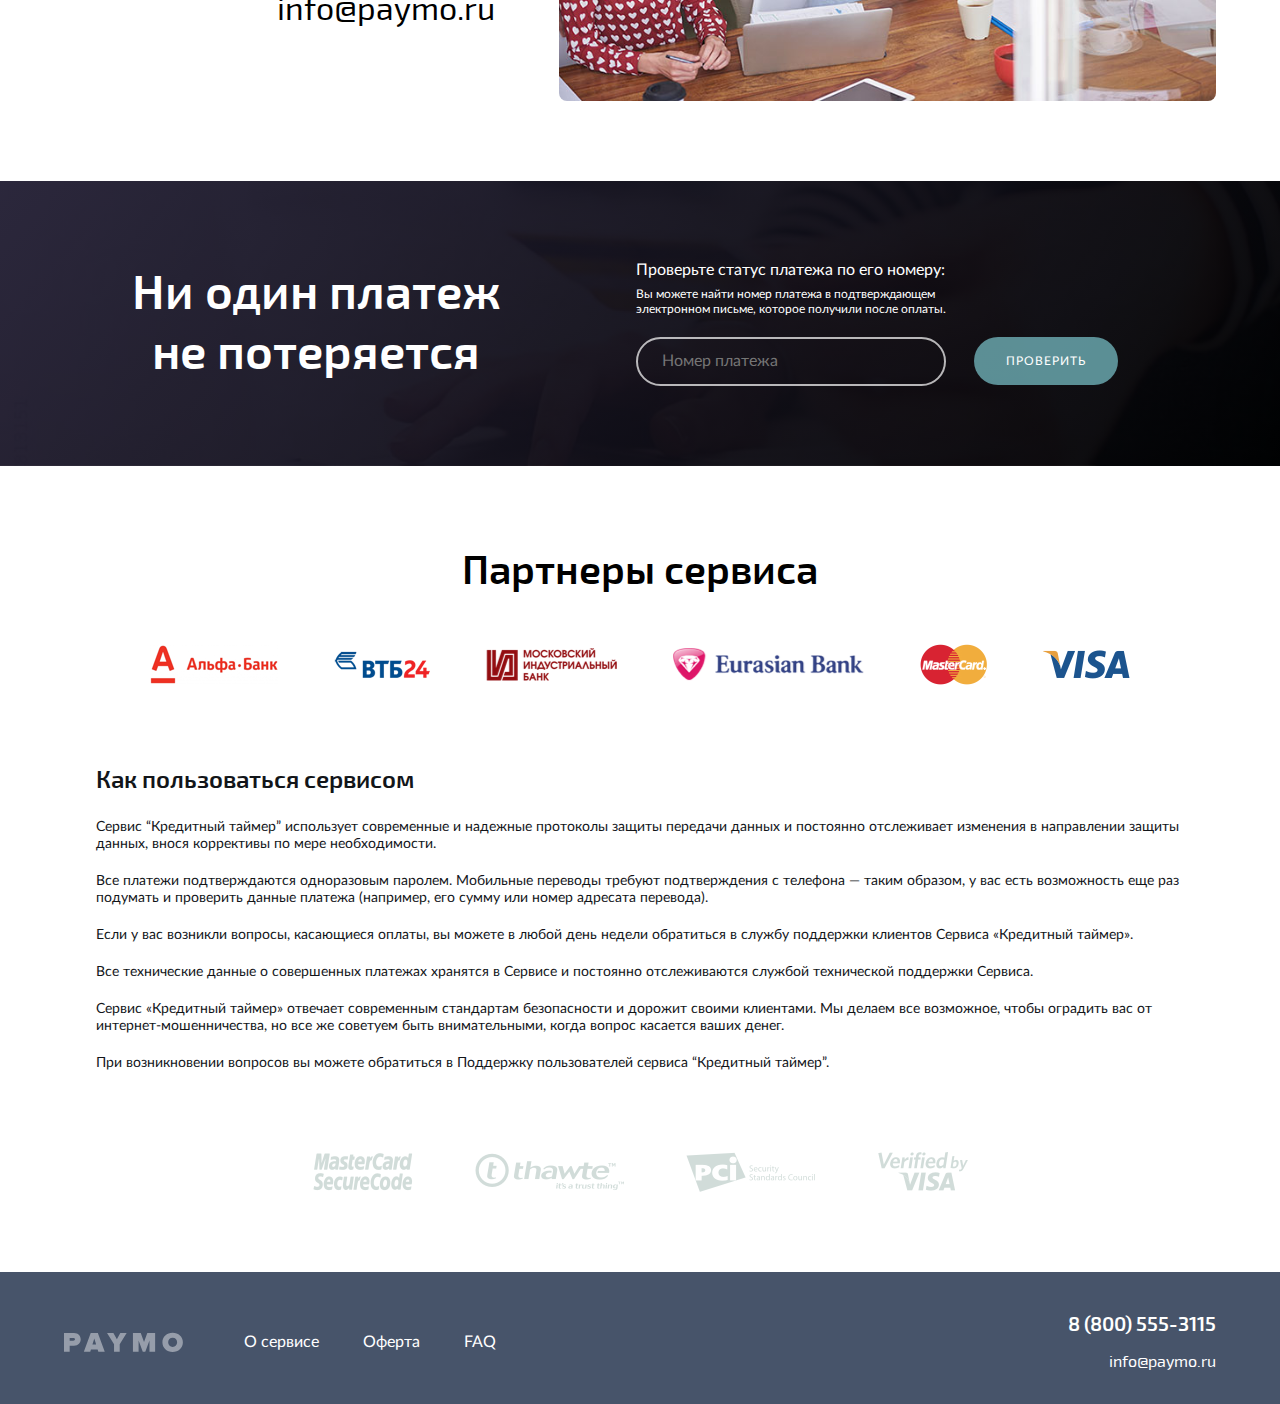
<file: providers.html>
<!DOCTYPE>
<html>
  <head>
    <title>Paymo</title>
    <meta http-equiv="Content-type" content="text/html; charset=utf-8" />
  
    <meta name="format-detection" content="telephone=no"/>
    <meta name="viewport" content="width=device-width, initial-scale=1"/>
  
    <link rel="stylesheet" href="styles/build.css"/>
  </head>
  <body>
    <div class="sidemenu">
      <div class="sidemenu-wrapper">
        <div class="sidemenu-close-button"></div>
        <div class="sidemenu-content">
          <ul class="sidemenu-nav">
            <li>ОПЛАТА УСЛУГ
              <ul>
                <li><a href="providers.html">Коммунальные услуги</a></li>
                <li><a href="providers.html">Оплата кредитов</a></li>
                <li><a href="payment_s3_card.html">Переводы с карты на карту</a></li>
                <li><a href="payment_s3_account.html">Переводы с карты на счет</a></li>
              </ul>
            </li>
          </ul>
          <ul class="sidemenu-nav">
            <li>
              <ul>
                <li><a href="about.html">О сервисе</a></li>
                <li><a href="offer.html">Оферта</a></li>
                <li><a href="faq.html">FAQ</a></li>
              </ul>
            </li>
          </ul>
        </div>
        <div class="sidemenu-footer">
          <div class="sidemenu-phone">8 (800) 555-3115</div>
          <div>info@paymo.ru</div>
        </div>
      </div>
    </div>

    <div class="header">
      <div class="menu-button"></div>
      <a href="index.html" class="header-logo"></a>
      <div id="carousel" class="carousel slide" data-ride="carousel" data-interval="2500">
        <ol class="carousel-indicators">
          <li data-target="#carousel" data-slide-to="0" class="active"></li>
          <li data-target="#carousel" data-slide-to="1"></li>
          <li data-target="#carousel" data-slide-to="2"></li>
        </ol>
        <!-- Carousel items -->
        <div class="carousel-inner">
          <div class="active item" data-src="./images/slides/pay-rent.jpg">
            <h1 class="title">Плати за квартиру<br/> в 2 клика</h1>
          </div>
          <div class="item" data-src="./images/slides/pay-loan.jpg">
            <h1 class="title">Погашай кредит<br/> из дома</h1>
          </div>
          <div class="item" data-src="./images/slides/card-transfer.jpg">
            <h1 class="title">Переводи деньги<br/> на любую карту</h1>
          </div>
        </div>
      </div>
    </div>

    <div class="section main">
      <div class="main-wrapper">
        <div class="providers">
          <div class="providers-search" data-url="data/provider-search.json?searchString={0}">
            <input type="text" />
            <div class="providers-search-list"></div>
          </div>
          <a class="button button__back" href="/">Вернуться на главную</a>
          <h2>Коммунальные услуги</h2>
          <div class="providers-nav">
            <ul class="hidden-xs">
              <li class="active"><a href="#">Квартплата</a></li>
              <li><a href="#">Вода</a></li>
              <li><a href="#">Отопление</a></li>
              <li><a href="#">Газ</a></li>
              <li><a href="#">Электроэнергия</a></li>
              <li><a href="#">Интернет/Телефон/ТВ</a></li>
            </ul>
            <form action="" method="GET" class="visible-xs-inline-block">
              <select name="categoryId" onchange="">
                <option value="">Квартплата</option>
                <option value="">Вода</option>
                <option value="">Отопление</option>
                <option value="">Газ</option>
                <option value="">Электроэнергия</option>
                <option value="">Интернет/телефон/тв</option>
              </select>
            </form>
          </div>
          <div class="providers-list">
            <div class="providers-item">
              <a href="payment_s1.html" class="providers-item_image">
                <img src="images/providers/Leader.png" alt="">
              </a>
              <a href="#" class="providers-item_title">Лидер-Эксплуатация</a>
            </div>
            <div class="providers-item">
              <a href="payment_s1.html" class="providers-item_image">
                <img src="images/providers/PIK-comfort.png" alt="">
              </a>
              <a href="#" class="providers-item_title">ПИК-Комфорт</a>
            </div>
            <div class="providers-item">
              <a href="payment_s1.html" class="providers-item_image">
                <img src="images/providers/Triumph-Palas.png" alt="">
              </a>
              <a href="#" class="providers-item_title">ТСЖ «Триумф-Палас»</a>
            </div>
            <div class="providers-item">
              <a href="payment_s1.html" class="providers-item_image">
                <img src="images/providers/DS.png" alt="">
              </a>
              <a href="#" class="providers-item_title">ДС Эксплуатация</a>
            </div>
            <div class="providers-item">
              <a href="payment_s1.html" class="providers-item_image">
                <img src="images/providers/PIK-comfort.png" alt="">
              </a>
              <a href="#" class="providers-item_title">ПИК-Комфорт</a>
            </div>
            <div class="providers-item">
              <a href="payment_s1.html" class="providers-item_image">
                <img src="images/providers/Triumph-Palas.png" alt="">
              </a>
              <a href="#" class="providers-item_title">ТСЖ «Триумф-Палас»</a>
            </div>
            <div class="providers-item">
              <a href="payment_s1.html" class="providers-item_image">
                <img src="images/providers/DS.png" alt="">
              </a>
              <a href="#" class="providers-item_title">ДС Эксплуатация</a>
            </div>
            <div class="providers-item">
              <a href="payment_s1.html" class="providers-item_image">
                <img src="images/providers/Leader.png" alt="">
              </a>
              <a href="#" class="providers-item_title">Лидер-Эксплуатация</a>
            </div>
          </div>
        </div>
      </div>
    </div>

    <div class="section features">
      <div class="wrapper">
        <div class="features-list">
          <div class="features-item features-item__invoices">Следите за новыми счетами <br> в личном кабинете</div>
          <div class="features-item features-item__notifications">Устанавливайте уведомления, <br> чтобы не пропустить платеж</div>
          <div class="features-item features-item__mobile">Пользуйтесь PAYMO <br> с мобильных телефонов и планшетов</div>
        </div>
      </div>
    </div>
    
    <div class="section support">
      <div class="wrapper">
        <div class="support-content">
          <h2>Возникли вопросы?</h2>
          <div class="support-message">Позвоните нам — наша служба поддержки работает круглосуточно</div>
          <div class="support-phone">8 (800) 555-3115</div>
          <div class="support-email">info@paymo.ru</div>
        </div>
        <div class="support-image">
          <img src="./images/support.jpg" alt="Служба поддержки" />
        </div>
      </div>
    </div>
    
    <div class="section pay-status">
      <div class="wrapper">
        <div class="pay-status-title">
          <h2>Ни один платеж <br> не потеряется</h2>
        </div>
        <div class="pay-status-form">
          <div>Проверьте статус платежа по его номеру:</div>
          <p><small>Вы можете найти номер платежа в подтверждающем<br/> электронном письме, которое получили после оплаты.</small></p>
          <form>
            <input type="text" name="transactionId" placeholder="Номер платежа" />
            <input type="submit" value="Проверить" />
          </form>
        </div>
      </div>
    </div>
    
    <div class="section partners">
      <div class="wrapper">
        <h2>Партнеры сервиса</h2>
        <div class="partners-list">
          <img src="./images/partners/AlfaBank.png" alt="Альфа-банк" />
          <img src="./images/partners/WTB24.png" alt="ВТБ24" />
          <img src="./images/partners/MIB.png" alt="Московский индустриальный банк" />
          <img src="./images/partners/EurasianBank.png" alt="Банка Евразия" />
          <img src="./images/partners/MasterCard.png" alt="MasterCard" />
          <img src="./images/partners/Visa.png" alt="Visa" />
        </div>
      </div>
    </div>
    
    <div class="section howitworks">
      <div class="wrapper">
        <div class="content">
          <h3>Как пользоваться сервисом</h3>
          <p>Сервис “Кредитный таймер” использует современные и надежные протоколы защиты передачи данных и постоянно отслеживает изменения в направлении защиты данных, внося коррективы по мере необходимости.</p>
          <p>Все платежи подтверждаются одноразовым паролем. Мобильные переводы требуют подтверждения с телефона — таким образом, у вас есть возможность еще раз подумать и проверить данные платежа (например, его сумму или номер адресата перевода).</p>
          <p>Если у вас возникли вопросы, касающиеся оплаты, вы можете в любой день недели обратиться в службу поддержки клиентов Сервиса «Кредитный таймер».</p>
          <p>Все технические данные о совершенных платежах хранятся в Сервисе и постоянно отслеживаются службой технической поддержки Сервиса.</p>
          <p>Сервис «Кредитный таймер» отвечает современным стандартам безопасности и дорожит своими клиентами. Мы делаем все возможное, чтобы оградить вас от интернет-мошенничества, но все же советуем быть внимательными, когда вопрос касается ваших денег.</p>
          <p>При возникновении вопросов вы можете обратиться в Поддержку пользователей сервиса “Кредитный таймер”.</p>
        </div>
      </div>
    </div>
    
    <div class="section certificates">
      <div class="wrapper">
        <div class="certificates-list">
          <div class="certificates-item">
            <img src="./images/certificates/mastercard.png" srcset="./images/certificates/mastercard@2x.png 2x" alt="" />
          </div>
          <div class="certificates-item">
            <img src="./images/certificates/thawte.png" srcset="./images/certificates/thawte@2x.png 2x" alt="" />
          </div>
          <div class="certificates-item">
            <img src="./images/certificates/pci.png" srcset="./images/certificates/pci@2x.png 2x" alt="" />
          </div>
          <div class="certificates-item">
            <img src="./images/certificates/visa.png" srcset="./images/certificates/visa@2x.png 2x" alt="" />
          </div>
        </div>
      </div>
    </div>

    <div class="footer">
      <div class="wrapper">
        <div class="footer-container">
          <ul class="footer-nav">
            <li><a href="about.html">О сервисе</a></li>
            <li><a href="offer.html">Оферта</a></li>
            <li><a href="faq.html">FAQ</a></li>
          </ul>
          <div class="footer-contacts">
            <div class="footer-contacts_phone">8 (800) 555-3115</div>
            <div>info@paymo.ru</div>
          </div>
        </div>
      </div>
    </div>

    <script src="js/build.js"></script>
  </body>
</html>
</file>
